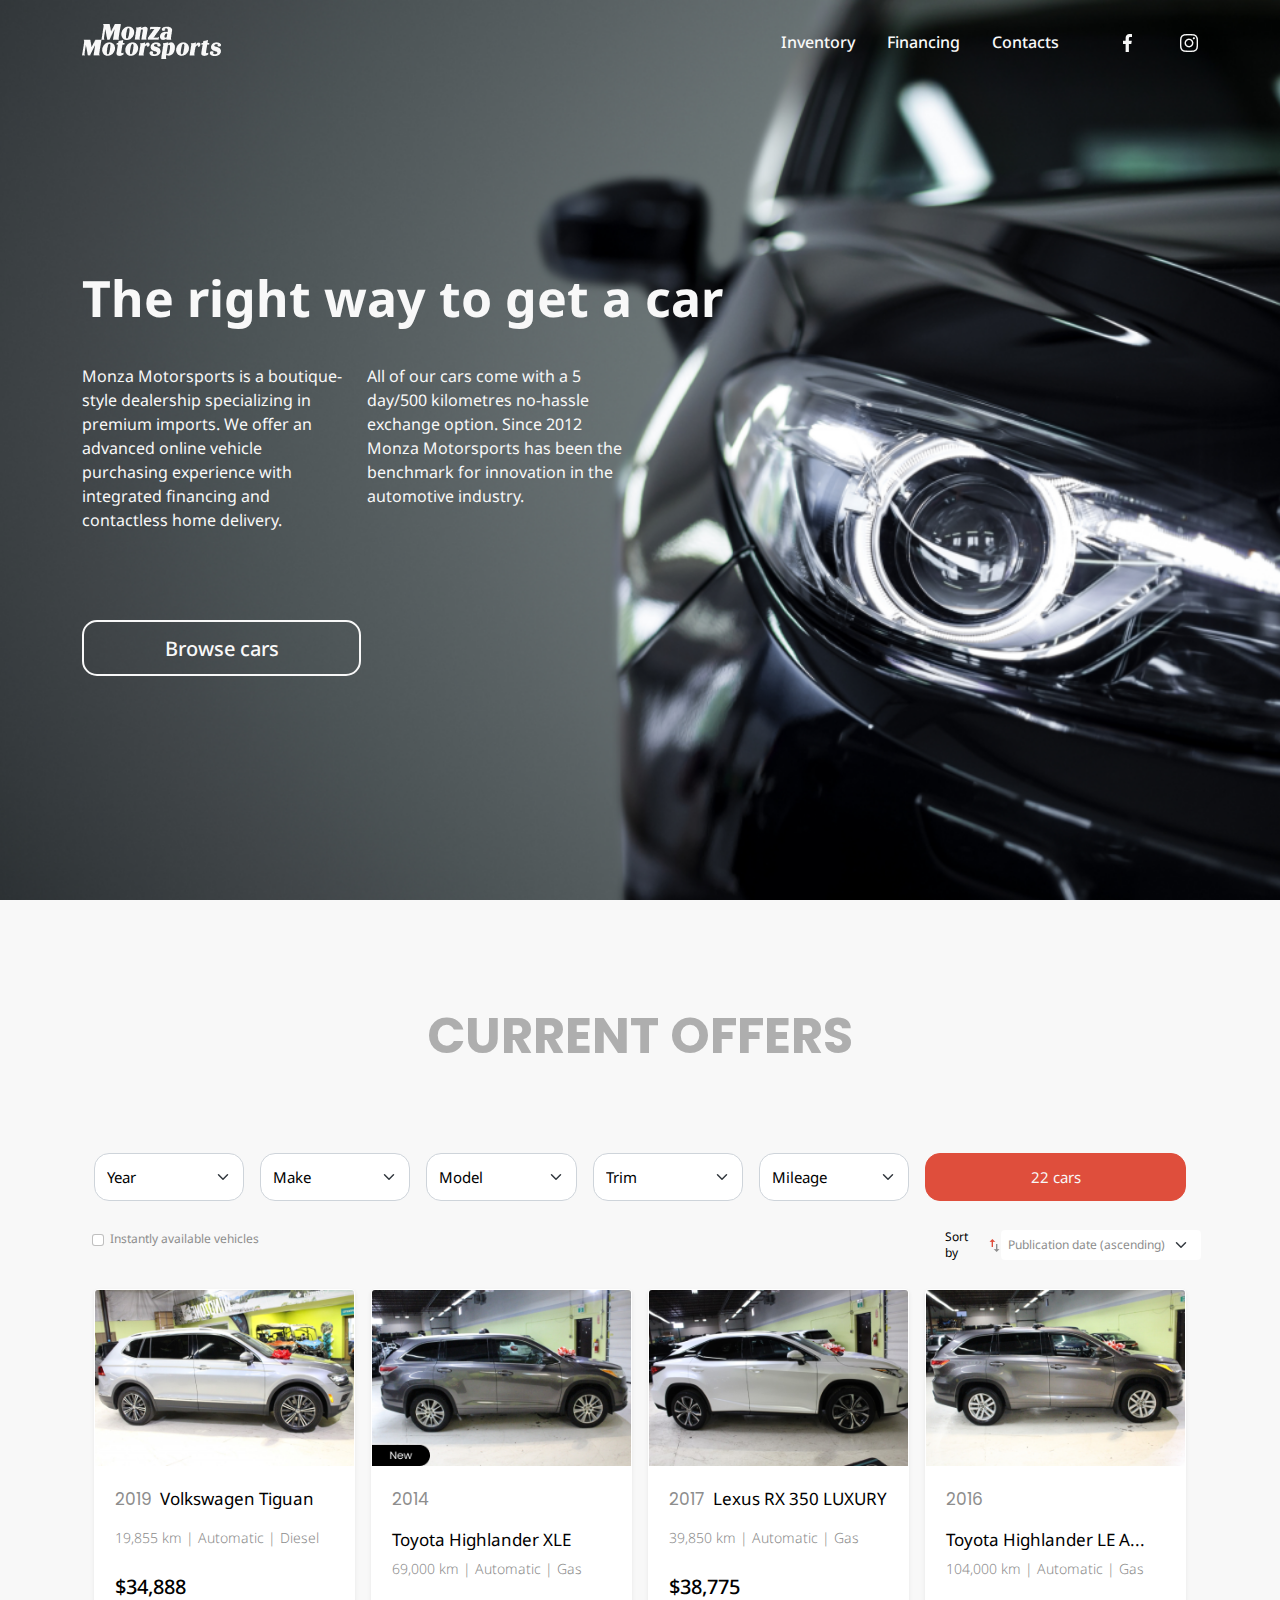
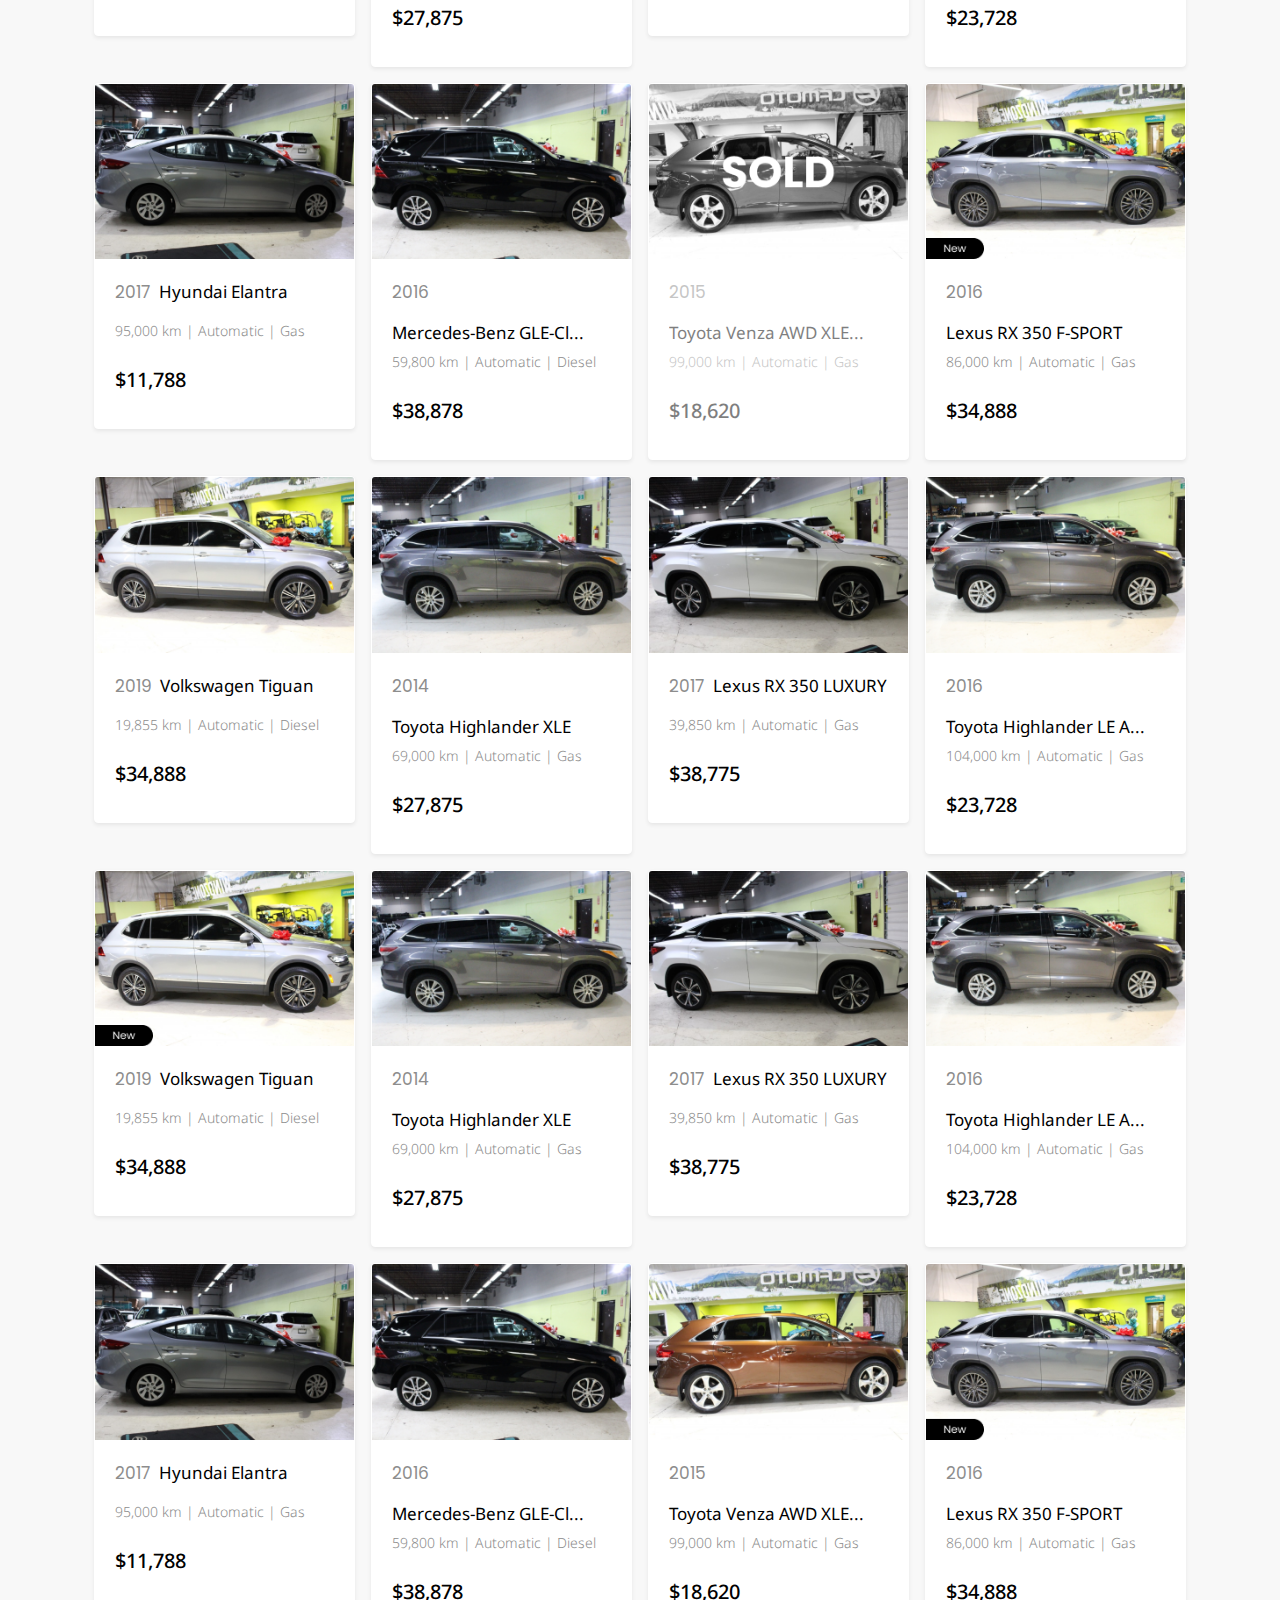
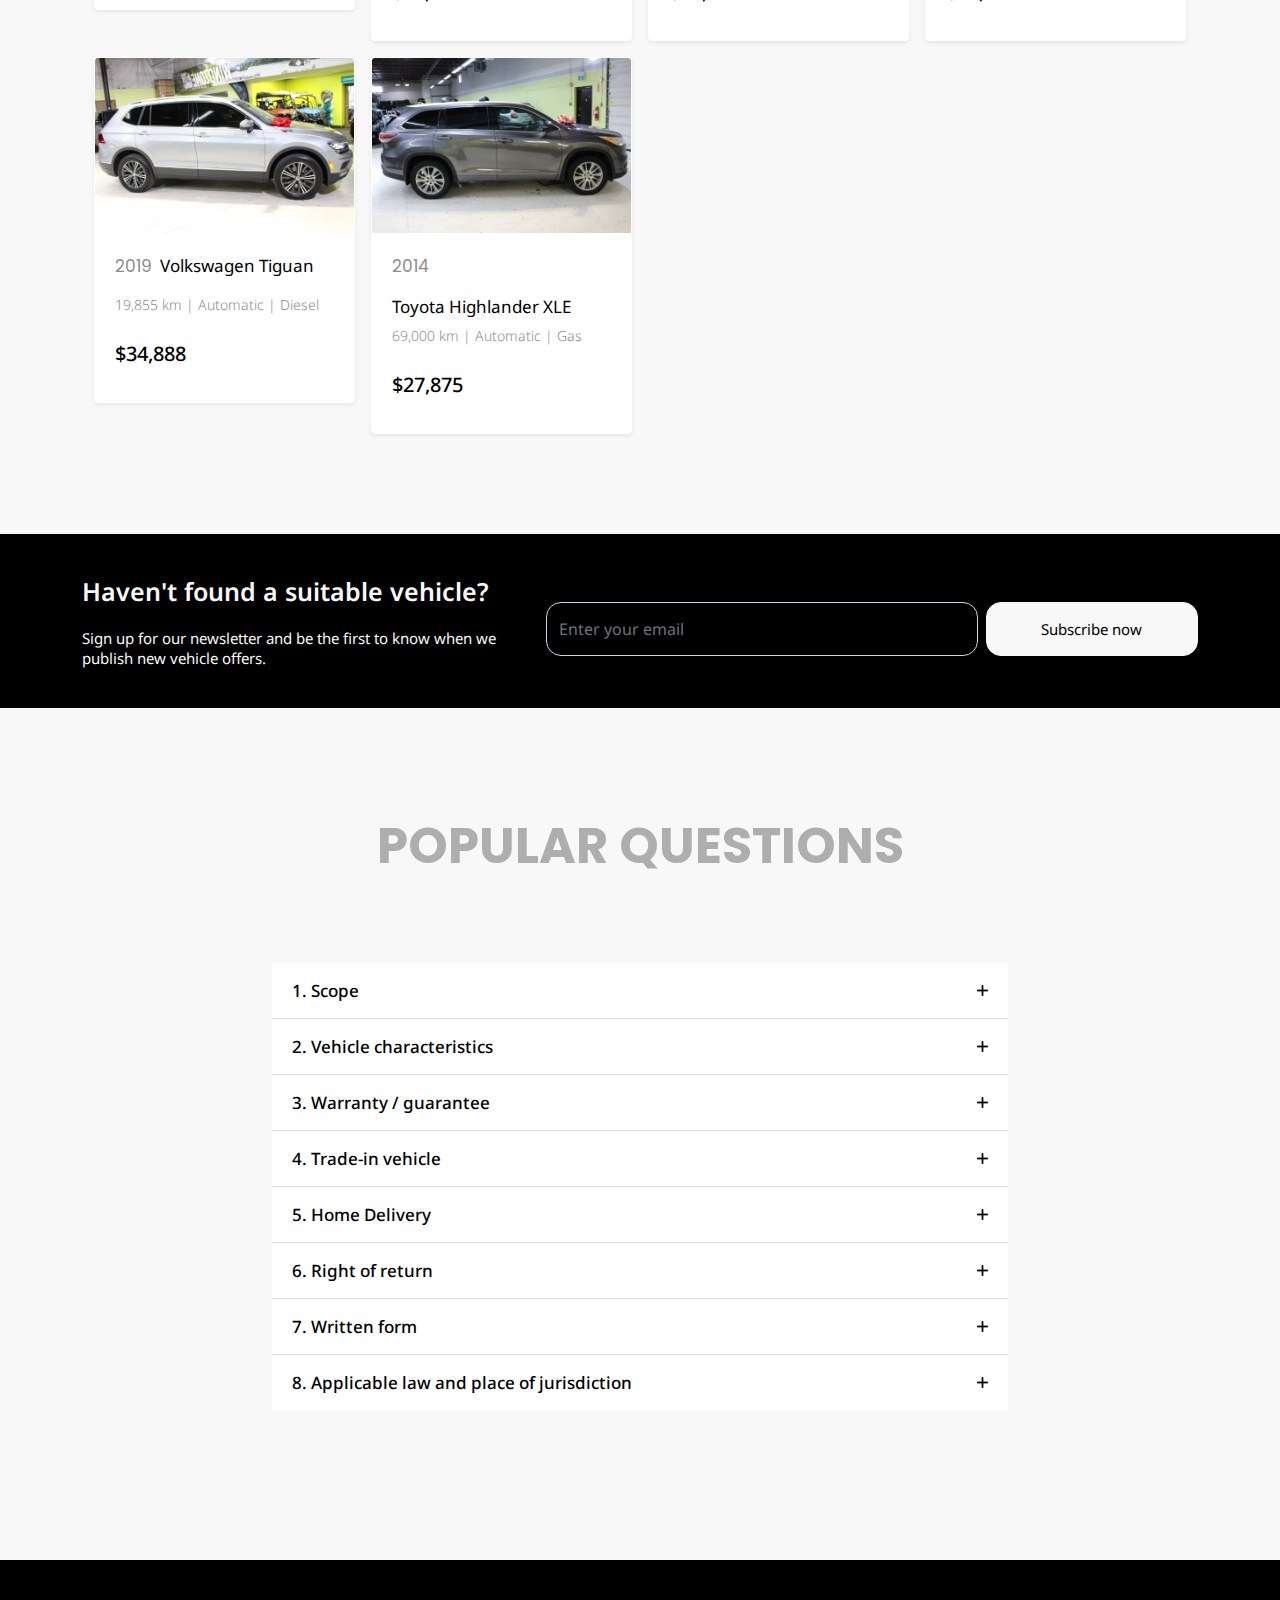
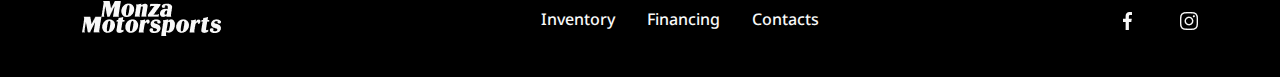
<file: index.html>
<!doctype html><html lang="en"><head><meta charset="utf-8"/><meta name="viewport" content="width=device-width,initial-scale=1"/><link rel="icon" href="./images/main logo black.svg"/><title>Monza Motosports</title><link href="./static/css/main.fe4e1245.chunk.css" rel="stylesheet"></head><body><div id="root"></div><script src="https://cdn.jsdelivr.net/npm/@popperjs/core@2.9.2/dist/umd/popper.min.js" integrity="sha384-IQsoLXl5PILFhosVNubq5LC7Qb9DXgDA9i+tQ8Zj3iwWAwPtgFTxbJ8NT4GN1R8p" crossorigin="anonymous"></script><script src="https://cdn.jsdelivr.net/npm/bootstrap@5.0.2/dist/js/bootstrap.min.js" integrity="sha384-cVKIPhGWiC2Al4u+LWgxfKTRIcfu0JTxR+EQDz/bgldoEyl4H0zUF0QKbrJ0EcQF" crossorigin="anonymous"></script><script>!function(e){function t(t){for(var n,a,p=t[0],c=t[1],i=t[2],f=0,s=[];f<p.length;f++)a=p[f],Object.prototype.hasOwnProperty.call(o,a)&&o[a]&&s.push(o[a][0]),o[a]=0;for(n in c)Object.prototype.hasOwnProperty.call(c,n)&&(e[n]=c[n]);for(l&&l(t);s.length;)s.shift()();return u.push.apply(u,i||[]),r()}function r(){for(var e,t=0;t<u.length;t++){for(var r=u[t],n=!0,p=1;p<r.length;p++){var c=r[p];0!==o[c]&&(n=!1)}n&&(u.splice(t--,1),e=a(a.s=r[0]))}return e}var n={},o={1:0},u=[];function a(t){if(n[t])return n[t].exports;var r=n[t]={i:t,l:!1,exports:{}};return e[t].call(r.exports,r,r.exports,a),r.l=!0,r.exports}a.m=e,a.c=n,a.d=function(e,t,r){a.o(e,t)||Object.defineProperty(e,t,{enumerable:!0,get:r})},a.r=function(e){"undefined"!=typeof Symbol&&Symbol.toStringTag&&Object.defineProperty(e,Symbol.toStringTag,{value:"Module"}),Object.defineProperty(e,"__esModule",{value:!0})},a.t=function(e,t){if(1&t&&(e=a(e)),8&t)return e;if(4&t&&"object"==typeof e&&e&&e.__esModule)return e;var r=Object.create(null);if(a.r(r),Object.defineProperty(r,"default",{enumerable:!0,value:e}),2&t&&"string"!=typeof e)for(var n in e)a.d(r,n,function(t){return e[t]}.bind(null,n));return r},a.n=function(e){var t=e&&e.__esModule?function(){return e.default}:function(){return e};return a.d(t,"a",t),t},a.o=function(e,t){return Object.prototype.hasOwnProperty.call(e,t)},a.p="./";var p=this["webpackJsonpreact-typescript-starter-pack"]=this["webpackJsonpreact-typescript-starter-pack"]||[],c=p.push.bind(p);p.push=t,p=p.slice();for(var i=0;i<p.length;i++)t(p[i]);var l=c;r()}([])</script><script src="./static/js/2.d3f70a01.chunk.js"></script><script src="./static/js/main.1cbaee66.chunk.js"></script></body></html>
</file>
<file: static/css/main.fe4e1245.chunk.css>
@import url(https://fonts.googleapis.com/css2?family=Noto+Sans:wght@300;400;500;600;700&display=swap);@import url(https://fonts.googleapis.com/css2?family=Poppins:wght@400;700&display=swap);
/*!
 * Bootstrap v5.1.3 (https://getbootstrap.com/)
 * Copyright 2011-2021 The Bootstrap Authors
 * Copyright 2011-2021 Twitter, Inc.
 * Licensed under MIT (https://github.com/twbs/bootstrap/blob/main/LICENSE)
 */@-webkit-keyframes progress-bar-stripes{0%{background-position-x:1rem}}@-webkit-keyframes spinner-border{to{-webkit-transform:rotate(1turn);transform:rotate(1turn)}}@-webkit-keyframes spinner-grow{0%{-webkit-transform:scale(0);transform:scale(0)}50%{opacity:1;-webkit-transform:none;transform:none}}@-webkit-keyframes placeholder-glow{50%{opacity:.2}}@-webkit-keyframes placeholder-wave{to{-webkit-mask-position:-200% 0;mask-position:-200% 0}}/*!
 * Bootstrap v5.1.3 (https://getbootstrap.com/)
 * Copyright 2011-2021 The Bootstrap Authors
 * Copyright 2011-2021 Twitter, Inc.
 * Licensed under MIT (https://github.com/twbs/bootstrap/blob/main/LICENSE)
 */:root{--bs-blue:#0d6efd;--bs-indigo:#6610f2;--bs-purple:#6f42c1;--bs-pink:#d63384;--bs-red:#dc3545;--bs-orange:#fd7e14;--bs-yellow:#ffc107;--bs-green:#198754;--bs-teal:#20c997;--bs-cyan:#0dcaf0;--bs-white:#fff;--bs-gray:#6c757d;--bs-gray-dark:#343a40;--bs-gray-100:#f8f9fa;--bs-gray-200:#e9ecef;--bs-gray-300:#dee2e6;--bs-gray-400:#ced4da;--bs-gray-500:#adb5bd;--bs-gray-600:#6c757d;--bs-gray-700:#495057;--bs-gray-800:#343a40;--bs-gray-900:#212529;--bs-primary:#0d6efd;--bs-secondary:#6c757d;--bs-success:#198754;--bs-info:#0dcaf0;--bs-warning:#ffc107;--bs-danger:#dc3545;--bs-light:#f8f9fa;--bs-dark:#212529;--bs-textColor:#000;--bs-backgroundColor:#f8f8f8;--bs-brandColor:#df4e3c;--bs-H2Option:#aeaeae;--bs-textPossibleOption:#8d8d8d;--bs-validationColor:#507a36;--bs-errorColor:#ff2307;--bs-primary-rgb:13,110,253;--bs-secondary-rgb:108,117,125;--bs-success-rgb:25,135,84;--bs-info-rgb:13,202,240;--bs-warning-rgb:255,193,7;--bs-danger-rgb:220,53,69;--bs-light-rgb:248,249,250;--bs-dark-rgb:33,37,41;--bs-white-rgb:255,255,255;--bs-black-rgb:0,0,0;--bs-body-color-rgb:33,37,41;--bs-body-bg-rgb:255,255,255;--bs-font-sans-serif:system-ui,-apple-system,"Segoe UI",Roboto,"Helvetica Neue",Arial,"Noto Sans","Liberation Sans",sans-serif,"Apple Color Emoji","Segoe UI Emoji","Segoe UI Symbol","Noto Color Emoji";--bs-font-monospace:SFMono-Regular,Menlo,Monaco,Consolas,"Liberation Mono","Courier New",monospace;--bs-gradient:linear-gradient(180deg,hsla(0,0%,100%,0.15),hsla(0,0%,100%,0));--bs-body-font-family:var(--bs-font-sans-serif);--bs-body-font-size:1rem;--bs-body-font-weight:400;--bs-body-line-height:1.5;--bs-body-color:#212529;--bs-body-bg:#fff}*,:after,:before{box-sizing:border-box}@media (prefers-reduced-motion:no-preference){:root{scroll-behavior:smooth}}body{margin:0;font-family:system-ui,-apple-system,"Segoe UI",Roboto,"Helvetica Neue",Arial,"Noto Sans","Liberation Sans",sans-serif,"Apple Color Emoji","Segoe UI Emoji","Segoe UI Symbol","Noto Color Emoji";font-family:var(--bs-body-font-family);font-size:1rem;font-size:var(--bs-body-font-size);font-weight:400;font-weight:var(--bs-body-font-weight);line-height:1.5;line-height:var(--bs-body-line-height);color:#212529;color:var(--bs-body-color);text-align:var(--bs-body-text-align);background-color:#fff;background-color:var(--bs-body-bg);-webkit-text-size-adjust:100%;-webkit-tap-highlight-color:rgba(0,0,0,0)}hr{margin:1rem 0;color:inherit;background-color:currentColor;border:0;opacity:.25}hr:not([size]){height:1px}.h1,.h2,.h3,.h4,.h5,.h6,h1,h2,h3,h4,h5,h6{margin-top:0;margin-bottom:.5rem;font-weight:500;line-height:1.2}.h1,h1{font-size:calc(1.375rem + 1.5vw)}@media (min-width:1200px){.h1,h1{font-size:2.5rem}}.h2,h2{font-size:calc(1.325rem + .9vw)}@media (min-width:1200px){.h2,h2{font-size:2rem}}.h3,h3{font-size:calc(1.3rem + .6vw)}@media (min-width:1200px){.h3,h3{font-size:1.75rem}}.h4,h4{font-size:calc(1.275rem + .3vw)}@media (min-width:1200px){.h4,h4{font-size:1.5rem}}.h5,h5{font-size:1.25rem}.h6,h6{font-size:1rem}p{margin-top:0;margin-bottom:1rem}abbr[data-bs-original-title],abbr[title]{-webkit-text-decoration:underline dotted;text-decoration:underline dotted;cursor:help;-webkit-text-decoration-skip-ink:none;text-decoration-skip-ink:none}address{margin-bottom:1rem;font-style:normal;line-height:inherit}ol,ul{padding-left:2rem}dl,ol,ul{margin-top:0;margin-bottom:1rem}ol ol,ol ul,ul ol,ul ul{margin-bottom:0}dt{font-weight:700}dd{margin-bottom:.5rem;margin-left:0}blockquote{margin:0 0 1rem}b,strong{font-weight:bolder}.small,small{font-size:.875em}.mark,mark{padding:.2em;background-color:#fcf8e3}sub,sup{position:relative;font-size:.75em;line-height:0;vertical-align:baseline}sub{bottom:-.25em}sup{top:-.5em}a{color:#0d6efd;text-decoration:underline}a:hover{color:#0a58ca}a:not([href]):not([class]),a:not([href]):not([class]):hover{color:inherit;text-decoration:none}code,kbd,pre,samp{font-family:SFMono-Regular,Menlo,Monaco,Consolas,"Liberation Mono","Courier New",monospace;font-family:var(--bs-font-monospace);font-size:1em;direction:ltr;unicode-bidi:bidi-override}pre{display:block;margin-top:0;margin-bottom:1rem;overflow:auto;font-size:.875em}pre code{font-size:inherit;color:inherit;word-break:normal}code{font-size:.875em;color:#d63384;word-wrap:break-word}a>code{color:inherit}kbd{padding:.2rem .4rem;font-size:.875em;color:#fff;background-color:#212529;border-radius:.2rem}kbd kbd{padding:0;font-size:1em;font-weight:700}figure{margin:0 0 1rem}img,svg{vertical-align:middle}table{caption-side:bottom;border-collapse:collapse}caption{padding-top:.5rem;padding-bottom:.5rem;color:#6c757d;text-align:left}th{text-align:inherit;text-align:-webkit-match-parent}tbody,td,tfoot,th,thead,tr{border:0 solid;border-color:inherit}label{display:inline-block}button{border-radius:0}button:focus:not(:focus-visible){outline:0}button,input,optgroup,select,textarea{margin:0;font-family:inherit;font-size:inherit;line-height:inherit}button,select{text-transform:none}[role=button]{cursor:pointer}select{word-wrap:normal}select:disabled{opacity:1}[list]::-webkit-calendar-picker-indicator{display:none}[type=button],[type=reset],[type=submit],button{-webkit-appearance:button}[type=button]:not(:disabled),[type=reset]:not(:disabled),[type=submit]:not(:disabled),button:not(:disabled){cursor:pointer}::-moz-focus-inner{padding:0;border-style:none}textarea{resize:vertical}fieldset{min-width:0;padding:0;margin:0;border:0}legend{float:left;width:100%;padding:0;margin-bottom:.5rem;font-size:calc(1.275rem + .3vw);line-height:inherit}@media (min-width:1200px){legend{font-size:1.5rem}}legend+*{clear:left}::-webkit-datetime-edit-day-field,::-webkit-datetime-edit-fields-wrapper,::-webkit-datetime-edit-hour-field,::-webkit-datetime-edit-minute,::-webkit-datetime-edit-month-field,::-webkit-datetime-edit-text,::-webkit-datetime-edit-year-field{padding:0}::-webkit-inner-spin-button{height:auto}[type=search]{outline-offset:-2px;-webkit-appearance:textfield}::-webkit-search-decoration{-webkit-appearance:none}::-webkit-color-swatch-wrapper{padding:0}::file-selector-button{font:inherit}::-webkit-file-upload-button{font:inherit;-webkit-appearance:button}output{display:inline-block}iframe{border:0}summary{display:list-item;cursor:pointer}progress{vertical-align:baseline}[hidden]{display:none!important}.lead{font-size:1.25rem;font-weight:300}.display-1{font-size:calc(1.625rem + 4.5vw);font-weight:300;line-height:1.2}@media (min-width:1200px){.display-1{font-size:5rem}}.display-2{font-size:calc(1.575rem + 3.9vw);font-weight:300;line-height:1.2}@media (min-width:1200px){.display-2{font-size:4.5rem}}.display-3{font-size:calc(1.525rem + 3.3vw);font-weight:300;line-height:1.2}@media (min-width:1200px){.display-3{font-size:4rem}}.display-4{font-size:calc(1.475rem + 2.7vw);font-weight:300;line-height:1.2}@media (min-width:1200px){.display-4{font-size:3.5rem}}.display-5{font-size:calc(1.425rem + 2.1vw);font-weight:300;line-height:1.2}@media (min-width:1200px){.display-5{font-size:3rem}}.display-6{font-size:calc(1.375rem + 1.5vw);font-weight:300;line-height:1.2}@media (min-width:1200px){.display-6{font-size:2.5rem}}.list-inline,.list-unstyled{padding-left:0;list-style:none}.list-inline-item{display:inline-block}.list-inline-item:not(:last-child){margin-right:.5rem}.initialism{font-size:.875em;text-transform:uppercase}.blockquote{margin-bottom:1rem;font-size:1.25rem}.blockquote>:last-child{margin-bottom:0}.blockquote-footer{margin-top:-1rem;margin-bottom:1rem;font-size:.875em;color:#6c757d}.blockquote-footer:before{content:"\2014\00A0"}.img-fluid,.img-thumbnail{max-width:100%;height:auto}.img-thumbnail{padding:.25rem;background-color:#fff;border:1px solid #dee2e6;border-radius:.25rem}.figure{display:inline-block}.figure-img{margin-bottom:.5rem;line-height:1}.figure-caption{font-size:.875em;color:#6c757d}.container,.container-fluid,.container-lg,.container-md,.container-sm,.container-xl,.container-xxl{width:100%;padding-right:.75rem;padding-right:var(--bs-gutter-x,.75rem);padding-left:.75rem;padding-left:var(--bs-gutter-x,.75rem);margin-right:auto;margin-left:auto}@media (min-width:576px){.container,.container-sm{max-width:540px}}@media (min-width:768px){.container,.container-md,.container-sm{max-width:720px}}@media (min-width:992px){.container,.container-lg,.container-md,.container-sm{max-width:960px}}@media (min-width:1200px){.container,.container-lg,.container-md,.container-sm,.container-xl{max-width:1140px}}@media (min-width:1400px){.container,.container-lg,.container-md,.container-sm,.container-xl,.container-xxl{max-width:1320px}}.row{--bs-gutter-x:1.5rem;--bs-gutter-y:0;display:-webkit-flex;display:flex;-webkit-flex-wrap:wrap;flex-wrap:wrap;margin-top:calc(var(--bs-gutter-y)*-1);margin-right:calc(var(--bs-gutter-x)*-0.5);margin-left:calc(var(--bs-gutter-x)*-0.5)}.row>*{-webkit-flex-shrink:0;flex-shrink:0;width:100%;max-width:100%;padding-right:calc(var(--bs-gutter-x)*0.5);padding-left:calc(var(--bs-gutter-x)*0.5);margin-top:var(--bs-gutter-y)}.col{-webkit-flex:1 0;flex:1 0}.row-cols-auto>*{width:auto}.row-cols-1>*,.row-cols-auto>*{-webkit-flex:0 0 auto;flex:0 0 auto}.row-cols-1>*{width:100%}.row-cols-2>*{width:50%}.row-cols-2>*,.row-cols-3>*{-webkit-flex:0 0 auto;flex:0 0 auto}.row-cols-3>*{width:33.33333%}.row-cols-4>*{width:25%}.row-cols-4>*,.row-cols-5>*{-webkit-flex:0 0 auto;flex:0 0 auto}.row-cols-5>*{width:20%}.row-cols-6>*{width:16.66667%}.col-auto,.row-cols-6>*{-webkit-flex:0 0 auto;flex:0 0 auto}.col-auto{width:auto}.col-1{width:8.33333%}.col-1,.col-2{-webkit-flex:0 0 auto;flex:0 0 auto}.col-2{width:16.66667%}.col-3{width:25%}.col-3,.col-4{-webkit-flex:0 0 auto;flex:0 0 auto}.col-4{width:33.33333%}.col-5{width:41.66667%}.col-5,.col-6{-webkit-flex:0 0 auto;flex:0 0 auto}.col-6{width:50%}.col-7{width:58.33333%}.col-7,.col-8{-webkit-flex:0 0 auto;flex:0 0 auto}.col-8{width:66.66667%}.col-9{width:75%}.col-9,.col-10{-webkit-flex:0 0 auto;flex:0 0 auto}.col-10{width:83.33333%}.col-11{width:91.66667%}.col-11,.col-12{-webkit-flex:0 0 auto;flex:0 0 auto}.col-12{width:100%}.offset-1{margin-left:8.33333%}.offset-2{margin-left:16.66667%}.offset-3{margin-left:25%}.offset-4{margin-left:33.33333%}.offset-5{margin-left:41.66667%}.offset-6{margin-left:50%}.offset-7{margin-left:58.33333%}.offset-8{margin-left:66.66667%}.offset-9{margin-left:75%}.offset-10{margin-left:83.33333%}.offset-11{margin-left:91.66667%}.g-0,.gx-0{--bs-gutter-x:0}.g-0,.gy-0{--bs-gutter-y:0}.g-1,.gx-1{--bs-gutter-x:.25rem}.g-1,.gy-1{--bs-gutter-y:.25rem}.g-2,.gx-2{--bs-gutter-x:.5rem}.g-2,.gy-2{--bs-gutter-y:.5rem}.g-3,.gx-3{--bs-gutter-x:1rem}.g-3,.gy-3{--bs-gutter-y:1rem}.g-4,.gx-4{--bs-gutter-x:1.5rem}.g-4,.gy-4{--bs-gutter-y:1.5rem}.g-5,.gx-5{--bs-gutter-x:3rem}.g-5,.gy-5{--bs-gutter-y:3rem}@media (min-width:576px){.col-sm{-webkit-flex:1 0;flex:1 0}.row-cols-sm-auto>*{-webkit-flex:0 0 auto;flex:0 0 auto;width:auto}.row-cols-sm-1>*{width:100%}.row-cols-sm-1>*,.row-cols-sm-2>*{-webkit-flex:0 0 auto;flex:0 0 auto}.row-cols-sm-2>*{width:50%}.row-cols-sm-3>*{width:33.33333%}.row-cols-sm-3>*,.row-cols-sm-4>*{-webkit-flex:0 0 auto;flex:0 0 auto}.row-cols-sm-4>*{width:25%}.row-cols-sm-5>*{width:20%}.row-cols-sm-5>*,.row-cols-sm-6>*{-webkit-flex:0 0 auto;flex:0 0 auto}.row-cols-sm-6>*{width:16.66667%}.col-sm-auto{width:auto}.col-sm-1,.col-sm-auto{-webkit-flex:0 0 auto;flex:0 0 auto}.col-sm-1{width:8.33333%}.col-sm-2{width:16.66667%}.col-sm-2,.col-sm-3{-webkit-flex:0 0 auto;flex:0 0 auto}.col-sm-3{width:25%}.col-sm-4{width:33.33333%}.col-sm-4,.col-sm-5{-webkit-flex:0 0 auto;flex:0 0 auto}.col-sm-5{width:41.66667%}.col-sm-6{width:50%}.col-sm-6,.col-sm-7{-webkit-flex:0 0 auto;flex:0 0 auto}.col-sm-7{width:58.33333%}.col-sm-8{width:66.66667%}.col-sm-8,.col-sm-9{-webkit-flex:0 0 auto;flex:0 0 auto}.col-sm-9{width:75%}.col-sm-10{width:83.33333%}.col-sm-10,.col-sm-11{-webkit-flex:0 0 auto;flex:0 0 auto}.col-sm-11{width:91.66667%}.col-sm-12{-webkit-flex:0 0 auto;flex:0 0 auto;width:100%}.offset-sm-0{margin-left:0}.offset-sm-1{margin-left:8.33333%}.offset-sm-2{margin-left:16.66667%}.offset-sm-3{margin-left:25%}.offset-sm-4{margin-left:33.33333%}.offset-sm-5{margin-left:41.66667%}.offset-sm-6{margin-left:50%}.offset-sm-7{margin-left:58.33333%}.offset-sm-8{margin-left:66.66667%}.offset-sm-9{margin-left:75%}.offset-sm-10{margin-left:83.33333%}.offset-sm-11{margin-left:91.66667%}.g-sm-0,.gx-sm-0{--bs-gutter-x:0}.g-sm-0,.gy-sm-0{--bs-gutter-y:0}.g-sm-1,.gx-sm-1{--bs-gutter-x:.25rem}.g-sm-1,.gy-sm-1{--bs-gutter-y:.25rem}.g-sm-2,.gx-sm-2{--bs-gutter-x:.5rem}.g-sm-2,.gy-sm-2{--bs-gutter-y:.5rem}.g-sm-3,.gx-sm-3{--bs-gutter-x:1rem}.g-sm-3,.gy-sm-3{--bs-gutter-y:1rem}.g-sm-4,.gx-sm-4{--bs-gutter-x:1.5rem}.g-sm-4,.gy-sm-4{--bs-gutter-y:1.5rem}.g-sm-5,.gx-sm-5{--bs-gutter-x:3rem}.g-sm-5,.gy-sm-5{--bs-gutter-y:3rem}}@media (min-width:768px){.col-md{-webkit-flex:1 0;flex:1 0}.row-cols-md-auto>*{-webkit-flex:0 0 auto;flex:0 0 auto;width:auto}.row-cols-md-1>*{width:100%}.row-cols-md-1>*,.row-cols-md-2>*{-webkit-flex:0 0 auto;flex:0 0 auto}.row-cols-md-2>*{width:50%}.row-cols-md-3>*{width:33.33333%}.row-cols-md-3>*,.row-cols-md-4>*{-webkit-flex:0 0 auto;flex:0 0 auto}.row-cols-md-4>*{width:25%}.row-cols-md-5>*{width:20%}.row-cols-md-5>*,.row-cols-md-6>*{-webkit-flex:0 0 auto;flex:0 0 auto}.row-cols-md-6>*{width:16.66667%}.col-md-auto{width:auto}.col-md-1,.col-md-auto{-webkit-flex:0 0 auto;flex:0 0 auto}.col-md-1{width:8.33333%}.col-md-2{width:16.66667%}.col-md-2,.col-md-3{-webkit-flex:0 0 auto;flex:0 0 auto}.col-md-3{width:25%}.col-md-4{width:33.33333%}.col-md-4,.col-md-5{-webkit-flex:0 0 auto;flex:0 0 auto}.col-md-5{width:41.66667%}.col-md-6{width:50%}.col-md-6,.col-md-7{-webkit-flex:0 0 auto;flex:0 0 auto}.col-md-7{width:58.33333%}.col-md-8{width:66.66667%}.col-md-8,.col-md-9{-webkit-flex:0 0 auto;flex:0 0 auto}.col-md-9{width:75%}.col-md-10{width:83.33333%}.col-md-10,.col-md-11{-webkit-flex:0 0 auto;flex:0 0 auto}.col-md-11{width:91.66667%}.col-md-12{-webkit-flex:0 0 auto;flex:0 0 auto;width:100%}.offset-md-0{margin-left:0}.offset-md-1{margin-left:8.33333%}.offset-md-2{margin-left:16.66667%}.offset-md-3{margin-left:25%}.offset-md-4{margin-left:33.33333%}.offset-md-5{margin-left:41.66667%}.offset-md-6{margin-left:50%}.offset-md-7{margin-left:58.33333%}.offset-md-8{margin-left:66.66667%}.offset-md-9{margin-left:75%}.offset-md-10{margin-left:83.33333%}.offset-md-11{margin-left:91.66667%}.g-md-0,.gx-md-0{--bs-gutter-x:0}.g-md-0,.gy-md-0{--bs-gutter-y:0}.g-md-1,.gx-md-1{--bs-gutter-x:.25rem}.g-md-1,.gy-md-1{--bs-gutter-y:.25rem}.g-md-2,.gx-md-2{--bs-gutter-x:.5rem}.g-md-2,.gy-md-2{--bs-gutter-y:.5rem}.g-md-3,.gx-md-3{--bs-gutter-x:1rem}.g-md-3,.gy-md-3{--bs-gutter-y:1rem}.g-md-4,.gx-md-4{--bs-gutter-x:1.5rem}.g-md-4,.gy-md-4{--bs-gutter-y:1.5rem}.g-md-5,.gx-md-5{--bs-gutter-x:3rem}.g-md-5,.gy-md-5{--bs-gutter-y:3rem}}@media (min-width:992px){.col-lg{-webkit-flex:1 0;flex:1 0}.row-cols-lg-auto>*{-webkit-flex:0 0 auto;flex:0 0 auto;width:auto}.row-cols-lg-1>*{width:100%}.row-cols-lg-1>*,.row-cols-lg-2>*{-webkit-flex:0 0 auto;flex:0 0 auto}.row-cols-lg-2>*{width:50%}.row-cols-lg-3>*{width:33.33333%}.row-cols-lg-3>*,.row-cols-lg-4>*{-webkit-flex:0 0 auto;flex:0 0 auto}.row-cols-lg-4>*{width:25%}.row-cols-lg-5>*{width:20%}.row-cols-lg-5>*,.row-cols-lg-6>*{-webkit-flex:0 0 auto;flex:0 0 auto}.row-cols-lg-6>*{width:16.66667%}.col-lg-auto{width:auto}.col-lg-1,.col-lg-auto{-webkit-flex:0 0 auto;flex:0 0 auto}.col-lg-1{width:8.33333%}.col-lg-2{width:16.66667%}.col-lg-2,.col-lg-3{-webkit-flex:0 0 auto;flex:0 0 auto}.col-lg-3{width:25%}.col-lg-4{width:33.33333%}.col-lg-4,.col-lg-5{-webkit-flex:0 0 auto;flex:0 0 auto}.col-lg-5{width:41.66667%}.col-lg-6{width:50%}.col-lg-6,.col-lg-7{-webkit-flex:0 0 auto;flex:0 0 auto}.col-lg-7{width:58.33333%}.col-lg-8{width:66.66667%}.col-lg-8,.col-lg-9{-webkit-flex:0 0 auto;flex:0 0 auto}.col-lg-9{width:75%}.col-lg-10{width:83.33333%}.col-lg-10,.col-lg-11{-webkit-flex:0 0 auto;flex:0 0 auto}.col-lg-11{width:91.66667%}.col-lg-12{-webkit-flex:0 0 auto;flex:0 0 auto;width:100%}.offset-lg-0{margin-left:0}.offset-lg-1{margin-left:8.33333%}.offset-lg-2{margin-left:16.66667%}.offset-lg-3{margin-left:25%}.offset-lg-4{margin-left:33.33333%}.offset-lg-5{margin-left:41.66667%}.offset-lg-6{margin-left:50%}.offset-lg-7{margin-left:58.33333%}.offset-lg-8{margin-left:66.66667%}.offset-lg-9{margin-left:75%}.offset-lg-10{margin-left:83.33333%}.offset-lg-11{margin-left:91.66667%}.g-lg-0,.gx-lg-0{--bs-gutter-x:0}.g-lg-0,.gy-lg-0{--bs-gutter-y:0}.g-lg-1,.gx-lg-1{--bs-gutter-x:.25rem}.g-lg-1,.gy-lg-1{--bs-gutter-y:.25rem}.g-lg-2,.gx-lg-2{--bs-gutter-x:.5rem}.g-lg-2,.gy-lg-2{--bs-gutter-y:.5rem}.g-lg-3,.gx-lg-3{--bs-gutter-x:1rem}.g-lg-3,.gy-lg-3{--bs-gutter-y:1rem}.g-lg-4,.gx-lg-4{--bs-gutter-x:1.5rem}.g-lg-4,.gy-lg-4{--bs-gutter-y:1.5rem}.g-lg-5,.gx-lg-5{--bs-gutter-x:3rem}.g-lg-5,.gy-lg-5{--bs-gutter-y:3rem}}@media (min-width:1200px){.col-xl{-webkit-flex:1 0;flex:1 0}.row-cols-xl-auto>*{-webkit-flex:0 0 auto;flex:0 0 auto;width:auto}.row-cols-xl-1>*{width:100%}.row-cols-xl-1>*,.row-cols-xl-2>*{-webkit-flex:0 0 auto;flex:0 0 auto}.row-cols-xl-2>*{width:50%}.row-cols-xl-3>*{width:33.33333%}.row-cols-xl-3>*,.row-cols-xl-4>*{-webkit-flex:0 0 auto;flex:0 0 auto}.row-cols-xl-4>*{width:25%}.row-cols-xl-5>*{width:20%}.row-cols-xl-5>*,.row-cols-xl-6>*{-webkit-flex:0 0 auto;flex:0 0 auto}.row-cols-xl-6>*{width:16.66667%}.col-xl-auto{width:auto}.col-xl-1,.col-xl-auto{-webkit-flex:0 0 auto;flex:0 0 auto}.col-xl-1{width:8.33333%}.col-xl-2{width:16.66667%}.col-xl-2,.col-xl-3{-webkit-flex:0 0 auto;flex:0 0 auto}.col-xl-3{width:25%}.col-xl-4{width:33.33333%}.col-xl-4,.col-xl-5{-webkit-flex:0 0 auto;flex:0 0 auto}.col-xl-5{width:41.66667%}.col-xl-6{width:50%}.col-xl-6,.col-xl-7{-webkit-flex:0 0 auto;flex:0 0 auto}.col-xl-7{width:58.33333%}.col-xl-8{width:66.66667%}.col-xl-8,.col-xl-9{-webkit-flex:0 0 auto;flex:0 0 auto}.col-xl-9{width:75%}.col-xl-10{width:83.33333%}.col-xl-10,.col-xl-11{-webkit-flex:0 0 auto;flex:0 0 auto}.col-xl-11{width:91.66667%}.col-xl-12{-webkit-flex:0 0 auto;flex:0 0 auto;width:100%}.offset-xl-0{margin-left:0}.offset-xl-1{margin-left:8.33333%}.offset-xl-2{margin-left:16.66667%}.offset-xl-3{margin-left:25%}.offset-xl-4{margin-left:33.33333%}.offset-xl-5{margin-left:41.66667%}.offset-xl-6{margin-left:50%}.offset-xl-7{margin-left:58.33333%}.offset-xl-8{margin-left:66.66667%}.offset-xl-9{margin-left:75%}.offset-xl-10{margin-left:83.33333%}.offset-xl-11{margin-left:91.66667%}.g-xl-0,.gx-xl-0{--bs-gutter-x:0}.g-xl-0,.gy-xl-0{--bs-gutter-y:0}.g-xl-1,.gx-xl-1{--bs-gutter-x:.25rem}.g-xl-1,.gy-xl-1{--bs-gutter-y:.25rem}.g-xl-2,.gx-xl-2{--bs-gutter-x:.5rem}.g-xl-2,.gy-xl-2{--bs-gutter-y:.5rem}.g-xl-3,.gx-xl-3{--bs-gutter-x:1rem}.g-xl-3,.gy-xl-3{--bs-gutter-y:1rem}.g-xl-4,.gx-xl-4{--bs-gutter-x:1.5rem}.g-xl-4,.gy-xl-4{--bs-gutter-y:1.5rem}.g-xl-5,.gx-xl-5{--bs-gutter-x:3rem}.g-xl-5,.gy-xl-5{--bs-gutter-y:3rem}}@media (min-width:1400px){.col-xxl{-webkit-flex:1 0;flex:1 0}.row-cols-xxl-auto>*{-webkit-flex:0 0 auto;flex:0 0 auto;width:auto}.row-cols-xxl-1>*{-webkit-flex:0 0 auto;flex:0 0 auto;width:100%}.row-cols-xxl-2>*{-webkit-flex:0 0 auto;flex:0 0 auto;width:50%}.row-cols-xxl-3>*{-webkit-flex:0 0 auto;flex:0 0 auto;width:33.33333%}.row-cols-xxl-4>*{-webkit-flex:0 0 auto;flex:0 0 auto;width:25%}.row-cols-xxl-5>*{-webkit-flex:0 0 auto;flex:0 0 auto;width:20%}.row-cols-xxl-6>*{width:16.66667%}.col-xxl-auto,.row-cols-xxl-6>*{-webkit-flex:0 0 auto;flex:0 0 auto}.col-xxl-auto{width:auto}.col-xxl-1{width:8.33333%}.col-xxl-1,.col-xxl-2{-webkit-flex:0 0 auto;flex:0 0 auto}.col-xxl-2{width:16.66667%}.col-xxl-3{width:25%}.col-xxl-3,.col-xxl-4{-webkit-flex:0 0 auto;flex:0 0 auto}.col-xxl-4{width:33.33333%}.col-xxl-5{width:41.66667%}.col-xxl-5,.col-xxl-6{-webkit-flex:0 0 auto;flex:0 0 auto}.col-xxl-6{width:50%}.col-xxl-7{width:58.33333%}.col-xxl-7,.col-xxl-8{-webkit-flex:0 0 auto;flex:0 0 auto}.col-xxl-8{width:66.66667%}.col-xxl-9{width:75%}.col-xxl-9,.col-xxl-10{-webkit-flex:0 0 auto;flex:0 0 auto}.col-xxl-10{width:83.33333%}.col-xxl-11{width:91.66667%}.col-xxl-11,.col-xxl-12{-webkit-flex:0 0 auto;flex:0 0 auto}.col-xxl-12{width:100%}.offset-xxl-0{margin-left:0}.offset-xxl-1{margin-left:8.33333%}.offset-xxl-2{margin-left:16.66667%}.offset-xxl-3{margin-left:25%}.offset-xxl-4{margin-left:33.33333%}.offset-xxl-5{margin-left:41.66667%}.offset-xxl-6{margin-left:50%}.offset-xxl-7{margin-left:58.33333%}.offset-xxl-8{margin-left:66.66667%}.offset-xxl-9{margin-left:75%}.offset-xxl-10{margin-left:83.33333%}.offset-xxl-11{margin-left:91.66667%}.g-xxl-0,.gx-xxl-0{--bs-gutter-x:0}.g-xxl-0,.gy-xxl-0{--bs-gutter-y:0}.g-xxl-1,.gx-xxl-1{--bs-gutter-x:.25rem}.g-xxl-1,.gy-xxl-1{--bs-gutter-y:.25rem}.g-xxl-2,.gx-xxl-2{--bs-gutter-x:.5rem}.g-xxl-2,.gy-xxl-2{--bs-gutter-y:.5rem}.g-xxl-3,.gx-xxl-3{--bs-gutter-x:1rem}.g-xxl-3,.gy-xxl-3{--bs-gutter-y:1rem}.g-xxl-4,.gx-xxl-4{--bs-gutter-x:1.5rem}.g-xxl-4,.gy-xxl-4{--bs-gutter-y:1.5rem}.g-xxl-5,.gx-xxl-5{--bs-gutter-x:3rem}.g-xxl-5,.gy-xxl-5{--bs-gutter-y:3rem}}.table{--bs-table-bg:transparent;--bs-table-accent-bg:transparent;--bs-table-striped-color:#212529;--bs-table-striped-bg:rgba(0,0,0,0.05);--bs-table-active-color:#212529;--bs-table-active-bg:rgba(0,0,0,0.1);--bs-table-hover-color:#212529;--bs-table-hover-bg:rgba(0,0,0,0.075);width:100%;margin-bottom:1rem;color:#212529;vertical-align:top;border-color:#dee2e6}.table>:not(caption)>*>*{padding:.5rem;background-color:var(--bs-table-bg);border-bottom-width:1px;box-shadow:inset 0 0 0 9999px var(--bs-table-accent-bg)}.table>tbody{vertical-align:inherit}.table>thead{vertical-align:bottom}.table>:not(:first-child){border-top:2px solid}.caption-top{caption-side:top}.table-sm>:not(caption)>*>*{padding:.25rem}.table-bordered>:not(caption)>*{border-width:1px 0}.table-bordered>:not(caption)>*>*{border-width:0 1px}.table-borderless>:not(caption)>*>*{border-bottom-width:0}.table-borderless>:not(:first-child){border-top-width:0}.table-striped>tbody>tr:nth-of-type(odd)>*{--bs-table-accent-bg:var(--bs-table-striped-bg);color:var(--bs-table-striped-color)}.table-active{--bs-table-accent-bg:var(--bs-table-active-bg);color:var(--bs-table-active-color)}.table-hover>tbody>tr:hover>*{--bs-table-accent-bg:var(--bs-table-hover-bg);color:var(--bs-table-hover-color)}.table-primary{--bs-table-bg:#cfe2ff;--bs-table-striped-bg:#c5d7f2;--bs-table-striped-color:#000;--bs-table-active-bg:#bacbe6;--bs-table-active-color:#000;--bs-table-hover-bg:#bfd1ec;--bs-table-hover-color:#000;color:#000;border-color:#bacbe6}.table-secondary{--bs-table-bg:#e2e3e5;--bs-table-striped-bg:#d7d8da;--bs-table-striped-color:#000;--bs-table-active-bg:#cbccce;--bs-table-active-color:#000;--bs-table-hover-bg:#d1d2d4;--bs-table-hover-color:#000;color:#000;border-color:#cbccce}.table-success{--bs-table-bg:#d1e7dd;--bs-table-striped-bg:#c7dbd2;--bs-table-striped-color:#000;--bs-table-active-bg:#bcd0c7;--bs-table-active-color:#000;--bs-table-hover-bg:#c1d6cc;--bs-table-hover-color:#000;color:#000;border-color:#bcd0c7}.table-info{--bs-table-bg:#cff4fc;--bs-table-striped-bg:#c5e8ef;--bs-table-striped-color:#000;--bs-table-active-bg:#badce3;--bs-table-active-color:#000;--bs-table-hover-bg:#bfe2e9;--bs-table-hover-color:#000;color:#000;border-color:#badce3}.table-warning{--bs-table-bg:#fff3cd;--bs-table-striped-bg:#f2e7c3;--bs-table-striped-color:#000;--bs-table-active-bg:#e6dbb9;--bs-table-active-color:#000;--bs-table-hover-bg:#ece1be;--bs-table-hover-color:#000;color:#000;border-color:#e6dbb9}.table-danger{--bs-table-bg:#f8d7da;--bs-table-striped-bg:#eccccf;--bs-table-striped-color:#000;--bs-table-active-bg:#dfc2c4;--bs-table-active-color:#000;--bs-table-hover-bg:#e5c7ca;--bs-table-hover-color:#000;color:#000;border-color:#dfc2c4}.table-light{--bs-table-bg:#f8f9fa;--bs-table-striped-bg:#ecedee;--bs-table-striped-color:#000;--bs-table-active-bg:#dfe0e1;--bs-table-active-color:#000;--bs-table-hover-bg:#e5e6e7;--bs-table-hover-color:#000;color:#000;border-color:#dfe0e1}.table-dark{--bs-table-bg:#212529;--bs-table-striped-bg:#2c3034;--bs-table-striped-color:#fff;--bs-table-active-bg:#373b3e;--bs-table-active-color:#fff;--bs-table-hover-bg:#323539;--bs-table-hover-color:#fff;color:#fff;border-color:#373b3e}.table-responsive{overflow-x:auto;-webkit-overflow-scrolling:touch}@media (max-width:575.98px){.table-responsive-sm{overflow-x:auto;-webkit-overflow-scrolling:touch}}@media (max-width:767.98px){.table-responsive-md{overflow-x:auto;-webkit-overflow-scrolling:touch}}@media (max-width:991.98px){.table-responsive-lg{overflow-x:auto;-webkit-overflow-scrolling:touch}}@media (max-width:1199.98px){.table-responsive-xl{overflow-x:auto;-webkit-overflow-scrolling:touch}}@media (max-width:1399.98px){.table-responsive-xxl{overflow-x:auto;-webkit-overflow-scrolling:touch}}.form-label{margin-bottom:.5rem}.col-form-label{padding-top:calc(.375rem + 1px);padding-bottom:calc(.375rem + 1px);margin-bottom:0;font-size:inherit;line-height:1.5}.col-form-label-lg{padding-top:calc(.5rem + 1px);padding-bottom:calc(.5rem + 1px);font-size:1.25rem}.col-form-label-sm{padding-top:calc(.25rem + 1px);padding-bottom:calc(.25rem + 1px);font-size:.875rem}.form-text{margin-top:.25rem;font-size:.875em;color:#6c757d}.form-control{display:block;width:100%;padding:.375rem .75rem;font-size:1rem;font-weight:400;line-height:1.5;color:#212529;background-color:#fff;background-clip:padding-box;border:1px solid #ced4da;-webkit-appearance:none;appearance:none;border-radius:.25rem;transition:border-color .15s ease-in-out,box-shadow .15s ease-in-out}@media (prefers-reduced-motion:reduce){.form-control{transition:none}}.form-control[type=file]{overflow:hidden}.form-control[type=file]:not(:disabled):not([readonly]){cursor:pointer}.form-control:focus{color:#212529;background-color:#fff;border-color:#86b7fe;outline:0;box-shadow:0 0 0 .25rem rgba(13,110,253,.25)}.form-control::-webkit-date-and-time-value{height:1.5em}.form-control::-webkit-input-placeholder{color:#6c757d;opacity:1}.form-control:-ms-input-placeholder{color:#6c757d;opacity:1}.form-control::placeholder{color:#6c757d;opacity:1}.form-control:disabled,.form-control[readonly]{background-color:#e9ecef;opacity:1}.form-control::file-selector-button{padding:.375rem .75rem;margin:-.375rem -.75rem;-webkit-margin-end:.75rem;margin-inline-end:.75rem;color:#212529;background-color:#e9ecef;pointer-events:none;border:0 solid;border-color:inherit;border-inline-end-width:1px;border-radius:0;transition:color .15s ease-in-out,background-color .15s ease-in-out,border-color .15s ease-in-out,box-shadow .15s ease-in-out}@media (prefers-reduced-motion:reduce){.form-control::file-selector-button{transition:none}}.form-control:hover:not(:disabled):not([readonly])::file-selector-button{background-color:#dde0e3}.form-control::-webkit-file-upload-button{padding:.375rem .75rem;margin:-.375rem -.75rem;-webkit-margin-end:.75rem;margin-inline-end:.75rem;color:#212529;background-color:#e9ecef;pointer-events:none;border:0 solid;border-color:inherit;border-inline-end-width:1px;border-radius:0;-webkit-transition:color .15s ease-in-out,background-color .15s ease-in-out,border-color .15s ease-in-out,box-shadow .15s ease-in-out;transition:color .15s ease-in-out,background-color .15s ease-in-out,border-color .15s ease-in-out,box-shadow .15s ease-in-out}@media (prefers-reduced-motion:reduce){.form-control::-webkit-file-upload-button{-webkit-transition:none;transition:none}}.form-control:hover:not(:disabled):not([readonly])::-webkit-file-upload-button{background-color:#dde0e3}.form-control-plaintext{display:block;width:100%;padding:.375rem 0;margin-bottom:0;line-height:1.5;color:#212529;background-color:transparent;border:solid transparent;border-width:1px 0}.form-control-plaintext.form-control-lg,.form-control-plaintext.form-control-sm{padding-right:0;padding-left:0}.form-control-sm{min-height:calc(1.5em + .5rem + 2px);padding:.25rem .5rem;font-size:.875rem;border-radius:.2rem}.form-control-sm::file-selector-button{padding:.25rem .5rem;margin:-.25rem -.5rem;-webkit-margin-end:.5rem;margin-inline-end:.5rem}.form-control-sm::-webkit-file-upload-button{padding:.25rem .5rem;margin:-.25rem -.5rem;-webkit-margin-end:.5rem;margin-inline-end:.5rem}.form-control-lg{min-height:calc(1.5em + 1rem + 2px);padding:.5rem 1rem;font-size:1.25rem;border-radius:.3rem}.form-control-lg::file-selector-button{padding:.5rem 1rem;margin:-.5rem -1rem;-webkit-margin-end:1rem;margin-inline-end:1rem}.form-control-lg::-webkit-file-upload-button{padding:.5rem 1rem;margin:-.5rem -1rem;-webkit-margin-end:1rem;margin-inline-end:1rem}textarea.form-control{min-height:calc(1.5em + .75rem + 2px)}textarea.form-control-sm{min-height:calc(1.5em + .5rem + 2px)}textarea.form-control-lg{min-height:calc(1.5em + 1rem + 2px)}.form-control-color{width:3rem;height:auto;padding:.375rem}.form-control-color:not(:disabled):not([readonly]){cursor:pointer}.form-control-color::-moz-color-swatch{height:1.5em;border-radius:.25rem}.form-control-color::-webkit-color-swatch{height:1.5em;border-radius:.25rem}.form-select{display:block;width:100%;padding:.375rem 2.25rem .375rem .75rem;-moz-padding-start:calc(.75rem - 3px);font-size:1rem;font-weight:400;line-height:1.5;color:#212529;background-color:#fff;background-image:url("data:image/svg+xml;charset=utf-8,%3Csvg xmlns='http://www.w3.org/2000/svg' viewBox='0 0 16 16'%3E%3Cpath fill='none' stroke='%23343a40' stroke-linecap='round' stroke-linejoin='round' stroke-width='2' d='M2 5l6 6 6-6'/%3E%3C/svg%3E");background-repeat:no-repeat;background-position:right .75rem center;background-size:16px 12px;border:1px solid #ced4da;border-radius:.25rem;transition:border-color .15s ease-in-out,box-shadow .15s ease-in-out;-webkit-appearance:none;appearance:none}@media (prefers-reduced-motion:reduce){.form-select{transition:none}}.form-select:focus{border-color:#86b7fe;outline:0;box-shadow:0 0 0 .25rem rgba(13,110,253,.25)}.form-select[multiple],.form-select[size]:not([size="1"]){padding-right:.75rem;background-image:none}.form-select:disabled{background-color:#e9ecef}.form-select:-moz-focusring{color:transparent;text-shadow:0 0 0 #212529}.form-select-sm{padding-top:.25rem;padding-bottom:.25rem;padding-left:.5rem;font-size:.875rem;border-radius:.2rem}.form-select-lg{padding-top:.5rem;padding-bottom:.5rem;padding-left:1rem;font-size:1.25rem;border-radius:.3rem}.form-check{display:block;min-height:1.5rem;padding-left:1.5em;margin-bottom:.125rem}.form-check .form-check-input{float:left;margin-left:-1.5em}.form-check-input{width:1em;height:1em;margin-top:.25em;vertical-align:top;background-color:#fff;background-repeat:no-repeat;background-position:50%;background-size:contain;border:1px solid rgba(0,0,0,.25);-webkit-appearance:none;appearance:none;-webkit-print-color-adjust:exact;color-adjust:exact}.form-check-input[type=checkbox]{border-radius:.25em}.form-check-input[type=radio]{border-radius:50%}.form-check-input:active{-webkit-filter:brightness(90%);filter:brightness(90%)}.form-check-input:focus{border-color:#86b7fe;outline:0;box-shadow:0 0 0 .25rem rgba(13,110,253,.25)}.form-check-input:checked{background-color:#0d6efd;border-color:#0d6efd}.form-check-input:checked[type=checkbox]{background-image:url("data:image/svg+xml;charset=utf-8,%3Csvg xmlns='http://www.w3.org/2000/svg' viewBox='0 0 20 20'%3E%3Cpath fill='none' stroke='%23fff' stroke-linecap='round' stroke-linejoin='round' stroke-width='3' d='M6 10l3 3 6-6'/%3E%3C/svg%3E")}.form-check-input:checked[type=radio]{background-image:url("data:image/svg+xml;charset=utf-8,%3Csvg xmlns='http://www.w3.org/2000/svg' viewBox='-4 -4 8 8'%3E%3Ccircle r='2' fill='%23fff'/%3E%3C/svg%3E")}.form-check-input[type=checkbox]:indeterminate{background-color:#0d6efd;border-color:#0d6efd;background-image:url("data:image/svg+xml;charset=utf-8,%3Csvg xmlns='http://www.w3.org/2000/svg' viewBox='0 0 20 20'%3E%3Cpath fill='none' stroke='%23fff' stroke-linecap='round' stroke-linejoin='round' stroke-width='3' d='M6 10h8'/%3E%3C/svg%3E")}.form-check-input:disabled{pointer-events:none;-webkit-filter:none;filter:none;opacity:.5}.form-check-input:disabled~.form-check-label,.form-check-input[disabled]~.form-check-label{opacity:.5}.form-switch{padding-left:2.5em}.form-switch .form-check-input{width:2em;margin-left:-2.5em;background-image:url("data:image/svg+xml;charset=utf-8,%3Csvg xmlns='http://www.w3.org/2000/svg' viewBox='-4 -4 8 8'%3E%3Ccircle r='3' fill='rgba(0,0,0,0.25)'/%3E%3C/svg%3E");background-position:0;border-radius:2em;transition:background-position .15s ease-in-out}@media (prefers-reduced-motion:reduce){.form-switch .form-check-input{transition:none}}.form-switch .form-check-input:focus{background-image:url("data:image/svg+xml;charset=utf-8,%3Csvg xmlns='http://www.w3.org/2000/svg' viewBox='-4 -4 8 8'%3E%3Ccircle r='3' fill='%2386b7fe'/%3E%3C/svg%3E")}.form-switch .form-check-input:checked{background-position:100%;background-image:url("data:image/svg+xml;charset=utf-8,%3Csvg xmlns='http://www.w3.org/2000/svg' viewBox='-4 -4 8 8'%3E%3Ccircle r='3' fill='%23fff'/%3E%3C/svg%3E")}.form-check-inline{display:inline-block;margin-right:1rem}.btn-check{position:absolute;clip:rect(0,0,0,0);pointer-events:none}.btn-check:disabled+.btn,.btn-check[disabled]+.btn{pointer-events:none;-webkit-filter:none;filter:none;opacity:.65}.form-range{width:100%;height:1.5rem;padding:0;background-color:transparent;-webkit-appearance:none;appearance:none}.form-range:focus{outline:0}.form-range:focus::-webkit-slider-thumb{box-shadow:0 0 0 1px #fff,0 0 0 .25rem rgba(13,110,253,.25)}.form-range:focus::-moz-range-thumb{box-shadow:0 0 0 1px #fff,0 0 0 .25rem rgba(13,110,253,.25)}.form-range::-moz-focus-outer{border:0}.form-range::-webkit-slider-thumb{width:1rem;height:1rem;margin-top:-.25rem;background-color:#0d6efd;border:0;border-radius:1rem;-webkit-transition:background-color .15s ease-in-out,border-color .15s ease-in-out,box-shadow .15s ease-in-out;transition:background-color .15s ease-in-out,border-color .15s ease-in-out,box-shadow .15s ease-in-out;-webkit-appearance:none;appearance:none}@media (prefers-reduced-motion:reduce){.form-range::-webkit-slider-thumb{-webkit-transition:none;transition:none}}.form-range::-webkit-slider-thumb:active{background-color:#b6d4fe}.form-range::-webkit-slider-runnable-track{width:100%;height:.5rem;color:transparent;cursor:pointer;background-color:#dee2e6;border-color:transparent;border-radius:1rem}.form-range::-moz-range-thumb{width:1rem;height:1rem;background-color:#0d6efd;border:0;border-radius:1rem;-moz-transition:background-color .15s ease-in-out,border-color .15s ease-in-out,box-shadow .15s ease-in-out;transition:background-color .15s ease-in-out,border-color .15s ease-in-out,box-shadow .15s ease-in-out;appearance:none}@media (prefers-reduced-motion:reduce){.form-range::-moz-range-thumb{-moz-transition:none;transition:none}}.form-range::-moz-range-thumb:active{background-color:#b6d4fe}.form-range::-moz-range-track{width:100%;height:.5rem;color:transparent;cursor:pointer;background-color:#dee2e6;border-color:transparent;border-radius:1rem}.form-range:disabled{pointer-events:none}.form-range:disabled::-webkit-slider-thumb{background-color:#adb5bd}.form-range:disabled::-moz-range-thumb{background-color:#adb5bd}.form-floating{position:relative}.form-floating>.form-control,.form-floating>.form-select{height:calc(3.5rem + 2px);line-height:1.25}.form-floating>label{position:absolute;top:0;left:0;height:100%;padding:1rem .75rem;pointer-events:none;border:1px solid transparent;-webkit-transform-origin:0 0;transform-origin:0 0;transition:opacity .1s ease-in-out,-webkit-transform .1s ease-in-out;transition:opacity .1s ease-in-out,transform .1s ease-in-out;transition:opacity .1s ease-in-out,transform .1s ease-in-out,-webkit-transform .1s ease-in-out}@media (prefers-reduced-motion:reduce){.form-floating>label{transition:none}}.form-floating>.form-control{padding:1rem .75rem}.form-floating>.form-control::-webkit-input-placeholder{color:transparent}.form-floating>.form-control:-ms-input-placeholder{color:transparent}.form-floating>.form-control::placeholder{color:transparent}.form-floating>.form-control:not(:-ms-input-placeholder){padding-top:1.625rem;padding-bottom:.625rem}.form-floating>.form-control:focus,.form-floating>.form-control:not(:placeholder-shown){padding-top:1.625rem;padding-bottom:.625rem}.form-floating>.form-control:-webkit-autofill{padding-top:1.625rem;padding-bottom:.625rem}.form-floating>.form-select{padding-top:1.625rem;padding-bottom:.625rem}.form-floating>.form-control:not(:-ms-input-placeholder)~label{opacity:.65;transform:scale(.85) translateY(-.5rem) translateX(.15rem)}.form-floating>.form-control:focus~label,.form-floating>.form-control:not(:placeholder-shown)~label,.form-floating>.form-select~label{opacity:.65;-webkit-transform:scale(.85) translateY(-.5rem) translateX(.15rem);transform:scale(.85) translateY(-.5rem) translateX(.15rem)}.form-floating>.form-control:-webkit-autofill~label{opacity:.65;-webkit-transform:scale(.85) translateY(-.5rem) translateX(.15rem);transform:scale(.85) translateY(-.5rem) translateX(.15rem)}.input-group{position:relative;display:-webkit-flex;display:flex;-webkit-flex-wrap:wrap;flex-wrap:wrap;-webkit-align-items:stretch;align-items:stretch;width:100%}.input-group>.form-control,.input-group>.form-select{position:relative;-webkit-flex:1 1 auto;flex:1 1 auto;width:1%;min-width:0}.input-group>.form-control:focus,.input-group>.form-select:focus{z-index:3}.input-group .btn{position:relative;z-index:2}.input-group .btn:focus{z-index:3}.input-group-text{display:-webkit-flex;display:flex;-webkit-align-items:center;align-items:center;padding:.375rem .75rem;font-size:1rem;font-weight:400;line-height:1.5;color:#212529;text-align:center;white-space:nowrap;background-color:#e9ecef;border:1px solid #ced4da;border-radius:.25rem}.input-group-lg>.btn,.input-group-lg>.form-control,.input-group-lg>.form-select,.input-group-lg>.input-group-text{padding:.5rem 1rem;font-size:1.25rem;border-radius:.3rem}.input-group-sm>.btn,.input-group-sm>.form-control,.input-group-sm>.form-select,.input-group-sm>.input-group-text{padding:.25rem .5rem;font-size:.875rem;border-radius:.2rem}.input-group-lg>.form-select,.input-group-sm>.form-select{padding-right:3rem}.input-group.has-validation>.dropdown-toggle:nth-last-child(n+4),.input-group.has-validation>:nth-last-child(n+3):not(.dropdown-toggle):not(.dropdown-menu),.input-group:not(.has-validation)>.dropdown-toggle:nth-last-child(n+3),.input-group:not(.has-validation)>:not(:last-child):not(.dropdown-toggle):not(.dropdown-menu){border-top-right-radius:0;border-bottom-right-radius:0}.input-group>:not(:first-child):not(.dropdown-menu):not(.valid-tooltip):not(.valid-feedback):not(.invalid-tooltip):not(.invalid-feedback){margin-left:-1px;border-top-left-radius:0;border-bottom-left-radius:0}.valid-feedback{display:none;width:100%;margin-top:.25rem;font-size:.875em;color:#198754}.valid-tooltip{position:absolute;top:100%;z-index:5;display:none;max-width:100%;padding:.25rem .5rem;margin-top:.1rem;font-size:.875rem;color:#fff;background-color:rgba(25,135,84,.9);border-radius:.25rem}.is-valid~.valid-feedback,.is-valid~.valid-tooltip,.was-validated :valid~.valid-feedback,.was-validated :valid~.valid-tooltip{display:block}.form-control.is-valid,.was-validated .form-control:valid{border-color:#198754;padding-right:calc(1.5em + .75rem);background-image:url("data:image/svg+xml;charset=utf-8,%3Csvg xmlns='http://www.w3.org/2000/svg' viewBox='0 0 8 8'%3E%3Cpath fill='%23198754' d='M2.3 6.73L.6 4.53c-.4-1.04.46-1.4 1.1-.8l1.1 1.4 3.4-3.8c.6-.63 1.6-.27 1.2.7l-4 4.6c-.43.5-.8.4-1.1.1z'/%3E%3C/svg%3E");background-repeat:no-repeat;background-position:right calc(.375em + .1875rem) center;background-size:calc(.75em + .375rem) calc(.75em + .375rem)}.form-control.is-valid:focus,.was-validated .form-control:valid:focus{border-color:#198754;box-shadow:0 0 0 .25rem rgba(25,135,84,.25)}.was-validated textarea.form-control:valid,textarea.form-control.is-valid{padding-right:calc(1.5em + .75rem);background-position:top calc(.375em + .1875rem) right calc(.375em + .1875rem)}.form-select.is-valid,.was-validated .form-select:valid{border-color:#198754}.form-select.is-valid:not([multiple]):not([size]),.form-select.is-valid:not([multiple])[size="1"],.was-validated .form-select:valid:not([multiple]):not([size]),.was-validated .form-select:valid:not([multiple])[size="1"]{padding-right:4.125rem;background-image:url("data:image/svg+xml;charset=utf-8,%3Csvg xmlns='http://www.w3.org/2000/svg' viewBox='0 0 16 16'%3E%3Cpath fill='none' stroke='%23343a40' stroke-linecap='round' stroke-linejoin='round' stroke-width='2' d='M2 5l6 6 6-6'/%3E%3C/svg%3E"),url("data:image/svg+xml;charset=utf-8,%3Csvg xmlns='http://www.w3.org/2000/svg' viewBox='0 0 8 8'%3E%3Cpath fill='%23198754' d='M2.3 6.73L.6 4.53c-.4-1.04.46-1.4 1.1-.8l1.1 1.4 3.4-3.8c.6-.63 1.6-.27 1.2.7l-4 4.6c-.43.5-.8.4-1.1.1z'/%3E%3C/svg%3E");background-position:right .75rem center,center right 2.25rem;background-size:16px 12px,calc(.75em + .375rem) calc(.75em + .375rem)}.form-select.is-valid:focus,.was-validated .form-select:valid:focus{border-color:#198754;box-shadow:0 0 0 .25rem rgba(25,135,84,.25)}.form-check-input.is-valid,.was-validated .form-check-input:valid{border-color:#198754}.form-check-input.is-valid:checked,.was-validated .form-check-input:valid:checked{background-color:#198754}.form-check-input.is-valid:focus,.was-validated .form-check-input:valid:focus{box-shadow:0 0 0 .25rem rgba(25,135,84,.25)}.form-check-input.is-valid~.form-check-label,.was-validated .form-check-input:valid~.form-check-label{color:#198754}.form-check-inline .form-check-input~.valid-feedback{margin-left:.5em}.input-group .form-control.is-valid,.input-group .form-select.is-valid,.was-validated .input-group .form-control:valid,.was-validated .input-group .form-select:valid{z-index:1}.input-group .form-control.is-valid:focus,.input-group .form-select.is-valid:focus,.was-validated .input-group .form-control:valid:focus,.was-validated .input-group .form-select:valid:focus{z-index:3}.invalid-feedback{display:none;width:100%;margin-top:.25rem;font-size:.875em;color:#dc3545}.invalid-tooltip{position:absolute;top:100%;z-index:5;display:none;max-width:100%;padding:.25rem .5rem;margin-top:.1rem;font-size:.875rem;color:#fff;background-color:rgba(220,53,69,.9);border-radius:.25rem}.is-invalid~.invalid-feedback,.is-invalid~.invalid-tooltip,.was-validated :invalid~.invalid-feedback,.was-validated :invalid~.invalid-tooltip{display:block}.form-control.is-invalid,.was-validated .form-control:invalid{border-color:#dc3545;padding-right:calc(1.5em + .75rem);background-image:url("data:image/svg+xml;charset=utf-8,%3Csvg xmlns='http://www.w3.org/2000/svg' width='12' height='12' fill='none' stroke='%23dc3545'%3E%3Ccircle cx='6' cy='6' r='4.5'/%3E%3Cpath stroke-linejoin='round' d='M5.8 3.6h.4L6 6.5z'/%3E%3Ccircle cx='6' cy='8.2' r='.6' fill='%23dc3545' stroke='none'/%3E%3C/svg%3E");background-repeat:no-repeat;background-position:right calc(.375em + .1875rem) center;background-size:calc(.75em + .375rem) calc(.75em + .375rem)}.form-control.is-invalid:focus,.was-validated .form-control:invalid:focus{border-color:#dc3545;box-shadow:0 0 0 .25rem rgba(220,53,69,.25)}.was-validated textarea.form-control:invalid,textarea.form-control.is-invalid{padding-right:calc(1.5em + .75rem);background-position:top calc(.375em + .1875rem) right calc(.375em + .1875rem)}.form-select.is-invalid,.was-validated .form-select:invalid{border-color:#dc3545}.form-select.is-invalid:not([multiple]):not([size]),.form-select.is-invalid:not([multiple])[size="1"],.was-validated .form-select:invalid:not([multiple]):not([size]),.was-validated .form-select:invalid:not([multiple])[size="1"]{padding-right:4.125rem;background-image:url("data:image/svg+xml;charset=utf-8,%3Csvg xmlns='http://www.w3.org/2000/svg' viewBox='0 0 16 16'%3E%3Cpath fill='none' stroke='%23343a40' stroke-linecap='round' stroke-linejoin='round' stroke-width='2' d='M2 5l6 6 6-6'/%3E%3C/svg%3E"),url("data:image/svg+xml;charset=utf-8,%3Csvg xmlns='http://www.w3.org/2000/svg' width='12' height='12' fill='none' stroke='%23dc3545'%3E%3Ccircle cx='6' cy='6' r='4.5'/%3E%3Cpath stroke-linejoin='round' d='M5.8 3.6h.4L6 6.5z'/%3E%3Ccircle cx='6' cy='8.2' r='.6' fill='%23dc3545' stroke='none'/%3E%3C/svg%3E");background-position:right .75rem center,center right 2.25rem;background-size:16px 12px,calc(.75em + .375rem) calc(.75em + .375rem)}.form-select.is-invalid:focus,.was-validated .form-select:invalid:focus{border-color:#dc3545;box-shadow:0 0 0 .25rem rgba(220,53,69,.25)}.form-check-input.is-invalid,.was-validated .form-check-input:invalid{border-color:#dc3545}.form-check-input.is-invalid:checked,.was-validated .form-check-input:invalid:checked{background-color:#dc3545}.form-check-input.is-invalid:focus,.was-validated .form-check-input:invalid:focus{box-shadow:0 0 0 .25rem rgba(220,53,69,.25)}.form-check-input.is-invalid~.form-check-label,.was-validated .form-check-input:invalid~.form-check-label{color:#dc3545}.form-check-inline .form-check-input~.invalid-feedback{margin-left:.5em}.input-group .form-control.is-invalid,.input-group .form-select.is-invalid,.was-validated .input-group .form-control:invalid,.was-validated .input-group .form-select:invalid{z-index:2}.input-group .form-control.is-invalid:focus,.input-group .form-select.is-invalid:focus,.was-validated .input-group .form-control:invalid:focus,.was-validated .input-group .form-select:invalid:focus{z-index:3}.btn{display:inline-block;font-weight:400;line-height:1.5;color:#212529;text-align:center;text-decoration:none;vertical-align:middle;cursor:pointer;-webkit-user-select:none;-ms-user-select:none;user-select:none;background-color:transparent;border:1px solid transparent;padding:.375rem .75rem;font-size:1rem;border-radius:.25rem;transition:color .15s ease-in-out,background-color .15s ease-in-out,border-color .15s ease-in-out,box-shadow .15s ease-in-out}@media (prefers-reduced-motion:reduce){.btn{transition:none}}.btn:hover{color:#212529}.btn-check:focus+.btn,.btn:focus{outline:0;box-shadow:0 0 0 .25rem rgba(13,110,253,.25)}.btn.disabled,.btn:disabled,fieldset:disabled .btn{pointer-events:none;opacity:.65}.btn-primary{color:#fff;background-color:#0d6efd;border-color:#0d6efd}.btn-check:focus+.btn-primary,.btn-primary:focus,.btn-primary:hover{color:#fff;background-color:#0b5ed7;border-color:#0a58ca}.btn-check:focus+.btn-primary,.btn-primary:focus{box-shadow:0 0 0 .25rem rgba(49,132,253,.5)}.btn-check:active+.btn-primary,.btn-check:checked+.btn-primary,.btn-primary.active,.btn-primary:active,.show>.btn-primary.dropdown-toggle{color:#fff;background-color:#0a58ca;border-color:#0a53be}.btn-check:active+.btn-primary:focus,.btn-check:checked+.btn-primary:focus,.btn-primary.active:focus,.btn-primary:active:focus,.show>.btn-primary.dropdown-toggle:focus{box-shadow:0 0 0 .25rem rgba(49,132,253,.5)}.btn-primary.disabled,.btn-primary:disabled{color:#fff;background-color:#0d6efd;border-color:#0d6efd}.btn-secondary{color:#fff;background-color:#6c757d;border-color:#6c757d}.btn-check:focus+.btn-secondary,.btn-secondary:focus,.btn-secondary:hover{color:#fff;background-color:#5c636a;border-color:#565e64}.btn-check:focus+.btn-secondary,.btn-secondary:focus{box-shadow:0 0 0 .25rem rgba(130,138,145,.5)}.btn-check:active+.btn-secondary,.btn-check:checked+.btn-secondary,.btn-secondary.active,.btn-secondary:active,.show>.btn-secondary.dropdown-toggle{color:#fff;background-color:#565e64;border-color:#51585e}.btn-check:active+.btn-secondary:focus,.btn-check:checked+.btn-secondary:focus,.btn-secondary.active:focus,.btn-secondary:active:focus,.show>.btn-secondary.dropdown-toggle:focus{box-shadow:0 0 0 .25rem rgba(130,138,145,.5)}.btn-secondary.disabled,.btn-secondary:disabled{color:#fff;background-color:#6c757d;border-color:#6c757d}.btn-success{color:#fff;background-color:#198754;border-color:#198754}.btn-check:focus+.btn-success,.btn-success:focus,.btn-success:hover{color:#fff;background-color:#157347;border-color:#146c43}.btn-check:focus+.btn-success,.btn-success:focus{box-shadow:0 0 0 .25rem rgba(60,153,110,.5)}.btn-check:active+.btn-success,.btn-check:checked+.btn-success,.btn-success.active,.btn-success:active,.show>.btn-success.dropdown-toggle{color:#fff;background-color:#146c43;border-color:#13653f}.btn-check:active+.btn-success:focus,.btn-check:checked+.btn-success:focus,.btn-success.active:focus,.btn-success:active:focus,.show>.btn-success.dropdown-toggle:focus{box-shadow:0 0 0 .25rem rgba(60,153,110,.5)}.btn-success.disabled,.btn-success:disabled{color:#fff;background-color:#198754;border-color:#198754}.btn-info{color:#000;background-color:#0dcaf0;border-color:#0dcaf0}.btn-check:focus+.btn-info,.btn-info:focus,.btn-info:hover{color:#000;background-color:#31d2f2;border-color:#25cff2}.btn-check:focus+.btn-info,.btn-info:focus{box-shadow:0 0 0 .25rem rgba(11,172,204,.5)}.btn-check:active+.btn-info,.btn-check:checked+.btn-info,.btn-info.active,.btn-info:active,.show>.btn-info.dropdown-toggle{color:#000;background-color:#3dd5f3;border-color:#25cff2}.btn-check:active+.btn-info:focus,.btn-check:checked+.btn-info:focus,.btn-info.active:focus,.btn-info:active:focus,.show>.btn-info.dropdown-toggle:focus{box-shadow:0 0 0 .25rem rgba(11,172,204,.5)}.btn-info.disabled,.btn-info:disabled{color:#000;background-color:#0dcaf0;border-color:#0dcaf0}.btn-warning{color:#000;background-color:#ffc107;border-color:#ffc107}.btn-check:focus+.btn-warning,.btn-warning:focus,.btn-warning:hover{color:#000;background-color:#ffca2c;border-color:#ffc720}.btn-check:focus+.btn-warning,.btn-warning:focus{box-shadow:0 0 0 .25rem rgba(217,164,6,.5)}.btn-check:active+.btn-warning,.btn-check:checked+.btn-warning,.btn-warning.active,.btn-warning:active,.show>.btn-warning.dropdown-toggle{color:#000;background-color:#ffcd39;border-color:#ffc720}.btn-check:active+.btn-warning:focus,.btn-check:checked+.btn-warning:focus,.btn-warning.active:focus,.btn-warning:active:focus,.show>.btn-warning.dropdown-toggle:focus{box-shadow:0 0 0 .25rem rgba(217,164,6,.5)}.btn-warning.disabled,.btn-warning:disabled{color:#000;background-color:#ffc107;border-color:#ffc107}.btn-danger{color:#fff;background-color:#dc3545;border-color:#dc3545}.btn-check:focus+.btn-danger,.btn-danger:focus,.btn-danger:hover{color:#fff;background-color:#bb2d3b;border-color:#b02a37}.btn-check:focus+.btn-danger,.btn-danger:focus{box-shadow:0 0 0 .25rem rgba(225,83,97,.5)}.btn-check:active+.btn-danger,.btn-check:checked+.btn-danger,.btn-danger.active,.btn-danger:active,.show>.btn-danger.dropdown-toggle{color:#fff;background-color:#b02a37;border-color:#a52834}.btn-check:active+.btn-danger:focus,.btn-check:checked+.btn-danger:focus,.btn-danger.active:focus,.btn-danger:active:focus,.show>.btn-danger.dropdown-toggle:focus{box-shadow:0 0 0 .25rem rgba(225,83,97,.5)}.btn-danger.disabled,.btn-danger:disabled{color:#fff;background-color:#dc3545;border-color:#dc3545}.btn-light{color:#000;background-color:#f8f9fa;border-color:#f8f9fa}.btn-check:focus+.btn-light,.btn-light:focus,.btn-light:hover{color:#000;background-color:#f9fafb;border-color:#f9fafb}.btn-check:focus+.btn-light,.btn-light:focus{box-shadow:0 0 0 .25rem rgba(211,212,213,.5)}.btn-check:active+.btn-light,.btn-check:checked+.btn-light,.btn-light.active,.btn-light:active,.show>.btn-light.dropdown-toggle{color:#000;background-color:#f9fafb;border-color:#f9fafb}.btn-check:active+.btn-light:focus,.btn-check:checked+.btn-light:focus,.btn-light.active:focus,.btn-light:active:focus,.show>.btn-light.dropdown-toggle:focus{box-shadow:0 0 0 .25rem rgba(211,212,213,.5)}.btn-light.disabled,.btn-light:disabled{color:#000;background-color:#f8f9fa;border-color:#f8f9fa}.btn-dark{color:#fff;background-color:#212529;border-color:#212529}.btn-check:focus+.btn-dark,.btn-dark:focus,.btn-dark:hover{color:#fff;background-color:#1c1f23;border-color:#1a1e21}.btn-check:focus+.btn-dark,.btn-dark:focus{box-shadow:0 0 0 .25rem rgba(66,70,73,.5)}.btn-check:active+.btn-dark,.btn-check:checked+.btn-dark,.btn-dark.active,.btn-dark:active,.show>.btn-dark.dropdown-toggle{color:#fff;background-color:#1a1e21;border-color:#191c1f}.btn-check:active+.btn-dark:focus,.btn-check:checked+.btn-dark:focus,.btn-dark.active:focus,.btn-dark:active:focus,.show>.btn-dark.dropdown-toggle:focus{box-shadow:0 0 0 .25rem rgba(66,70,73,.5)}.btn-dark.disabled,.btn-dark:disabled{color:#fff;background-color:#212529;border-color:#212529}.btn-textColor,.btn-textColor:hover{color:#fff;background-color:#000;border-color:#000}.btn-check:focus+.btn-textColor,.btn-textColor:focus{color:#fff;background-color:#000;border-color:#000;box-shadow:0 0 0 .25rem rgba(38,38,38,.5)}.btn-check:active+.btn-textColor,.btn-check:checked+.btn-textColor,.btn-textColor.active,.btn-textColor:active,.show>.btn-textColor.dropdown-toggle{color:#fff;background-color:#000;border-color:#000}.btn-check:active+.btn-textColor:focus,.btn-check:checked+.btn-textColor:focus,.btn-textColor.active:focus,.btn-textColor:active:focus,.show>.btn-textColor.dropdown-toggle:focus{box-shadow:0 0 0 .25rem rgba(38,38,38,.5)}.btn-textColor.disabled,.btn-textColor:disabled{color:#fff;background-color:#000;border-color:#000}.btn-backgroundColor{color:#000;background-color:#f8f8f8;border-color:#f8f8f8}.btn-backgroundColor:hover{color:#000;background-color:#f9f9f9;border-color:#f9f9f9}.btn-backgroundColor:focus,.btn-check:focus+.btn-backgroundColor{color:#000;background-color:#f9f9f9;border-color:#f9f9f9;box-shadow:0 0 0 .25rem hsla(0,0%,82.7%,.5)}.btn-backgroundColor.active,.btn-backgroundColor:active,.btn-check:active+.btn-backgroundColor,.btn-check:checked+.btn-backgroundColor,.show>.btn-backgroundColor.dropdown-toggle{color:#000;background-color:#f9f9f9;border-color:#f9f9f9}.btn-backgroundColor.active:focus,.btn-backgroundColor:active:focus,.btn-check:active+.btn-backgroundColor:focus,.btn-check:checked+.btn-backgroundColor:focus,.show>.btn-backgroundColor.dropdown-toggle:focus{box-shadow:0 0 0 .25rem hsla(0,0%,82.7%,.5)}.btn-backgroundColor.disabled,.btn-backgroundColor:disabled{color:#000;background-color:#f8f8f8;border-color:#f8f8f8}.btn-brandColor{color:#000;background-color:#df4e3c;border-color:#df4e3c}.btn-brandColor:focus,.btn-brandColor:hover,.btn-check:focus+.btn-brandColor{color:#000;background-color:#e46959;border-color:#e26050}.btn-brandColor:focus,.btn-check:focus+.btn-brandColor{box-shadow:0 0 0 .25rem rgba(190,66,51,.5)}.btn-brandColor.active,.btn-brandColor:active,.btn-check:active+.btn-brandColor,.btn-check:checked+.btn-brandColor,.show>.btn-brandColor.dropdown-toggle{color:#000;background-color:#e57163;border-color:#e26050}.btn-brandColor.active:focus,.btn-brandColor:active:focus,.btn-check:active+.btn-brandColor:focus,.btn-check:checked+.btn-brandColor:focus,.show>.btn-brandColor.dropdown-toggle:focus{box-shadow:0 0 0 .25rem rgba(190,66,51,.5)}.btn-brandColor.disabled,.btn-brandColor:disabled{color:#000;background-color:#df4e3c;border-color:#df4e3c}.btn-H2Option{color:#000;background-color:#aeaeae;border-color:#aeaeae}.btn-check:focus+.btn-H2Option,.btn-H2Option:focus,.btn-H2Option:hover{color:#000;background-color:#bababa;border-color:#b6b6b6}.btn-check:focus+.btn-H2Option,.btn-H2Option:focus{box-shadow:0 0 0 .25rem hsla(0,0%,58%,.5)}.btn-check:active+.btn-H2Option,.btn-check:checked+.btn-H2Option,.btn-H2Option.active,.btn-H2Option:active,.show>.btn-H2Option.dropdown-toggle{color:#000;background-color:#bebebe;border-color:#b6b6b6}.btn-check:active+.btn-H2Option:focus,.btn-check:checked+.btn-H2Option:focus,.btn-H2Option.active:focus,.btn-H2Option:active:focus,.show>.btn-H2Option.dropdown-toggle:focus{box-shadow:0 0 0 .25rem hsla(0,0%,58%,.5)}.btn-H2Option.disabled,.btn-H2Option:disabled{color:#000;background-color:#aeaeae;border-color:#aeaeae}.btn-textPossibleOption{color:#000;background-color:#8d8d8d;border-color:#8d8d8d}.btn-textPossibleOption:hover{color:#000;background-color:#9e9e9e;border-color:#989898}.btn-check:focus+.btn-textPossibleOption,.btn-textPossibleOption:focus{color:#000;background-color:#9e9e9e;border-color:#989898;box-shadow:0 0 0 .25rem hsla(0,0%,47.1%,.5)}.btn-check:active+.btn-textPossibleOption,.btn-check:checked+.btn-textPossibleOption,.btn-textPossibleOption.active,.btn-textPossibleOption:active,.show>.btn-textPossibleOption.dropdown-toggle{color:#000;background-color:#a4a4a4;border-color:#989898}.btn-check:active+.btn-textPossibleOption:focus,.btn-check:checked+.btn-textPossibleOption:focus,.btn-textPossibleOption.active:focus,.btn-textPossibleOption:active:focus,.show>.btn-textPossibleOption.dropdown-toggle:focus{box-shadow:0 0 0 .25rem hsla(0,0%,47.1%,.5)}.btn-textPossibleOption.disabled,.btn-textPossibleOption:disabled{color:#000;background-color:#8d8d8d;border-color:#8d8d8d}.btn-validationColor{color:#fff;background-color:#507a36;border-color:#507a36}.btn-validationColor:hover{color:#fff;background-color:#44682e;border-color:#40622b}.btn-check:focus+.btn-validationColor,.btn-validationColor:focus{color:#fff;background-color:#44682e;border-color:#40622b;box-shadow:0 0 0 .25rem rgba(106,142,84,.5)}.btn-check:active+.btn-validationColor,.btn-check:checked+.btn-validationColor,.btn-validationColor.active,.btn-validationColor:active,.show>.btn-validationColor.dropdown-toggle{color:#fff;background-color:#40622b;border-color:#3c5c29}.btn-check:active+.btn-validationColor:focus,.btn-check:checked+.btn-validationColor:focus,.btn-validationColor.active:focus,.btn-validationColor:active:focus,.show>.btn-validationColor.dropdown-toggle:focus{box-shadow:0 0 0 .25rem rgba(106,142,84,.5)}.btn-validationColor.disabled,.btn-validationColor:disabled{color:#fff;background-color:#507a36;border-color:#507a36}.btn-errorColor{color:#000;background-color:#ff2307;border-color:#ff2307}.btn-check:focus+.btn-errorColor,.btn-errorColor:focus,.btn-errorColor:hover{color:#000;background-color:#ff442c;border-color:#ff3920}.btn-check:focus+.btn-errorColor,.btn-errorColor:focus{box-shadow:0 0 0 .25rem rgba(217,30,6,.5)}.btn-check:active+.btn-errorColor,.btn-check:checked+.btn-errorColor,.btn-errorColor.active,.btn-errorColor:active,.show>.btn-errorColor.dropdown-toggle{color:#000;background-color:#ff4f39;border-color:#ff3920}.btn-check:active+.btn-errorColor:focus,.btn-check:checked+.btn-errorColor:focus,.btn-errorColor.active:focus,.btn-errorColor:active:focus,.show>.btn-errorColor.dropdown-toggle:focus{box-shadow:0 0 0 .25rem rgba(217,30,6,.5)}.btn-errorColor.disabled,.btn-errorColor:disabled{color:#000;background-color:#ff2307;border-color:#ff2307}.btn-outline-primary{color:#0d6efd;border-color:#0d6efd}.btn-outline-primary:hover{color:#fff;background-color:#0d6efd;border-color:#0d6efd}.btn-check:focus+.btn-outline-primary,.btn-outline-primary:focus{box-shadow:0 0 0 .25rem rgba(13,110,253,.5)}.btn-check:active+.btn-outline-primary,.btn-check:checked+.btn-outline-primary,.btn-outline-primary.active,.btn-outline-primary.dropdown-toggle.show,.btn-outline-primary:active{color:#fff;background-color:#0d6efd;border-color:#0d6efd}.btn-check:active+.btn-outline-primary:focus,.btn-check:checked+.btn-outline-primary:focus,.btn-outline-primary.active:focus,.btn-outline-primary.dropdown-toggle.show:focus,.btn-outline-primary:active:focus{box-shadow:0 0 0 .25rem rgba(13,110,253,.5)}.btn-outline-primary.disabled,.btn-outline-primary:disabled{color:#0d6efd;background-color:transparent}.btn-outline-secondary{color:#6c757d;border-color:#6c757d}.btn-outline-secondary:hover{color:#fff;background-color:#6c757d;border-color:#6c757d}.btn-check:focus+.btn-outline-secondary,.btn-outline-secondary:focus{box-shadow:0 0 0 .25rem rgba(108,117,125,.5)}.btn-check:active+.btn-outline-secondary,.btn-check:checked+.btn-outline-secondary,.btn-outline-secondary.active,.btn-outline-secondary.dropdown-toggle.show,.btn-outline-secondary:active{color:#fff;background-color:#6c757d;border-color:#6c757d}.btn-check:active+.btn-outline-secondary:focus,.btn-check:checked+.btn-outline-secondary:focus,.btn-outline-secondary.active:focus,.btn-outline-secondary.dropdown-toggle.show:focus,.btn-outline-secondary:active:focus{box-shadow:0 0 0 .25rem rgba(108,117,125,.5)}.btn-outline-secondary.disabled,.btn-outline-secondary:disabled{color:#6c757d;background-color:transparent}.btn-outline-success{color:#198754;border-color:#198754}.btn-outline-success:hover{color:#fff;background-color:#198754;border-color:#198754}.btn-check:focus+.btn-outline-success,.btn-outline-success:focus{box-shadow:0 0 0 .25rem rgba(25,135,84,.5)}.btn-check:active+.btn-outline-success,.btn-check:checked+.btn-outline-success,.btn-outline-success.active,.btn-outline-success.dropdown-toggle.show,.btn-outline-success:active{color:#fff;background-color:#198754;border-color:#198754}.btn-check:active+.btn-outline-success:focus,.btn-check:checked+.btn-outline-success:focus,.btn-outline-success.active:focus,.btn-outline-success.dropdown-toggle.show:focus,.btn-outline-success:active:focus{box-shadow:0 0 0 .25rem rgba(25,135,84,.5)}.btn-outline-success.disabled,.btn-outline-success:disabled{color:#198754;background-color:transparent}.btn-outline-info{color:#0dcaf0;border-color:#0dcaf0}.btn-outline-info:hover{color:#000;background-color:#0dcaf0;border-color:#0dcaf0}.btn-check:focus+.btn-outline-info,.btn-outline-info:focus{box-shadow:0 0 0 .25rem rgba(13,202,240,.5)}.btn-check:active+.btn-outline-info,.btn-check:checked+.btn-outline-info,.btn-outline-info.active,.btn-outline-info.dropdown-toggle.show,.btn-outline-info:active{color:#000;background-color:#0dcaf0;border-color:#0dcaf0}.btn-check:active+.btn-outline-info:focus,.btn-check:checked+.btn-outline-info:focus,.btn-outline-info.active:focus,.btn-outline-info.dropdown-toggle.show:focus,.btn-outline-info:active:focus{box-shadow:0 0 0 .25rem rgba(13,202,240,.5)}.btn-outline-info.disabled,.btn-outline-info:disabled{color:#0dcaf0;background-color:transparent}.btn-outline-warning{color:#ffc107;border-color:#ffc107}.btn-outline-warning:hover{color:#000;background-color:#ffc107;border-color:#ffc107}.btn-check:focus+.btn-outline-warning,.btn-outline-warning:focus{box-shadow:0 0 0 .25rem rgba(255,193,7,.5)}.btn-check:active+.btn-outline-warning,.btn-check:checked+.btn-outline-warning,.btn-outline-warning.active,.btn-outline-warning.dropdown-toggle.show,.btn-outline-warning:active{color:#000;background-color:#ffc107;border-color:#ffc107}.btn-check:active+.btn-outline-warning:focus,.btn-check:checked+.btn-outline-warning:focus,.btn-outline-warning.active:focus,.btn-outline-warning.dropdown-toggle.show:focus,.btn-outline-warning:active:focus{box-shadow:0 0 0 .25rem rgba(255,193,7,.5)}.btn-outline-warning.disabled,.btn-outline-warning:disabled{color:#ffc107;background-color:transparent}.btn-outline-danger{color:#dc3545;border-color:#dc3545}.btn-outline-danger:hover{color:#fff;background-color:#dc3545;border-color:#dc3545}.btn-check:focus+.btn-outline-danger,.btn-outline-danger:focus{box-shadow:0 0 0 .25rem rgba(220,53,69,.5)}.btn-check:active+.btn-outline-danger,.btn-check:checked+.btn-outline-danger,.btn-outline-danger.active,.btn-outline-danger.dropdown-toggle.show,.btn-outline-danger:active{color:#fff;background-color:#dc3545;border-color:#dc3545}.btn-check:active+.btn-outline-danger:focus,.btn-check:checked+.btn-outline-danger:focus,.btn-outline-danger.active:focus,.btn-outline-danger.dropdown-toggle.show:focus,.btn-outline-danger:active:focus{box-shadow:0 0 0 .25rem rgba(220,53,69,.5)}.btn-outline-danger.disabled,.btn-outline-danger:disabled{color:#dc3545;background-color:transparent}.btn-outline-light{color:#f8f9fa;border-color:#f8f9fa}.btn-outline-light:hover{color:#000;background-color:#f8f9fa;border-color:#f8f9fa}.btn-check:focus+.btn-outline-light,.btn-outline-light:focus{box-shadow:0 0 0 .25rem rgba(248,249,250,.5)}.btn-check:active+.btn-outline-light,.btn-check:checked+.btn-outline-light,.btn-outline-light.active,.btn-outline-light.dropdown-toggle.show,.btn-outline-light:active{color:#000;background-color:#f8f9fa;border-color:#f8f9fa}.btn-check:active+.btn-outline-light:focus,.btn-check:checked+.btn-outline-light:focus,.btn-outline-light.active:focus,.btn-outline-light.dropdown-toggle.show:focus,.btn-outline-light:active:focus{box-shadow:0 0 0 .25rem rgba(248,249,250,.5)}.btn-outline-light.disabled,.btn-outline-light:disabled{color:#f8f9fa;background-color:transparent}.btn-outline-dark{color:#212529;border-color:#212529}.btn-outline-dark:hover{color:#fff;background-color:#212529;border-color:#212529}.btn-check:focus+.btn-outline-dark,.btn-outline-dark:focus{box-shadow:0 0 0 .25rem rgba(33,37,41,.5)}.btn-check:active+.btn-outline-dark,.btn-check:checked+.btn-outline-dark,.btn-outline-dark.active,.btn-outline-dark.dropdown-toggle.show,.btn-outline-dark:active{color:#fff;background-color:#212529;border-color:#212529}.btn-check:active+.btn-outline-dark:focus,.btn-check:checked+.btn-outline-dark:focus,.btn-outline-dark.active:focus,.btn-outline-dark.dropdown-toggle.show:focus,.btn-outline-dark:active:focus{box-shadow:0 0 0 .25rem rgba(33,37,41,.5)}.btn-outline-dark.disabled,.btn-outline-dark:disabled{color:#212529;background-color:transparent}.btn-outline-textColor{color:#000;border-color:#000}.btn-outline-textColor:hover{color:#fff;background-color:#000;border-color:#000}.btn-check:focus+.btn-outline-textColor,.btn-outline-textColor:focus{box-shadow:0 0 0 .25rem rgba(0,0,0,.5)}.btn-check:active+.btn-outline-textColor,.btn-check:checked+.btn-outline-textColor,.btn-outline-textColor.active,.btn-outline-textColor.dropdown-toggle.show,.btn-outline-textColor:active{color:#fff;background-color:#000;border-color:#000}.btn-check:active+.btn-outline-textColor:focus,.btn-check:checked+.btn-outline-textColor:focus,.btn-outline-textColor.active:focus,.btn-outline-textColor.dropdown-toggle.show:focus,.btn-outline-textColor:active:focus{box-shadow:0 0 0 .25rem rgba(0,0,0,.5)}.btn-outline-textColor.disabled,.btn-outline-textColor:disabled{color:#000;background-color:transparent}.btn-outline-backgroundColor{color:#f8f8f8;border-color:#f8f8f8}.btn-outline-backgroundColor:hover{color:#000;background-color:#f8f8f8;border-color:#f8f8f8}.btn-check:focus+.btn-outline-backgroundColor,.btn-outline-backgroundColor:focus{box-shadow:0 0 0 .25rem hsla(0,0%,97.3%,.5)}.btn-check:active+.btn-outline-backgroundColor,.btn-check:checked+.btn-outline-backgroundColor,.btn-outline-backgroundColor.active,.btn-outline-backgroundColor.dropdown-toggle.show,.btn-outline-backgroundColor:active{color:#000;background-color:#f8f8f8;border-color:#f8f8f8}.btn-check:active+.btn-outline-backgroundColor:focus,.btn-check:checked+.btn-outline-backgroundColor:focus,.btn-outline-backgroundColor.active:focus,.btn-outline-backgroundColor.dropdown-toggle.show:focus,.btn-outline-backgroundColor:active:focus{box-shadow:0 0 0 .25rem hsla(0,0%,97.3%,.5)}.btn-outline-backgroundColor.disabled,.btn-outline-backgroundColor:disabled{color:#f8f8f8;background-color:transparent}.btn-outline-brandColor{color:#df4e3c;border-color:#df4e3c}.btn-outline-brandColor:hover{color:#000;background-color:#df4e3c;border-color:#df4e3c}.btn-check:focus+.btn-outline-brandColor,.btn-outline-brandColor:focus{box-shadow:0 0 0 .25rem rgba(223,78,60,.5)}.btn-check:active+.btn-outline-brandColor,.btn-check:checked+.btn-outline-brandColor,.btn-outline-brandColor.active,.btn-outline-brandColor.dropdown-toggle.show,.btn-outline-brandColor:active{color:#000;background-color:#df4e3c;border-color:#df4e3c}.btn-check:active+.btn-outline-brandColor:focus,.btn-check:checked+.btn-outline-brandColor:focus,.btn-outline-brandColor.active:focus,.btn-outline-brandColor.dropdown-toggle.show:focus,.btn-outline-brandColor:active:focus{box-shadow:0 0 0 .25rem rgba(223,78,60,.5)}.btn-outline-brandColor.disabled,.btn-outline-brandColor:disabled{color:#df4e3c;background-color:transparent}.btn-outline-H2Option{color:#aeaeae;border-color:#aeaeae}.btn-outline-H2Option:hover{color:#000;background-color:#aeaeae;border-color:#aeaeae}.btn-check:focus+.btn-outline-H2Option,.btn-outline-H2Option:focus{box-shadow:0 0 0 .25rem hsla(0,0%,68.2%,.5)}.btn-check:active+.btn-outline-H2Option,.btn-check:checked+.btn-outline-H2Option,.btn-outline-H2Option.active,.btn-outline-H2Option.dropdown-toggle.show,.btn-outline-H2Option:active{color:#000;background-color:#aeaeae;border-color:#aeaeae}.btn-check:active+.btn-outline-H2Option:focus,.btn-check:checked+.btn-outline-H2Option:focus,.btn-outline-H2Option.active:focus,.btn-outline-H2Option.dropdown-toggle.show:focus,.btn-outline-H2Option:active:focus{box-shadow:0 0 0 .25rem hsla(0,0%,68.2%,.5)}.btn-outline-H2Option.disabled,.btn-outline-H2Option:disabled{color:#aeaeae;background-color:transparent}.btn-outline-textPossibleOption{color:#8d8d8d;border-color:#8d8d8d}.btn-outline-textPossibleOption:hover{color:#000;background-color:#8d8d8d;border-color:#8d8d8d}.btn-check:focus+.btn-outline-textPossibleOption,.btn-outline-textPossibleOption:focus{box-shadow:0 0 0 .25rem hsla(0,0%,55.3%,.5)}.btn-check:active+.btn-outline-textPossibleOption,.btn-check:checked+.btn-outline-textPossibleOption,.btn-outline-textPossibleOption.active,.btn-outline-textPossibleOption.dropdown-toggle.show,.btn-outline-textPossibleOption:active{color:#000;background-color:#8d8d8d;border-color:#8d8d8d}.btn-check:active+.btn-outline-textPossibleOption:focus,.btn-check:checked+.btn-outline-textPossibleOption:focus,.btn-outline-textPossibleOption.active:focus,.btn-outline-textPossibleOption.dropdown-toggle.show:focus,.btn-outline-textPossibleOption:active:focus{box-shadow:0 0 0 .25rem hsla(0,0%,55.3%,.5)}.btn-outline-textPossibleOption.disabled,.btn-outline-textPossibleOption:disabled{color:#8d8d8d;background-color:transparent}.btn-outline-validationColor{color:#507a36;border-color:#507a36}.btn-outline-validationColor:hover{color:#fff;background-color:#507a36;border-color:#507a36}.btn-check:focus+.btn-outline-validationColor,.btn-outline-validationColor:focus{box-shadow:0 0 0 .25rem rgba(80,122,54,.5)}.btn-check:active+.btn-outline-validationColor,.btn-check:checked+.btn-outline-validationColor,.btn-outline-validationColor.active,.btn-outline-validationColor.dropdown-toggle.show,.btn-outline-validationColor:active{color:#fff;background-color:#507a36;border-color:#507a36}.btn-check:active+.btn-outline-validationColor:focus,.btn-check:checked+.btn-outline-validationColor:focus,.btn-outline-validationColor.active:focus,.btn-outline-validationColor.dropdown-toggle.show:focus,.btn-outline-validationColor:active:focus{box-shadow:0 0 0 .25rem rgba(80,122,54,.5)}.btn-outline-validationColor.disabled,.btn-outline-validationColor:disabled{color:#507a36;background-color:transparent}.btn-outline-errorColor{color:#ff2307;border-color:#ff2307}.btn-outline-errorColor:hover{color:#000;background-color:#ff2307;border-color:#ff2307}.btn-check:focus+.btn-outline-errorColor,.btn-outline-errorColor:focus{box-shadow:0 0 0 .25rem rgba(255,35,7,.5)}.btn-check:active+.btn-outline-errorColor,.btn-check:checked+.btn-outline-errorColor,.btn-outline-errorColor.active,.btn-outline-errorColor.dropdown-toggle.show,.btn-outline-errorColor:active{color:#000;background-color:#ff2307;border-color:#ff2307}.btn-check:active+.btn-outline-errorColor:focus,.btn-check:checked+.btn-outline-errorColor:focus,.btn-outline-errorColor.active:focus,.btn-outline-errorColor.dropdown-toggle.show:focus,.btn-outline-errorColor:active:focus{box-shadow:0 0 0 .25rem rgba(255,35,7,.5)}.btn-outline-errorColor.disabled,.btn-outline-errorColor:disabled{color:#ff2307;background-color:transparent}.btn-link{font-weight:400;color:#0d6efd;text-decoration:underline}.btn-link:hover{color:#0a58ca}.btn-link.disabled,.btn-link:disabled{color:#6c757d}.btn-group-lg>.btn,.btn-lg{padding:.5rem 1rem;font-size:1.25rem;border-radius:.3rem}.btn-group-sm>.btn,.btn-sm{padding:.25rem .5rem;font-size:.875rem;border-radius:.2rem}.fade{transition:opacity .15s linear}@media (prefers-reduced-motion:reduce){.fade{transition:none}}.fade:not(.show){opacity:0}.collapse:not(.show){display:none}.collapsing{height:0;overflow:hidden;transition:height .35s ease}@media (prefers-reduced-motion:reduce){.collapsing{transition:none}}.collapsing.collapse-horizontal{width:0;height:auto;transition:width .35s ease}@media (prefers-reduced-motion:reduce){.collapsing.collapse-horizontal{transition:none}}.dropdown,.dropend,.dropstart,.dropup{position:relative}.dropdown-toggle{white-space:nowrap}.dropdown-toggle:after{display:inline-block;margin-left:.255em;vertical-align:.255em;content:"";border-top:.3em solid;border-right:.3em solid transparent;border-bottom:0;border-left:.3em solid transparent}.dropdown-toggle:empty:after{margin-left:0}.dropdown-menu{position:absolute;z-index:1000;display:none;min-width:10rem;padding:.5rem 0;margin:0;font-size:1rem;color:#212529;text-align:left;list-style:none;background-color:#fff;background-clip:padding-box;border:1px solid rgba(0,0,0,.15);border-radius:.25rem}.dropdown-menu[data-bs-popper]{top:100%;left:0;margin-top:.125rem}.dropdown-menu-start{--bs-position:start}.dropdown-menu-start[data-bs-popper]{right:auto;left:0}.dropdown-menu-end{--bs-position:end}.dropdown-menu-end[data-bs-popper]{right:0;left:auto}@media (min-width:576px){.dropdown-menu-sm-start{--bs-position:start}.dropdown-menu-sm-start[data-bs-popper]{right:auto;left:0}.dropdown-menu-sm-end{--bs-position:end}.dropdown-menu-sm-end[data-bs-popper]{right:0;left:auto}}@media (min-width:768px){.dropdown-menu-md-start{--bs-position:start}.dropdown-menu-md-start[data-bs-popper]{right:auto;left:0}.dropdown-menu-md-end{--bs-position:end}.dropdown-menu-md-end[data-bs-popper]{right:0;left:auto}}@media (min-width:992px){.dropdown-menu-lg-start{--bs-position:start}.dropdown-menu-lg-start[data-bs-popper]{right:auto;left:0}.dropdown-menu-lg-end{--bs-position:end}.dropdown-menu-lg-end[data-bs-popper]{right:0;left:auto}}@media (min-width:1200px){.dropdown-menu-xl-start{--bs-position:start}.dropdown-menu-xl-start[data-bs-popper]{right:auto;left:0}.dropdown-menu-xl-end{--bs-position:end}.dropdown-menu-xl-end[data-bs-popper]{right:0;left:auto}}@media (min-width:1400px){.dropdown-menu-xxl-start{--bs-position:start}.dropdown-menu-xxl-start[data-bs-popper]{right:auto;left:0}.dropdown-menu-xxl-end{--bs-position:end}.dropdown-menu-xxl-end[data-bs-popper]{right:0;left:auto}}.dropup .dropdown-menu[data-bs-popper]{top:auto;bottom:100%;margin-top:0;margin-bottom:.125rem}.dropup .dropdown-toggle:after{display:inline-block;margin-left:.255em;vertical-align:.255em;content:"";border-top:0;border-right:.3em solid transparent;border-bottom:.3em solid;border-left:.3em solid transparent}.dropup .dropdown-toggle:empty:after{margin-left:0}.dropend .dropdown-menu[data-bs-popper]{top:0;right:auto;left:100%;margin-top:0;margin-left:.125rem}.dropend .dropdown-toggle:after{display:inline-block;margin-left:.255em;vertical-align:.255em;content:"";border-top:.3em solid transparent;border-right:0;border-bottom:.3em solid transparent;border-left:.3em solid}.dropend .dropdown-toggle:empty:after{margin-left:0}.dropend .dropdown-toggle:after{vertical-align:0}.dropstart .dropdown-menu[data-bs-popper]{top:0;right:100%;left:auto;margin-top:0;margin-right:.125rem}.dropstart .dropdown-toggle:after{display:inline-block;margin-left:.255em;vertical-align:.255em;content:"";display:none}.dropstart .dropdown-toggle:before{display:inline-block;margin-right:.255em;vertical-align:.255em;content:"";border-top:.3em solid transparent;border-right:.3em solid;border-bottom:.3em solid transparent}.dropstart .dropdown-toggle:empty:after{margin-left:0}.dropstart .dropdown-toggle:before{vertical-align:0}.dropdown-divider{height:0;margin:.5rem 0;overflow:hidden;border-top:1px solid rgba(0,0,0,.15)}.dropdown-item{display:block;width:100%;padding:.25rem 1rem;clear:both;font-weight:400;color:#212529;text-align:inherit;text-decoration:none;white-space:nowrap;background-color:transparent;border:0}.dropdown-item:focus,.dropdown-item:hover{color:#1e2125;background-color:#e9ecef}.dropdown-item.active,.dropdown-item:active{color:#fff;text-decoration:none;background-color:#0d6efd}.dropdown-item.disabled,.dropdown-item:disabled{color:#adb5bd;pointer-events:none;background-color:transparent}.dropdown-menu.show{display:block}.dropdown-header{display:block;padding:.5rem 1rem;margin-bottom:0;font-size:.875rem;color:#6c757d;white-space:nowrap}.dropdown-item-text{display:block;padding:.25rem 1rem;color:#212529}.dropdown-menu-dark{color:#dee2e6;background-color:#343a40;border-color:rgba(0,0,0,.15)}.dropdown-menu-dark .dropdown-item{color:#dee2e6}.dropdown-menu-dark .dropdown-item:focus,.dropdown-menu-dark .dropdown-item:hover{color:#fff;background-color:hsla(0,0%,100%,.15)}.dropdown-menu-dark .dropdown-item.active,.dropdown-menu-dark .dropdown-item:active{color:#fff;background-color:#0d6efd}.dropdown-menu-dark .dropdown-item.disabled,.dropdown-menu-dark .dropdown-item:disabled{color:#adb5bd}.dropdown-menu-dark .dropdown-divider{border-color:rgba(0,0,0,.15)}.dropdown-menu-dark .dropdown-item-text{color:#dee2e6}.dropdown-menu-dark .dropdown-header{color:#adb5bd}.btn-group,.btn-group-vertical{position:relative;display:-webkit-inline-flex;display:inline-flex;vertical-align:middle}.btn-group-vertical>.btn,.btn-group>.btn{position:relative;-webkit-flex:1 1 auto;flex:1 1 auto}.btn-group-vertical>.btn-check:checked+.btn,.btn-group-vertical>.btn-check:focus+.btn,.btn-group-vertical>.btn.active,.btn-group-vertical>.btn:active,.btn-group-vertical>.btn:focus,.btn-group-vertical>.btn:hover,.btn-group>.btn-check:checked+.btn,.btn-group>.btn-check:focus+.btn,.btn-group>.btn.active,.btn-group>.btn:active,.btn-group>.btn:focus,.btn-group>.btn:hover{z-index:1}.btn-toolbar{display:-webkit-flex;display:flex;-webkit-flex-wrap:wrap;flex-wrap:wrap;-webkit-justify-content:flex-start;justify-content:flex-start}.btn-toolbar .input-group{width:auto}.btn-group>.btn-group:not(:first-child),.btn-group>.btn:not(:first-child){margin-left:-1px}.btn-group>.btn-group:not(:last-child)>.btn,.btn-group>.btn:not(:last-child):not(.dropdown-toggle){border-top-right-radius:0;border-bottom-right-radius:0}.btn-group>.btn-group:not(:first-child)>.btn,.btn-group>.btn:nth-child(n+3),.btn-group>:not(.btn-check)+.btn{border-top-left-radius:0;border-bottom-left-radius:0}.dropdown-toggle-split{padding-right:.5625rem;padding-left:.5625rem}.dropdown-toggle-split:after,.dropend .dropdown-toggle-split:after,.dropup .dropdown-toggle-split:after{margin-left:0}.dropstart .dropdown-toggle-split:before{margin-right:0}.btn-group-sm>.btn+.dropdown-toggle-split,.btn-sm+.dropdown-toggle-split{padding-right:.375rem;padding-left:.375rem}.btn-group-lg>.btn+.dropdown-toggle-split,.btn-lg+.dropdown-toggle-split{padding-right:.75rem;padding-left:.75rem}.btn-group-vertical{-webkit-flex-direction:column;flex-direction:column;-webkit-align-items:flex-start;align-items:flex-start;-webkit-justify-content:center;justify-content:center}.btn-group-vertical>.btn,.btn-group-vertical>.btn-group{width:100%}.btn-group-vertical>.btn-group:not(:first-child),.btn-group-vertical>.btn:not(:first-child){margin-top:-1px}.btn-group-vertical>.btn-group:not(:last-child)>.btn,.btn-group-vertical>.btn:not(:last-child):not(.dropdown-toggle){border-bottom-right-radius:0;border-bottom-left-radius:0}.btn-group-vertical>.btn-group:not(:first-child)>.btn,.btn-group-vertical>.btn~.btn{border-top-left-radius:0;border-top-right-radius:0}.nav{display:-webkit-flex;display:flex;-webkit-flex-wrap:wrap;flex-wrap:wrap;padding-left:0;margin-bottom:0;list-style:none}.nav-link{display:block;padding:.5rem 1rem;color:#0d6efd;text-decoration:none;transition:color .15s ease-in-out,background-color .15s ease-in-out,border-color .15s ease-in-out}@media (prefers-reduced-motion:reduce){.nav-link{transition:none}}.nav-link:focus,.nav-link:hover{color:#0a58ca}.nav-link.disabled{color:#6c757d;pointer-events:none;cursor:default}.nav-tabs{border-bottom:1px solid #dee2e6}.nav-tabs .nav-link{margin-bottom:-1px;background:none;border:1px solid transparent;border-top-left-radius:.25rem;border-top-right-radius:.25rem}.nav-tabs .nav-link:focus,.nav-tabs .nav-link:hover{border-color:#e9ecef #e9ecef #dee2e6;isolation:isolate}.nav-tabs .nav-link.disabled{color:#6c757d;background-color:transparent;border-color:transparent}.nav-tabs .nav-item.show .nav-link,.nav-tabs .nav-link.active{color:#495057;background-color:#fff;border-color:#dee2e6 #dee2e6 #fff}.nav-tabs .dropdown-menu{margin-top:-1px;border-top-left-radius:0;border-top-right-radius:0}.nav-pills .nav-link{background:none;border:0;border-radius:.25rem}.nav-pills .nav-link.active,.nav-pills .show>.nav-link{color:#fff;background-color:#0d6efd}.nav-fill .nav-item,.nav-fill>.nav-link{-webkit-flex:1 1 auto;flex:1 1 auto;text-align:center}.nav-justified .nav-item,.nav-justified>.nav-link{-webkit-flex-basis:0;flex-basis:0;-webkit-flex-grow:1;flex-grow:1;text-align:center}.nav-fill .nav-item .nav-link,.nav-justified .nav-item .nav-link{width:100%}.tab-content>.tab-pane{display:none}.tab-content>.active{display:block}.navbar{position:relative;display:-webkit-flex;display:flex;-webkit-flex-wrap:wrap;flex-wrap:wrap;-webkit-align-items:center;align-items:center;-webkit-justify-content:space-between;justify-content:space-between;padding-top:.5rem;padding-bottom:.5rem}.navbar>.container,.navbar>.container-fluid,.navbar>.container-lg,.navbar>.container-md,.navbar>.container-sm,.navbar>.container-xl,.navbar>.container-xxl{display:-webkit-flex;display:flex;-webkit-flex-wrap:inherit;flex-wrap:inherit;-webkit-align-items:center;align-items:center;-webkit-justify-content:space-between;justify-content:space-between}.navbar-brand{padding-top:.3125rem;padding-bottom:.3125rem;margin-right:1rem;font-size:1.25rem;text-decoration:none;white-space:nowrap}.navbar-nav{display:-webkit-flex;display:flex;-webkit-flex-direction:column;flex-direction:column;padding-left:0;margin-bottom:0;list-style:none}.navbar-nav .nav-link{padding-right:0;padding-left:0}.navbar-nav .dropdown-menu{position:static}.navbar-text{padding-top:.5rem;padding-bottom:.5rem}.navbar-collapse{-webkit-flex-basis:100%;flex-basis:100%;-webkit-flex-grow:1;flex-grow:1;-webkit-align-items:center;align-items:center}.navbar-toggler{padding:.25rem .75rem;font-size:1.25rem;line-height:1;background-color:transparent;border:1px solid transparent;border-radius:.25rem;transition:box-shadow .15s ease-in-out}@media (prefers-reduced-motion:reduce){.navbar-toggler{transition:none}}.navbar-toggler:hover{text-decoration:none}.navbar-toggler:focus{text-decoration:none;outline:0;box-shadow:0 0 0 .25rem}.navbar-toggler-icon{display:inline-block;width:1.5em;height:1.5em;vertical-align:middle;background-repeat:no-repeat;background-position:50%;background-size:100%}.navbar-nav-scroll{max-height:75vh;max-height:var(--bs-scroll-height,75vh);overflow-y:auto}@media (min-width:576px){.navbar-expand-sm{-webkit-flex-wrap:nowrap;flex-wrap:nowrap;-webkit-justify-content:flex-start;justify-content:flex-start}.navbar-expand-sm .navbar-nav{-webkit-flex-direction:row;flex-direction:row}.navbar-expand-sm .navbar-nav .dropdown-menu{position:absolute}.navbar-expand-sm .navbar-nav .nav-link{padding-right:.5rem;padding-left:.5rem}.navbar-expand-sm .navbar-nav-scroll{overflow:visible}.navbar-expand-sm .navbar-collapse{display:-webkit-flex!important;display:flex!important;-webkit-flex-basis:auto;flex-basis:auto}.navbar-expand-sm .navbar-toggler,.navbar-expand-sm .offcanvas-header{display:none}.navbar-expand-sm .offcanvas{position:inherit;bottom:0;z-index:1000;-webkit-flex-grow:1;flex-grow:1;visibility:visible!important;background-color:transparent;border-right:0;border-left:0;transition:none;-webkit-transform:none;transform:none}.navbar-expand-sm .offcanvas-bottom,.navbar-expand-sm .offcanvas-top{height:auto;border-top:0;border-bottom:0}.navbar-expand-sm .offcanvas-body{display:-webkit-flex;display:flex;-webkit-flex-grow:0;flex-grow:0;padding:0;overflow-y:visible}}@media (min-width:768px){.navbar-expand-md{-webkit-flex-wrap:nowrap;flex-wrap:nowrap;-webkit-justify-content:flex-start;justify-content:flex-start}.navbar-expand-md .navbar-nav{-webkit-flex-direction:row;flex-direction:row}.navbar-expand-md .navbar-nav .dropdown-menu{position:absolute}.navbar-expand-md .navbar-nav .nav-link{padding-right:.5rem;padding-left:.5rem}.navbar-expand-md .navbar-nav-scroll{overflow:visible}.navbar-expand-md .navbar-collapse{display:-webkit-flex!important;display:flex!important;-webkit-flex-basis:auto;flex-basis:auto}.navbar-expand-md .navbar-toggler,.navbar-expand-md .offcanvas-header{display:none}.navbar-expand-md .offcanvas{position:inherit;bottom:0;z-index:1000;-webkit-flex-grow:1;flex-grow:1;visibility:visible!important;background-color:transparent;border-right:0;border-left:0;transition:none;-webkit-transform:none;transform:none}.navbar-expand-md .offcanvas-bottom,.navbar-expand-md .offcanvas-top{height:auto;border-top:0;border-bottom:0}.navbar-expand-md .offcanvas-body{display:-webkit-flex;display:flex;-webkit-flex-grow:0;flex-grow:0;padding:0;overflow-y:visible}}@media (min-width:992px){.navbar-expand-lg{-webkit-flex-wrap:nowrap;flex-wrap:nowrap;-webkit-justify-content:flex-start;justify-content:flex-start}.navbar-expand-lg .navbar-nav{-webkit-flex-direction:row;flex-direction:row}.navbar-expand-lg .navbar-nav .dropdown-menu{position:absolute}.navbar-expand-lg .navbar-nav .nav-link{padding-right:.5rem;padding-left:.5rem}.navbar-expand-lg .navbar-nav-scroll{overflow:visible}.navbar-expand-lg .navbar-collapse{display:-webkit-flex!important;display:flex!important;-webkit-flex-basis:auto;flex-basis:auto}.navbar-expand-lg .navbar-toggler,.navbar-expand-lg .offcanvas-header{display:none}.navbar-expand-lg .offcanvas{position:inherit;bottom:0;z-index:1000;-webkit-flex-grow:1;flex-grow:1;visibility:visible!important;background-color:transparent;border-right:0;border-left:0;transition:none;-webkit-transform:none;transform:none}.navbar-expand-lg .offcanvas-bottom,.navbar-expand-lg .offcanvas-top{height:auto;border-top:0;border-bottom:0}.navbar-expand-lg .offcanvas-body{display:-webkit-flex;display:flex;-webkit-flex-grow:0;flex-grow:0;padding:0;overflow-y:visible}}@media (min-width:1200px){.navbar-expand-xl{-webkit-flex-wrap:nowrap;flex-wrap:nowrap;-webkit-justify-content:flex-start;justify-content:flex-start}.navbar-expand-xl .navbar-nav{-webkit-flex-direction:row;flex-direction:row}.navbar-expand-xl .navbar-nav .dropdown-menu{position:absolute}.navbar-expand-xl .navbar-nav .nav-link{padding-right:.5rem;padding-left:.5rem}.navbar-expand-xl .navbar-nav-scroll{overflow:visible}.navbar-expand-xl .navbar-collapse{display:-webkit-flex!important;display:flex!important;-webkit-flex-basis:auto;flex-basis:auto}.navbar-expand-xl .navbar-toggler,.navbar-expand-xl .offcanvas-header{display:none}.navbar-expand-xl .offcanvas{position:inherit;bottom:0;z-index:1000;-webkit-flex-grow:1;flex-grow:1;visibility:visible!important;background-color:transparent;border-right:0;border-left:0;transition:none;-webkit-transform:none;transform:none}.navbar-expand-xl .offcanvas-bottom,.navbar-expand-xl .offcanvas-top{height:auto;border-top:0;border-bottom:0}.navbar-expand-xl .offcanvas-body{display:-webkit-flex;display:flex;-webkit-flex-grow:0;flex-grow:0;padding:0;overflow-y:visible}}@media (min-width:1400px){.navbar-expand-xxl{-webkit-flex-wrap:nowrap;flex-wrap:nowrap;-webkit-justify-content:flex-start;justify-content:flex-start}.navbar-expand-xxl .navbar-nav{-webkit-flex-direction:row;flex-direction:row}.navbar-expand-xxl .navbar-nav .dropdown-menu{position:absolute}.navbar-expand-xxl .navbar-nav .nav-link{padding-right:.5rem;padding-left:.5rem}.navbar-expand-xxl .navbar-nav-scroll{overflow:visible}.navbar-expand-xxl .navbar-collapse{display:-webkit-flex!important;display:flex!important;-webkit-flex-basis:auto;flex-basis:auto}.navbar-expand-xxl .navbar-toggler,.navbar-expand-xxl .offcanvas-header{display:none}.navbar-expand-xxl .offcanvas{position:inherit;bottom:0;z-index:1000;-webkit-flex-grow:1;flex-grow:1;visibility:visible!important;background-color:transparent;border-right:0;border-left:0;transition:none;-webkit-transform:none;transform:none}.navbar-expand-xxl .offcanvas-bottom,.navbar-expand-xxl .offcanvas-top{height:auto;border-top:0;border-bottom:0}.navbar-expand-xxl .offcanvas-body{display:-webkit-flex;display:flex;-webkit-flex-grow:0;flex-grow:0;padding:0;overflow-y:visible}}.navbar-expand{-webkit-flex-wrap:nowrap;flex-wrap:nowrap;-webkit-justify-content:flex-start;justify-content:flex-start}.navbar-expand .navbar-nav{-webkit-flex-direction:row;flex-direction:row}.navbar-expand .navbar-nav .dropdown-menu{position:absolute}.navbar-expand .navbar-nav .nav-link{padding-right:.5rem;padding-left:.5rem}.navbar-expand .navbar-nav-scroll{overflow:visible}.navbar-expand .navbar-collapse{display:-webkit-flex!important;display:flex!important;-webkit-flex-basis:auto;flex-basis:auto}.navbar-expand .navbar-toggler,.navbar-expand .offcanvas-header{display:none}.navbar-expand .offcanvas{position:inherit;bottom:0;z-index:1000;-webkit-flex-grow:1;flex-grow:1;visibility:visible!important;background-color:transparent;border-right:0;border-left:0;transition:none;-webkit-transform:none;transform:none}.navbar-expand .offcanvas-bottom,.navbar-expand .offcanvas-top{height:auto;border-top:0;border-bottom:0}.navbar-expand .offcanvas-body{display:-webkit-flex;display:flex;-webkit-flex-grow:0;flex-grow:0;padding:0;overflow-y:visible}.navbar-light .navbar-brand,.navbar-light .navbar-brand:focus,.navbar-light .navbar-brand:hover{color:rgba(0,0,0,.9)}.navbar-light .navbar-nav .nav-link{color:rgba(0,0,0,.55)}.navbar-light .navbar-nav .nav-link:focus,.navbar-light .navbar-nav .nav-link:hover{color:rgba(0,0,0,.7)}.navbar-light .navbar-nav .nav-link.disabled{color:rgba(0,0,0,.3)}.navbar-light .navbar-nav .nav-link.active,.navbar-light .navbar-nav .show>.nav-link{color:rgba(0,0,0,.9)}.navbar-light .navbar-toggler{color:rgba(0,0,0,.55);border-color:rgba(0,0,0,.1)}.navbar-light .navbar-toggler-icon{background-image:url("data:image/svg+xml;charset=utf-8,%3Csvg xmlns='http://www.w3.org/2000/svg' viewBox='0 0 30 30'%3E%3Cpath stroke='rgba(0,0,0,0.55)' stroke-linecap='round' stroke-miterlimit='10' stroke-width='2' d='M4 7h22M4 15h22M4 23h22'/%3E%3C/svg%3E")}.navbar-light .navbar-text{color:rgba(0,0,0,.55)}.navbar-light .navbar-text a,.navbar-light .navbar-text a:focus,.navbar-light .navbar-text a:hover{color:rgba(0,0,0,.9)}.navbar-dark .navbar-brand,.navbar-dark .navbar-brand:focus,.navbar-dark .navbar-brand:hover{color:#fff}.navbar-dark .navbar-nav .nav-link{color:hsla(0,0%,100%,.55)}.navbar-dark .navbar-nav .nav-link:focus,.navbar-dark .navbar-nav .nav-link:hover{color:hsla(0,0%,100%,.75)}.navbar-dark .navbar-nav .nav-link.disabled{color:hsla(0,0%,100%,.25)}.navbar-dark .navbar-nav .nav-link.active,.navbar-dark .navbar-nav .show>.nav-link{color:#fff}.navbar-dark .navbar-toggler{color:hsla(0,0%,100%,.55);border-color:hsla(0,0%,100%,.1)}.navbar-dark .navbar-toggler-icon{background-image:url("data:image/svg+xml;charset=utf-8,%3Csvg xmlns='http://www.w3.org/2000/svg' viewBox='0 0 30 30'%3E%3Cpath stroke='rgba(255,255,255,0.55)' stroke-linecap='round' stroke-miterlimit='10' stroke-width='2' d='M4 7h22M4 15h22M4 23h22'/%3E%3C/svg%3E")}.navbar-dark .navbar-text{color:hsla(0,0%,100%,.55)}.navbar-dark .navbar-text a,.navbar-dark .navbar-text a:focus,.navbar-dark .navbar-text a:hover{color:#fff}.card{position:relative;display:-webkit-flex;display:flex;-webkit-flex-direction:column;flex-direction:column;min-width:0;word-wrap:break-word;background-color:#fff;background-clip:border-box;border:1px solid rgba(0,0,0,.125);border-radius:.25rem}.card>hr{margin-right:0;margin-left:0}.card>.list-group{border-top:inherit;border-bottom:inherit}.card>.list-group:first-child{border-top-width:0;border-top-left-radius:calc(.25rem - 1px);border-top-right-radius:calc(.25rem - 1px)}.card>.list-group:last-child{border-bottom-width:0;border-bottom-right-radius:calc(.25rem - 1px);border-bottom-left-radius:calc(.25rem - 1px)}.card>.card-header+.list-group,.card>.list-group+.card-footer{border-top:0}.card-body{-webkit-flex:1 1 auto;flex:1 1 auto;padding:1rem}.card-title{margin-bottom:.5rem}.card-subtitle{margin-top:-.25rem}.card-subtitle,.card-text:last-child{margin-bottom:0}.card-link+.card-link{margin-left:1rem}.card-header{padding:.5rem 1rem;margin-bottom:0;background-color:rgba(0,0,0,.03);border-bottom:1px solid rgba(0,0,0,.125)}.card-header:first-child{border-radius:calc(.25rem - 1px) calc(.25rem - 1px) 0 0}.card-footer{padding:.5rem 1rem;background-color:rgba(0,0,0,.03);border-top:1px solid rgba(0,0,0,.125)}.card-footer:last-child{border-radius:0 0 calc(.25rem - 1px) calc(.25rem - 1px)}.card-header-tabs{margin-bottom:-.5rem;border-bottom:0}.card-header-pills,.card-header-tabs{margin-right:-.5rem;margin-left:-.5rem}.card-img-overlay{position:absolute;top:0;right:0;bottom:0;left:0;padding:1rem;border-radius:calc(.25rem - 1px)}.card-img,.card-img-bottom,.card-img-top{width:100%}.card-img,.card-img-top{border-top-left-radius:calc(.25rem - 1px);border-top-right-radius:calc(.25rem - 1px)}.card-img,.card-img-bottom{border-bottom-right-radius:calc(.25rem - 1px);border-bottom-left-radius:calc(.25rem - 1px)}.card-group>.card{margin-bottom:.75rem}@media (min-width:576px){.card-group{display:-webkit-flex;display:flex;-webkit-flex-flow:row wrap;flex-flow:row wrap}.card-group>.card{-webkit-flex:1 0;flex:1 0;margin-bottom:0}.card-group>.card+.card{margin-left:0;border-left:0}.card-group>.card:not(:last-child){border-top-right-radius:0;border-bottom-right-radius:0}.card-group>.card:not(:last-child) .card-header,.card-group>.card:not(:last-child) .card-img-top{border-top-right-radius:0}.card-group>.card:not(:last-child) .card-footer,.card-group>.card:not(:last-child) .card-img-bottom{border-bottom-right-radius:0}.card-group>.card:not(:first-child){border-top-left-radius:0;border-bottom-left-radius:0}.card-group>.card:not(:first-child) .card-header,.card-group>.card:not(:first-child) .card-img-top{border-top-left-radius:0}.card-group>.card:not(:first-child) .card-footer,.card-group>.card:not(:first-child) .card-img-bottom{border-bottom-left-radius:0}}.accordion-button{position:relative;display:-webkit-flex;display:flex;-webkit-align-items:center;align-items:center;width:100%;padding:1rem 1.25rem;font-size:1rem;color:#212529;text-align:left;background-color:#fff;border:0;border-radius:0;overflow-anchor:none;transition:color .15s ease-in-out,background-color .15s ease-in-out,border-color .15s ease-in-out,box-shadow .15s ease-in-out,border-radius .15s ease}@media (prefers-reduced-motion:reduce){.accordion-button{transition:none}}.accordion-button:not(.collapsed){color:#0c63e4;background-color:#e7f1ff;box-shadow:inset 0 -1px 0 rgba(0,0,0,.125)}.accordion-button:not(.collapsed):after{background-image:url("data:image/svg+xml;charset=utf-8,%3Csvg xmlns='http://www.w3.org/2000/svg' viewBox='0 0 16 16' fill='%230c63e4'%3E%3Cpath fill-rule='evenodd' d='M1.646 4.646a.5.5 0 01.708 0L8 10.293l5.646-5.647a.5.5 0 01.708.708l-6 6a.5.5 0 01-.708 0l-6-6a.5.5 0 010-.708z'/%3E%3C/svg%3E");-webkit-transform:rotate(-180deg);transform:rotate(-180deg)}.accordion-button:after{-webkit-flex-shrink:0;flex-shrink:0;width:1.25rem;height:1.25rem;margin-left:auto;content:"";background-image:url("data:image/svg+xml;charset=utf-8,%3Csvg xmlns='http://www.w3.org/2000/svg' viewBox='0 0 16 16' fill='%23212529'%3E%3Cpath fill-rule='evenodd' d='M1.646 4.646a.5.5 0 01.708 0L8 10.293l5.646-5.647a.5.5 0 01.708.708l-6 6a.5.5 0 01-.708 0l-6-6a.5.5 0 010-.708z'/%3E%3C/svg%3E");background-repeat:no-repeat;background-size:1.25rem;transition:-webkit-transform .2s ease-in-out;transition:transform .2s ease-in-out;transition:transform .2s ease-in-out,-webkit-transform .2s ease-in-out}@media (prefers-reduced-motion:reduce){.accordion-button:after{transition:none}}.accordion-button:hover{z-index:2}.accordion-button:focus{z-index:3;border-color:#86b7fe;outline:0;box-shadow:0 0 0 .25rem rgba(13,110,253,.25)}.accordion-header{margin-bottom:0}.accordion-item{background-color:#fff;border:1px solid rgba(0,0,0,.125)}.accordion-item:first-of-type{border-top-left-radius:.25rem;border-top-right-radius:.25rem}.accordion-item:first-of-type .accordion-button{border-top-left-radius:calc(.25rem - 1px);border-top-right-radius:calc(.25rem - 1px)}.accordion-item:not(:first-of-type){border-top:0}.accordion-item:last-of-type{border-bottom-right-radius:.25rem;border-bottom-left-radius:.25rem}.accordion-item:last-of-type .accordion-button.collapsed{border-bottom-right-radius:calc(.25rem - 1px);border-bottom-left-radius:calc(.25rem - 1px)}.accordion-item:last-of-type .accordion-collapse{border-bottom-right-radius:.25rem;border-bottom-left-radius:.25rem}.accordion-body{padding:1rem 1.25rem}.accordion-flush .accordion-collapse{border-width:0}.accordion-flush .accordion-item{border-right:0;border-left:0;border-radius:0}.accordion-flush .accordion-item:first-child{border-top:0}.accordion-flush .accordion-item:last-child{border-bottom:0}.accordion-flush .accordion-item .accordion-button{border-radius:0}.breadcrumb{display:-webkit-flex;display:flex;-webkit-flex-wrap:wrap;flex-wrap:wrap;padding:0;margin-bottom:1rem;list-style:none}.breadcrumb-item+.breadcrumb-item{padding-left:.5rem}.breadcrumb-item+.breadcrumb-item:before{float:left;padding-right:.5rem;color:#6c757d;content:"/";content:var(--bs-breadcrumb-divider,"/")}.breadcrumb-item.active{color:#6c757d}.pagination{display:-webkit-flex;display:flex;padding-left:0;list-style:none}.page-link{position:relative;display:block;color:#0d6efd;text-decoration:none;background-color:#fff;border:1px solid #dee2e6;transition:color .15s ease-in-out,background-color .15s ease-in-out,border-color .15s ease-in-out,box-shadow .15s ease-in-out}@media (prefers-reduced-motion:reduce){.page-link{transition:none}}.page-link:hover{z-index:2;border-color:#dee2e6}.page-link:focus,.page-link:hover{color:#0a58ca;background-color:#e9ecef}.page-link:focus{z-index:3;outline:0;box-shadow:0 0 0 .25rem rgba(13,110,253,.25)}.page-item:not(:first-child) .page-link{margin-left:-1px}.page-item.active .page-link{z-index:3;color:#fff;background-color:#0d6efd;border-color:#0d6efd}.page-item.disabled .page-link{color:#6c757d;pointer-events:none;background-color:#fff;border-color:#dee2e6}.page-link{padding:.375rem .75rem}.page-item:first-child .page-link{border-top-left-radius:.25rem;border-bottom-left-radius:.25rem}.page-item:last-child .page-link{border-top-right-radius:.25rem;border-bottom-right-radius:.25rem}.pagination-lg .page-link{padding:.75rem 1.5rem;font-size:1.25rem}.pagination-lg .page-item:first-child .page-link{border-top-left-radius:.3rem;border-bottom-left-radius:.3rem}.pagination-lg .page-item:last-child .page-link{border-top-right-radius:.3rem;border-bottom-right-radius:.3rem}.pagination-sm .page-link{padding:.25rem .5rem;font-size:.875rem}.pagination-sm .page-item:first-child .page-link{border-top-left-radius:.2rem;border-bottom-left-radius:.2rem}.pagination-sm .page-item:last-child .page-link{border-top-right-radius:.2rem;border-bottom-right-radius:.2rem}.badge{display:inline-block;padding:.35em .65em;font-size:.75em;font-weight:700;line-height:1;color:#fff;text-align:center;white-space:nowrap;vertical-align:baseline;border-radius:.25rem}.badge:empty{display:none}.btn .badge{position:relative;top:-1px}.alert{position:relative;padding:1rem;margin-bottom:1rem;border:1px solid transparent;border-radius:.25rem}.alert-heading{color:inherit}.alert-link{font-weight:700}.alert-dismissible{padding-right:3rem}.alert-dismissible .btn-close{position:absolute;top:0;right:0;z-index:2;padding:1.25rem 1rem}.alert-primary{color:#084298;background-color:#cfe2ff;border-color:#b6d4fe}.alert-primary .alert-link{color:#06357a}.alert-secondary{color:#41464b;background-color:#e2e3e5;border-color:#d3d6d8}.alert-secondary .alert-link{color:#34383c}.alert-success{color:#0f5132;background-color:#d1e7dd;border-color:#badbcc}.alert-success .alert-link{color:#0c4128}.alert-info{color:#055160;background-color:#cff4fc;border-color:#b6effb}.alert-info .alert-link{color:#04414d}.alert-warning{color:#664d03;background-color:#fff3cd;border-color:#ffecb5}.alert-warning .alert-link{color:#523e02}.alert-danger{color:#842029;background-color:#f8d7da;border-color:#f5c2c7}.alert-danger .alert-link{color:#6a1a21}.alert-light{color:#636464;background-color:#fefefe;border-color:#fdfdfe}.alert-light .alert-link{color:#4f5050}.alert-dark{color:#141619;background-color:#d3d3d4;border-color:#bcbebf}.alert-dark .alert-link{color:#101214}.alert-textColor{color:#000;background-color:#ccc;border-color:#b3b3b3}.alert-textColor .alert-link{color:#000}.alert-backgroundColor{color:#636363;background-color:#fefefe;border-color:#fdfdfd}.alert-backgroundColor .alert-link{color:#4f4f4f}.alert-brandColor{color:#862f24;background-color:#f9dcd8;border-color:#f5cac5}.alert-brandColor .alert-link{color:#6b261d}.alert-H2Option{color:#686868;background-color:#efefef;border-color:#e7e7e7}.alert-H2Option .alert-link{color:#535353}.alert-textPossibleOption{color:#555;background-color:#e8e8e8;border-color:#ddd}.alert-textPossibleOption .alert-link{color:#444}.alert-validationColor{color:#304920;background-color:#dce4d7;border-color:#cbd7c3}.alert-validationColor .alert-link{color:#263a1a}.alert-errorColor{color:#991504;background-color:#ffd3cd;border-color:#ffbdb5}.alert-errorColor .alert-link{color:#7a1103}@keyframes progress-bar-stripes{0%{background-position-x:1rem}}.progress{height:1rem;font-size:.75rem;background-color:#e9ecef;border-radius:.25rem}.progress,.progress-bar{display:-webkit-flex;display:flex;overflow:hidden}.progress-bar{-webkit-flex-direction:column;flex-direction:column;-webkit-justify-content:center;justify-content:center;color:#fff;text-align:center;white-space:nowrap;background-color:#0d6efd;transition:width .6s ease}@media (prefers-reduced-motion:reduce){.progress-bar{transition:none}}.progress-bar-striped{background-image:linear-gradient(45deg,hsla(0,0%,100%,.15) 25%,transparent 0,transparent 50%,hsla(0,0%,100%,.15) 0,hsla(0,0%,100%,.15) 75%,transparent 0,transparent);background-size:1rem 1rem}.progress-bar-animated{-webkit-animation:progress-bar-stripes 1s linear infinite;animation:progress-bar-stripes 1s linear infinite}@media (prefers-reduced-motion:reduce){.progress-bar-animated{-webkit-animation:none;animation:none}}.list-group{display:-webkit-flex;display:flex;-webkit-flex-direction:column;flex-direction:column;padding-left:0;margin-bottom:0;border-radius:.25rem}.list-group-numbered{list-style-type:none;counter-reset:section}.list-group-numbered>li:before{content:counters(section,".") ". ";counter-increment:section}.list-group-item-action{width:100%;color:#495057;text-align:inherit}.list-group-item-action:focus,.list-group-item-action:hover{z-index:1;color:#495057;text-decoration:none;background-color:#f8f9fa}.list-group-item-action:active{color:#212529;background-color:#e9ecef}.list-group-item{position:relative;display:block;padding:.5rem 1rem;color:#212529;text-decoration:none;background-color:#fff;border:1px solid rgba(0,0,0,.125)}.list-group-item:first-child{border-top-left-radius:inherit;border-top-right-radius:inherit}.list-group-item:last-child{border-bottom-right-radius:inherit;border-bottom-left-radius:inherit}.list-group-item.disabled,.list-group-item:disabled{color:#6c757d;pointer-events:none;background-color:#fff}.list-group-item.active{z-index:2;color:#fff;background-color:#0d6efd;border-color:#0d6efd}.list-group-item+.list-group-item{border-top-width:0}.list-group-item+.list-group-item.active{margin-top:-1px;border-top-width:1px}.list-group-horizontal{-webkit-flex-direction:row;flex-direction:row}.list-group-horizontal>.list-group-item:first-child{border-bottom-left-radius:.25rem;border-top-right-radius:0}.list-group-horizontal>.list-group-item:last-child{border-top-right-radius:.25rem;border-bottom-left-radius:0}.list-group-horizontal>.list-group-item.active{margin-top:0}.list-group-horizontal>.list-group-item+.list-group-item{border-top-width:1px;border-left-width:0}.list-group-horizontal>.list-group-item+.list-group-item.active{margin-left:-1px;border-left-width:1px}@media (min-width:576px){.list-group-horizontal-sm{-webkit-flex-direction:row;flex-direction:row}.list-group-horizontal-sm>.list-group-item:first-child{border-bottom-left-radius:.25rem;border-top-right-radius:0}.list-group-horizontal-sm>.list-group-item:last-child{border-top-right-radius:.25rem;border-bottom-left-radius:0}.list-group-horizontal-sm>.list-group-item.active{margin-top:0}.list-group-horizontal-sm>.list-group-item+.list-group-item{border-top-width:1px;border-left-width:0}.list-group-horizontal-sm>.list-group-item+.list-group-item.active{margin-left:-1px;border-left-width:1px}}@media (min-width:768px){.list-group-horizontal-md{-webkit-flex-direction:row;flex-direction:row}.list-group-horizontal-md>.list-group-item:first-child{border-bottom-left-radius:.25rem;border-top-right-radius:0}.list-group-horizontal-md>.list-group-item:last-child{border-top-right-radius:.25rem;border-bottom-left-radius:0}.list-group-horizontal-md>.list-group-item.active{margin-top:0}.list-group-horizontal-md>.list-group-item+.list-group-item{border-top-width:1px;border-left-width:0}.list-group-horizontal-md>.list-group-item+.list-group-item.active{margin-left:-1px;border-left-width:1px}}@media (min-width:992px){.list-group-horizontal-lg{-webkit-flex-direction:row;flex-direction:row}.list-group-horizontal-lg>.list-group-item:first-child{border-bottom-left-radius:.25rem;border-top-right-radius:0}.list-group-horizontal-lg>.list-group-item:last-child{border-top-right-radius:.25rem;border-bottom-left-radius:0}.list-group-horizontal-lg>.list-group-item.active{margin-top:0}.list-group-horizontal-lg>.list-group-item+.list-group-item{border-top-width:1px;border-left-width:0}.list-group-horizontal-lg>.list-group-item+.list-group-item.active{margin-left:-1px;border-left-width:1px}}@media (min-width:1200px){.list-group-horizontal-xl{-webkit-flex-direction:row;flex-direction:row}.list-group-horizontal-xl>.list-group-item:first-child{border-bottom-left-radius:.25rem;border-top-right-radius:0}.list-group-horizontal-xl>.list-group-item:last-child{border-top-right-radius:.25rem;border-bottom-left-radius:0}.list-group-horizontal-xl>.list-group-item.active{margin-top:0}.list-group-horizontal-xl>.list-group-item+.list-group-item{border-top-width:1px;border-left-width:0}.list-group-horizontal-xl>.list-group-item+.list-group-item.active{margin-left:-1px;border-left-width:1px}}@media (min-width:1400px){.list-group-horizontal-xxl{-webkit-flex-direction:row;flex-direction:row}.list-group-horizontal-xxl>.list-group-item:first-child{border-bottom-left-radius:.25rem;border-top-right-radius:0}.list-group-horizontal-xxl>.list-group-item:last-child{border-top-right-radius:.25rem;border-bottom-left-radius:0}.list-group-horizontal-xxl>.list-group-item.active{margin-top:0}.list-group-horizontal-xxl>.list-group-item+.list-group-item{border-top-width:1px;border-left-width:0}.list-group-horizontal-xxl>.list-group-item+.list-group-item.active{margin-left:-1px;border-left-width:1px}}.list-group-flush{border-radius:0}.list-group-flush>.list-group-item{border-width:0 0 1px}.list-group-flush>.list-group-item:last-child{border-bottom-width:0}.list-group-item-primary{color:#084298;background-color:#cfe2ff}.list-group-item-primary.list-group-item-action:focus,.list-group-item-primary.list-group-item-action:hover{color:#084298;background-color:#bacbe6}.list-group-item-primary.list-group-item-action.active{color:#fff;background-color:#084298;border-color:#084298}.list-group-item-secondary{color:#41464b;background-color:#e2e3e5}.list-group-item-secondary.list-group-item-action:focus,.list-group-item-secondary.list-group-item-action:hover{color:#41464b;background-color:#cbccce}.list-group-item-secondary.list-group-item-action.active{color:#fff;background-color:#41464b;border-color:#41464b}.list-group-item-success{color:#0f5132;background-color:#d1e7dd}.list-group-item-success.list-group-item-action:focus,.list-group-item-success.list-group-item-action:hover{color:#0f5132;background-color:#bcd0c7}.list-group-item-success.list-group-item-action.active{color:#fff;background-color:#0f5132;border-color:#0f5132}.list-group-item-info{color:#055160;background-color:#cff4fc}.list-group-item-info.list-group-item-action:focus,.list-group-item-info.list-group-item-action:hover{color:#055160;background-color:#badce3}.list-group-item-info.list-group-item-action.active{color:#fff;background-color:#055160;border-color:#055160}.list-group-item-warning{color:#664d03;background-color:#fff3cd}.list-group-item-warning.list-group-item-action:focus,.list-group-item-warning.list-group-item-action:hover{color:#664d03;background-color:#e6dbb9}.list-group-item-warning.list-group-item-action.active{color:#fff;background-color:#664d03;border-color:#664d03}.list-group-item-danger{color:#842029;background-color:#f8d7da}.list-group-item-danger.list-group-item-action:focus,.list-group-item-danger.list-group-item-action:hover{color:#842029;background-color:#dfc2c4}.list-group-item-danger.list-group-item-action.active{color:#fff;background-color:#842029;border-color:#842029}.list-group-item-light{color:#636464;background-color:#fefefe}.list-group-item-light.list-group-item-action:focus,.list-group-item-light.list-group-item-action:hover{color:#636464;background-color:#e5e5e5}.list-group-item-light.list-group-item-action.active{color:#fff;background-color:#636464;border-color:#636464}.list-group-item-dark{color:#141619;background-color:#d3d3d4}.list-group-item-dark.list-group-item-action:focus,.list-group-item-dark.list-group-item-action:hover{color:#141619;background-color:#bebebf}.list-group-item-dark.list-group-item-action.active{color:#fff;background-color:#141619;border-color:#141619}.list-group-item-textColor{color:#000;background-color:#ccc}.list-group-item-textColor.list-group-item-action:focus,.list-group-item-textColor.list-group-item-action:hover{color:#000;background-color:#b8b8b8}.list-group-item-textColor.list-group-item-action.active{color:#fff;background-color:#000;border-color:#000}.list-group-item-backgroundColor{color:#636363;background-color:#fefefe}.list-group-item-backgroundColor.list-group-item-action:focus,.list-group-item-backgroundColor.list-group-item-action:hover{color:#636363;background-color:#e5e5e5}.list-group-item-backgroundColor.list-group-item-action.active{color:#fff;background-color:#636363;border-color:#636363}.list-group-item-brandColor{color:#862f24;background-color:#f9dcd8}.list-group-item-brandColor.list-group-item-action:focus,.list-group-item-brandColor.list-group-item-action:hover{color:#862f24;background-color:#e0c6c2}.list-group-item-brandColor.list-group-item-action.active{color:#fff;background-color:#862f24;border-color:#862f24}.list-group-item-H2Option{color:#686868;background-color:#efefef}.list-group-item-H2Option.list-group-item-action:focus,.list-group-item-H2Option.list-group-item-action:hover{color:#686868;background-color:#d7d7d7}.list-group-item-H2Option.list-group-item-action.active{color:#fff;background-color:#686868;border-color:#686868}.list-group-item-textPossibleOption{color:#555;background-color:#e8e8e8}.list-group-item-textPossibleOption.list-group-item-action:focus,.list-group-item-textPossibleOption.list-group-item-action:hover{color:#555;background-color:#d1d1d1}.list-group-item-textPossibleOption.list-group-item-action.active{color:#fff;background-color:#555;border-color:#555}.list-group-item-validationColor{color:#304920;background-color:#dce4d7}.list-group-item-validationColor.list-group-item-action:focus,.list-group-item-validationColor.list-group-item-action:hover{color:#304920;background-color:#c6cdc2}.list-group-item-validationColor.list-group-item-action.active{color:#fff;background-color:#304920;border-color:#304920}.list-group-item-errorColor{color:#991504;background-color:#ffd3cd}.list-group-item-errorColor.list-group-item-action:focus,.list-group-item-errorColor.list-group-item-action:hover{color:#991504;background-color:#e6beb9}.list-group-item-errorColor.list-group-item-action.active{color:#fff;background-color:#991504;border-color:#991504}.btn-close{box-sizing:content-box;width:1em;height:1em;padding:.25em;color:#000;background:transparent url("data:image/svg+xml;charset=utf-8,%3Csvg xmlns='http://www.w3.org/2000/svg' viewBox='0 0 16 16'%3E%3Cpath d='M.293.293a1 1 0 011.414 0L8 6.586 14.293.293a1 1 0 111.414 1.414L9.414 8l6.293 6.293a1 1 0 01-1.414 1.414L8 9.414l-6.293 6.293a1 1 0 01-1.414-1.414L6.586 8 .293 1.707a1 1 0 010-1.414z'/%3E%3C/svg%3E") 50%/1em auto no-repeat;border:0;border-radius:.25rem;opacity:.5}.btn-close:hover{color:#000;text-decoration:none;opacity:.75}.btn-close:focus{outline:0;box-shadow:0 0 0 .25rem rgba(13,110,253,.25);opacity:1}.btn-close.disabled,.btn-close:disabled{pointer-events:none;-webkit-user-select:none;-ms-user-select:none;user-select:none;opacity:.25}.btn-close-white{-webkit-filter:invert(1) grayscale(100%) brightness(200%);filter:invert(1) grayscale(100%) brightness(200%)}.toast{width:350px;max-width:100%;font-size:.875rem;pointer-events:auto;background-color:hsla(0,0%,100%,.85);background-clip:padding-box;border:1px solid rgba(0,0,0,.1);box-shadow:0 .5rem 1rem rgba(0,0,0,.15);border-radius:.25rem}.toast.showing{opacity:0}.toast:not(.show){display:none}.toast-container{width:-webkit-max-content;width:max-content;max-width:100%;pointer-events:none}.toast-container>:not(:last-child){margin-bottom:.75rem}.toast-header{display:-webkit-flex;display:flex;-webkit-align-items:center;align-items:center;padding:.5rem .75rem;color:#6c757d;background-color:hsla(0,0%,100%,.85);background-clip:padding-box;border-bottom:1px solid rgba(0,0,0,.05);border-top-left-radius:calc(.25rem - 1px);border-top-right-radius:calc(.25rem - 1px)}.toast-header .btn-close{margin-right:-.375rem;margin-left:.75rem}.toast-body{padding:.75rem;word-wrap:break-word}.modal{position:fixed;top:0;left:0;z-index:1055;display:none;width:100%;height:100%;overflow-x:hidden;overflow-y:auto;outline:0}.modal-dialog{position:relative;width:auto;margin:.5rem;pointer-events:none}.modal.fade .modal-dialog{transition:-webkit-transform .3s ease-out;transition:transform .3s ease-out;transition:transform .3s ease-out,-webkit-transform .3s ease-out;-webkit-transform:translateY(-50px);transform:translateY(-50px)}@media (prefers-reduced-motion:reduce){.modal.fade .modal-dialog{transition:none}}.modal.show .modal-dialog{-webkit-transform:none;transform:none}.modal.modal-static .modal-dialog{-webkit-transform:scale(1.02);transform:scale(1.02)}.modal-dialog-scrollable{height:calc(100% - 1rem)}.modal-dialog-scrollable .modal-content{max-height:100%;overflow:hidden}.modal-dialog-scrollable .modal-body{overflow-y:auto}.modal-dialog-centered{display:-webkit-flex;display:flex;-webkit-align-items:center;align-items:center;min-height:calc(100% - 1rem)}.modal-content{position:relative;display:-webkit-flex;display:flex;-webkit-flex-direction:column;flex-direction:column;width:100%;pointer-events:auto;background-color:#fff;background-clip:padding-box;border:1px solid rgba(0,0,0,.2);border-radius:.3rem;outline:0}.modal-backdrop{position:fixed;top:0;left:0;z-index:1050;width:100vw;height:100vh;background-color:#000}.modal-backdrop.fade{opacity:0}.modal-backdrop.show{opacity:.5}.modal-header{display:-webkit-flex;display:flex;-webkit-flex-shrink:0;flex-shrink:0;-webkit-align-items:center;align-items:center;-webkit-justify-content:space-between;justify-content:space-between;padding:1rem;border-bottom:1px solid #dee2e6;border-top-left-radius:calc(.3rem - 1px);border-top-right-radius:calc(.3rem - 1px)}.modal-header .btn-close{padding:.5rem;margin:-.5rem -.5rem -.5rem auto}.modal-title{margin-bottom:0;line-height:1.5}.modal-body{position:relative;-webkit-flex:1 1 auto;flex:1 1 auto;padding:1rem}.modal-footer{display:-webkit-flex;display:flex;-webkit-flex-wrap:wrap;flex-wrap:wrap;-webkit-flex-shrink:0;flex-shrink:0;-webkit-align-items:center;align-items:center;-webkit-justify-content:flex-end;justify-content:flex-end;padding:.75rem;border-top:1px solid #dee2e6;border-bottom-right-radius:calc(.3rem - 1px);border-bottom-left-radius:calc(.3rem - 1px)}.modal-footer>*{margin:.25rem}@media (min-width:576px){.modal-dialog{max-width:500px;margin:1.75rem auto}.modal-dialog-scrollable{height:calc(100% - 3.5rem)}.modal-dialog-centered{min-height:calc(100% - 3.5rem)}.modal-sm{max-width:300px}}@media (min-width:992px){.modal-lg,.modal-xl{max-width:800px}}@media (min-width:1200px){.modal-xl{max-width:1140px}}.modal-fullscreen{width:100vw;max-width:none;height:100%;margin:0}.modal-fullscreen .modal-content{height:100%;border:0;border-radius:0}.modal-fullscreen .modal-header{border-radius:0}.modal-fullscreen .modal-body{overflow-y:auto}.modal-fullscreen .modal-footer{border-radius:0}@media (max-width:575.98px){.modal-fullscreen-sm-down{width:100vw;max-width:none;height:100%;margin:0}.modal-fullscreen-sm-down .modal-content{height:100%;border:0;border-radius:0}.modal-fullscreen-sm-down .modal-header{border-radius:0}.modal-fullscreen-sm-down .modal-body{overflow-y:auto}.modal-fullscreen-sm-down .modal-footer{border-radius:0}}@media (max-width:767.98px){.modal-fullscreen-md-down{width:100vw;max-width:none;height:100%;margin:0}.modal-fullscreen-md-down .modal-content{height:100%;border:0;border-radius:0}.modal-fullscreen-md-down .modal-header{border-radius:0}.modal-fullscreen-md-down .modal-body{overflow-y:auto}.modal-fullscreen-md-down .modal-footer{border-radius:0}}@media (max-width:991.98px){.modal-fullscreen-lg-down{width:100vw;max-width:none;height:100%;margin:0}.modal-fullscreen-lg-down .modal-content{height:100%;border:0;border-radius:0}.modal-fullscreen-lg-down .modal-header{border-radius:0}.modal-fullscreen-lg-down .modal-body{overflow-y:auto}.modal-fullscreen-lg-down .modal-footer{border-radius:0}}@media (max-width:1199.98px){.modal-fullscreen-xl-down{width:100vw;max-width:none;height:100%;margin:0}.modal-fullscreen-xl-down .modal-content{height:100%;border:0;border-radius:0}.modal-fullscreen-xl-down .modal-header{border-radius:0}.modal-fullscreen-xl-down .modal-body{overflow-y:auto}.modal-fullscreen-xl-down .modal-footer{border-radius:0}}@media (max-width:1399.98px){.modal-fullscreen-xxl-down{width:100vw;max-width:none;height:100%;margin:0}.modal-fullscreen-xxl-down .modal-content{height:100%;border:0;border-radius:0}.modal-fullscreen-xxl-down .modal-header{border-radius:0}.modal-fullscreen-xxl-down .modal-body{overflow-y:auto}.modal-fullscreen-xxl-down .modal-footer{border-radius:0}}.tooltip{position:absolute;z-index:1080;display:block;margin:0;font-family:system-ui,-apple-system,"Segoe UI",Roboto,"Helvetica Neue",Arial,"Noto Sans","Liberation Sans",sans-serif,"Apple Color Emoji","Segoe UI Emoji","Segoe UI Symbol","Noto Color Emoji";font-family:var(--bs-font-sans-serif);font-style:normal;font-weight:400;line-height:1.5;text-align:left;text-align:start;text-decoration:none;text-shadow:none;text-transform:none;letter-spacing:normal;word-break:normal;word-spacing:normal;white-space:normal;line-break:auto;font-size:.875rem;word-wrap:break-word;opacity:0}.tooltip.show{opacity:.9}.tooltip .tooltip-arrow{position:absolute;display:block;width:.8rem;height:.4rem}.tooltip .tooltip-arrow:before{position:absolute;content:"";border-color:transparent;border-style:solid}.bs-tooltip-auto[data-popper-placement^=top],.bs-tooltip-top{padding:.4rem 0}.bs-tooltip-auto[data-popper-placement^=top] .tooltip-arrow,.bs-tooltip-top .tooltip-arrow{bottom:0}.bs-tooltip-auto[data-popper-placement^=top] .tooltip-arrow:before,.bs-tooltip-top .tooltip-arrow:before{top:-1px;border-width:.4rem .4rem 0;border-top-color:#000}.bs-tooltip-auto[data-popper-placement^=right],.bs-tooltip-end{padding:0 .4rem}.bs-tooltip-auto[data-popper-placement^=right] .tooltip-arrow,.bs-tooltip-end .tooltip-arrow{left:0;width:.4rem;height:.8rem}.bs-tooltip-auto[data-popper-placement^=right] .tooltip-arrow:before,.bs-tooltip-end .tooltip-arrow:before{right:-1px;border-width:.4rem .4rem .4rem 0;border-right-color:#000}.bs-tooltip-auto[data-popper-placement^=bottom],.bs-tooltip-bottom{padding:.4rem 0}.bs-tooltip-auto[data-popper-placement^=bottom] .tooltip-arrow,.bs-tooltip-bottom .tooltip-arrow{top:0}.bs-tooltip-auto[data-popper-placement^=bottom] .tooltip-arrow:before,.bs-tooltip-bottom .tooltip-arrow:before{bottom:-1px;border-width:0 .4rem .4rem;border-bottom-color:#000}.bs-tooltip-auto[data-popper-placement^=left],.bs-tooltip-start{padding:0 .4rem}.bs-tooltip-auto[data-popper-placement^=left] .tooltip-arrow,.bs-tooltip-start .tooltip-arrow{right:0;width:.4rem;height:.8rem}.bs-tooltip-auto[data-popper-placement^=left] .tooltip-arrow:before,.bs-tooltip-start .tooltip-arrow:before{left:-1px;border-width:.4rem 0 .4rem .4rem;border-left-color:#000}.tooltip-inner{max-width:200px;padding:.25rem .5rem;color:#fff;text-align:center;background-color:#000;border-radius:.25rem}.popover{position:absolute;top:0;left:0;z-index:1070;display:block;max-width:276px;font-family:system-ui,-apple-system,"Segoe UI",Roboto,"Helvetica Neue",Arial,"Noto Sans","Liberation Sans",sans-serif,"Apple Color Emoji","Segoe UI Emoji","Segoe UI Symbol","Noto Color Emoji";font-family:var(--bs-font-sans-serif);font-style:normal;font-weight:400;line-height:1.5;text-align:left;text-align:start;text-decoration:none;text-shadow:none;text-transform:none;letter-spacing:normal;word-break:normal;word-spacing:normal;white-space:normal;line-break:auto;font-size:.875rem;word-wrap:break-word;background-color:#fff;background-clip:padding-box;border:1px solid rgba(0,0,0,.2);border-radius:.3rem}.popover .popover-arrow{position:absolute;display:block;width:1rem;height:.5rem}.popover .popover-arrow:after,.popover .popover-arrow:before{position:absolute;display:block;content:"";border-color:transparent;border-style:solid}.bs-popover-auto[data-popper-placement^=top]>.popover-arrow,.bs-popover-top>.popover-arrow{bottom:calc(-.5rem - 1px)}.bs-popover-auto[data-popper-placement^=top]>.popover-arrow:before,.bs-popover-top>.popover-arrow:before{bottom:0;border-width:.5rem .5rem 0;border-top-color:rgba(0,0,0,.25)}.bs-popover-auto[data-popper-placement^=top]>.popover-arrow:after,.bs-popover-top>.popover-arrow:after{bottom:1px;border-width:.5rem .5rem 0;border-top-color:#fff}.bs-popover-auto[data-popper-placement^=right]>.popover-arrow,.bs-popover-end>.popover-arrow{left:calc(-.5rem - 1px);width:.5rem;height:1rem}.bs-popover-auto[data-popper-placement^=right]>.popover-arrow:before,.bs-popover-end>.popover-arrow:before{left:0;border-width:.5rem .5rem .5rem 0;border-right-color:rgba(0,0,0,.25)}.bs-popover-auto[data-popper-placement^=right]>.popover-arrow:after,.bs-popover-end>.popover-arrow:after{left:1px;border-width:.5rem .5rem .5rem 0;border-right-color:#fff}.bs-popover-auto[data-popper-placement^=bottom]>.popover-arrow,.bs-popover-bottom>.popover-arrow{top:calc(-.5rem - 1px)}.bs-popover-auto[data-popper-placement^=bottom]>.popover-arrow:before,.bs-popover-bottom>.popover-arrow:before{top:0;border-width:0 .5rem .5rem;border-bottom-color:rgba(0,0,0,.25)}.bs-popover-auto[data-popper-placement^=bottom]>.popover-arrow:after,.bs-popover-bottom>.popover-arrow:after{top:1px;border-width:0 .5rem .5rem;border-bottom-color:#fff}.bs-popover-auto[data-popper-placement^=bottom] .popover-header:before,.bs-popover-bottom .popover-header:before{position:absolute;top:0;left:50%;display:block;width:1rem;margin-left:-.5rem;content:"";border-bottom:1px solid #f0f0f0}.bs-popover-auto[data-popper-placement^=left]>.popover-arrow,.bs-popover-start>.popover-arrow{right:calc(-.5rem - 1px);width:.5rem;height:1rem}.bs-popover-auto[data-popper-placement^=left]>.popover-arrow:before,.bs-popover-start>.popover-arrow:before{right:0;border-width:.5rem 0 .5rem .5rem;border-left-color:rgba(0,0,0,.25)}.bs-popover-auto[data-popper-placement^=left]>.popover-arrow:after,.bs-popover-start>.popover-arrow:after{right:1px;border-width:.5rem 0 .5rem .5rem;border-left-color:#fff}.popover-header{padding:.5rem 1rem;margin-bottom:0;font-size:1rem;background-color:#f0f0f0;border-bottom:1px solid rgba(0,0,0,.2);border-top-left-radius:calc(.3rem - 1px);border-top-right-radius:calc(.3rem - 1px)}.popover-header:empty{display:none}.popover-body{padding:1rem;color:#212529}.carousel{position:relative}.carousel.pointer-event{touch-action:pan-y}.carousel-inner{position:relative;width:100%;overflow:hidden}.carousel-inner:after{display:block;clear:both;content:""}.carousel-item{position:relative;display:none;float:left;width:100%;margin-right:-100%;-webkit-backface-visibility:hidden;backface-visibility:hidden;transition:-webkit-transform .6s ease-in-out;transition:transform .6s ease-in-out;transition:transform .6s ease-in-out,-webkit-transform .6s ease-in-out}@media (prefers-reduced-motion:reduce){.carousel-item{transition:none}}.carousel-item-next,.carousel-item-prev,.carousel-item.active{display:block}.active.carousel-item-end,.carousel-item-next:not(.carousel-item-start){-webkit-transform:translateX(100%);transform:translateX(100%)}.active.carousel-item-start,.carousel-item-prev:not(.carousel-item-end){-webkit-transform:translateX(-100%);transform:translateX(-100%)}.carousel-fade .carousel-item{opacity:0;transition-property:opacity;-webkit-transform:none;transform:none}.carousel-fade .carousel-item-next.carousel-item-start,.carousel-fade .carousel-item-prev.carousel-item-end,.carousel-fade .carousel-item.active{z-index:1;opacity:1}.carousel-fade .active.carousel-item-end,.carousel-fade .active.carousel-item-start{z-index:0;opacity:0;transition:opacity 0s .6s}@media (prefers-reduced-motion:reduce){.carousel-fade .active.carousel-item-end,.carousel-fade .active.carousel-item-start{transition:none}}.carousel-control-next,.carousel-control-prev{position:absolute;top:0;bottom:0;z-index:1;display:-webkit-flex;display:flex;-webkit-align-items:center;align-items:center;-webkit-justify-content:center;justify-content:center;width:15%;padding:0;color:#fff;text-align:center;background:none;border:0;opacity:.5;transition:opacity .15s ease}@media (prefers-reduced-motion:reduce){.carousel-control-next,.carousel-control-prev{transition:none}}.carousel-control-next:focus,.carousel-control-next:hover,.carousel-control-prev:focus,.carousel-control-prev:hover{color:#fff;text-decoration:none;outline:0;opacity:.9}.carousel-control-prev{left:0}.carousel-control-next{right:0}.carousel-control-next-icon,.carousel-control-prev-icon{display:inline-block;width:2rem;height:2rem;background-repeat:no-repeat;background-position:50%;background-size:100% 100%}.carousel-control-prev-icon{background-image:url("data:image/svg+xml;charset=utf-8,%3Csvg xmlns='http://www.w3.org/2000/svg' viewBox='0 0 16 16' fill='%23fff'%3E%3Cpath d='M11.354 1.646a.5.5 0 010 .708L5.707 8l5.647 5.646a.5.5 0 01-.708.708l-6-6a.5.5 0 010-.708l6-6a.5.5 0 01.708 0z'/%3E%3C/svg%3E")}.carousel-control-next-icon{background-image:url("data:image/svg+xml;charset=utf-8,%3Csvg xmlns='http://www.w3.org/2000/svg' viewBox='0 0 16 16' fill='%23fff'%3E%3Cpath d='M4.646 1.646a.5.5 0 01.708 0l6 6a.5.5 0 010 .708l-6 6a.5.5 0 01-.708-.708L10.293 8 4.646 2.354a.5.5 0 010-.708z'/%3E%3C/svg%3E")}.carousel-indicators{position:absolute;right:0;bottom:0;left:0;z-index:2;display:-webkit-flex;display:flex;-webkit-justify-content:center;justify-content:center;padding:0;margin-right:15%;margin-bottom:1rem;margin-left:15%;list-style:none}.carousel-indicators [data-bs-target]{box-sizing:content-box;-webkit-flex:0 1 auto;flex:0 1 auto;width:30px;height:3px;padding:0;margin-right:3px;margin-left:3px;text-indent:-999px;cursor:pointer;background-color:#fff;background-clip:padding-box;border:0;border-top:10px solid transparent;border-bottom:10px solid transparent;opacity:.5;transition:opacity .6s ease}@media (prefers-reduced-motion:reduce){.carousel-indicators [data-bs-target]{transition:none}}.carousel-indicators .active{opacity:1}.carousel-caption{position:absolute;right:15%;bottom:1.25rem;left:15%;padding-top:1.25rem;padding-bottom:1.25rem;color:#fff;text-align:center}.carousel-dark .carousel-control-next-icon,.carousel-dark .carousel-control-prev-icon{-webkit-filter:invert(1) grayscale(100);filter:invert(1) grayscale(100)}.carousel-dark .carousel-indicators [data-bs-target]{background-color:#000}.carousel-dark .carousel-caption{color:#000}@keyframes spinner-border{to{-webkit-transform:rotate(1turn);transform:rotate(1turn)}}.spinner-border{display:inline-block;width:2rem;height:2rem;vertical-align:-.125em;border:.25em solid;border-right:.25em solid transparent;border-radius:50%;-webkit-animation:spinner-border .75s linear infinite;animation:spinner-border .75s linear infinite}.spinner-border-sm{width:1rem;height:1rem;border-width:.2em}@keyframes spinner-grow{0%{-webkit-transform:scale(0);transform:scale(0)}50%{opacity:1;-webkit-transform:none;transform:none}}.spinner-grow{display:inline-block;width:2rem;height:2rem;vertical-align:-.125em;background-color:currentColor;border-radius:50%;opacity:0;-webkit-animation:spinner-grow .75s linear infinite;animation:spinner-grow .75s linear infinite}.spinner-grow-sm{width:1rem;height:1rem}@media (prefers-reduced-motion:reduce){.spinner-border,.spinner-grow{-webkit-animation-duration:1.5s;animation-duration:1.5s}}.offcanvas{position:fixed;bottom:0;z-index:1045;display:-webkit-flex;display:flex;-webkit-flex-direction:column;flex-direction:column;max-width:100%;visibility:hidden;background-color:#fff;background-clip:padding-box;outline:0;transition:-webkit-transform .3s ease-in-out;transition:transform .3s ease-in-out;transition:transform .3s ease-in-out,-webkit-transform .3s ease-in-out}@media (prefers-reduced-motion:reduce){.offcanvas{transition:none}}.offcanvas-backdrop{position:fixed;top:0;left:0;z-index:1040;width:100vw;height:100vh;background-color:#000}.offcanvas-backdrop.fade{opacity:0}.offcanvas-backdrop.show{opacity:.5}.offcanvas-header{display:-webkit-flex;display:flex;-webkit-align-items:center;align-items:center;-webkit-justify-content:space-between;justify-content:space-between;padding:1rem}.offcanvas-header .btn-close{padding:.5rem;margin-top:-.5rem;margin-right:-.5rem;margin-bottom:-.5rem}.offcanvas-title{margin-bottom:0;line-height:1.5}.offcanvas-body{-webkit-flex-grow:1;flex-grow:1;padding:1rem;overflow-y:auto}.offcanvas-start{top:0;left:0;width:400px;border-right:1px solid rgba(0,0,0,.2);-webkit-transform:translateX(-100%);transform:translateX(-100%)}.offcanvas-end{top:0;right:0;width:400px;border-left:1px solid rgba(0,0,0,.2);-webkit-transform:translateX(100%);transform:translateX(100%)}.offcanvas-top{top:0;border-bottom:1px solid rgba(0,0,0,.2);-webkit-transform:translateY(-100%);transform:translateY(-100%)}.offcanvas-bottom,.offcanvas-top{right:0;left:0;height:30vh;max-height:100%}.offcanvas-bottom{border-top:1px solid rgba(0,0,0,.2);-webkit-transform:translateY(100%);transform:translateY(100%)}.offcanvas.show{-webkit-transform:none;transform:none}.placeholder{display:inline-block;min-height:1em;vertical-align:middle;cursor:wait;background-color:currentColor;opacity:.5}.placeholder.btn:before{display:inline-block;content:""}.placeholder-xs{min-height:.6em}.placeholder-sm{min-height:.8em}.placeholder-lg{min-height:1.2em}.placeholder-glow .placeholder{-webkit-animation:placeholder-glow 2s ease-in-out infinite;animation:placeholder-glow 2s ease-in-out infinite}@keyframes placeholder-glow{50%{opacity:.2}}.placeholder-wave{-webkit-mask-image:linear-gradient(130deg,#000 55%,rgba(0,0,0,.8) 75%,#000 95%);mask-image:linear-gradient(130deg,#000 55%,rgba(0,0,0,.8) 75%,#000 95%);-webkit-mask-size:200% 100%;mask-size:200% 100%;-webkit-animation:placeholder-wave 2s linear infinite;animation:placeholder-wave 2s linear infinite}@keyframes placeholder-wave{to{-webkit-mask-position:-200% 0;mask-position:-200% 0}}.clearfix:after{display:block;clear:both;content:""}.link-primary{color:#0d6efd}.link-primary:focus,.link-primary:hover{color:#0a58ca}.link-secondary{color:#6c757d}.link-secondary:focus,.link-secondary:hover{color:#565e64}.link-success{color:#198754}.link-success:focus,.link-success:hover{color:#146c43}.link-info{color:#0dcaf0}.link-info:focus,.link-info:hover{color:#3dd5f3}.link-warning{color:#ffc107}.link-warning:focus,.link-warning:hover{color:#ffcd39}.link-danger{color:#dc3545}.link-danger:focus,.link-danger:hover{color:#b02a37}.link-light{color:#f8f9fa}.link-light:focus,.link-light:hover{color:#f9fafb}.link-dark{color:#212529}.link-dark:focus,.link-dark:hover{color:#1a1e21}.link-textColor,.link-textColor:focus,.link-textColor:hover{color:#000}.link-backgroundColor{color:#f8f8f8}.link-backgroundColor:focus,.link-backgroundColor:hover{color:#f9f9f9}.link-brandColor{color:#df4e3c}.link-brandColor:focus,.link-brandColor:hover{color:#e57163}.link-H2Option{color:#aeaeae}.link-H2Option:focus,.link-H2Option:hover{color:#bebebe}.link-textPossibleOption{color:#8d8d8d}.link-textPossibleOption:focus,.link-textPossibleOption:hover{color:#a4a4a4}.link-validationColor{color:#507a36}.link-validationColor:focus,.link-validationColor:hover{color:#40622b}.link-errorColor{color:#ff2307}.link-errorColor:focus,.link-errorColor:hover{color:#ff4f39}.ratio{position:relative;width:100%}.ratio:before{display:block;padding-top:var(--bs-aspect-ratio);content:""}.ratio>*{position:absolute;top:0;left:0;width:100%;height:100%}.ratio-1x1{--bs-aspect-ratio:100%}.ratio-4x3{--bs-aspect-ratio:75%}.ratio-16x9{--bs-aspect-ratio:56.25%}.ratio-21x9{--bs-aspect-ratio:42.85714%}.fixed-top{top:0}.fixed-bottom,.fixed-top{position:fixed;right:0;left:0;z-index:1030}.fixed-bottom{bottom:0}.sticky-top{position:-webkit-sticky;position:sticky;top:0;z-index:1020}@media (min-width:576px){.sticky-sm-top{position:-webkit-sticky;position:sticky;top:0;z-index:1020}}@media (min-width:768px){.sticky-md-top{position:-webkit-sticky;position:sticky;top:0;z-index:1020}}@media (min-width:992px){.sticky-lg-top{position:-webkit-sticky;position:sticky;top:0;z-index:1020}}@media (min-width:1200px){.sticky-xl-top{position:-webkit-sticky;position:sticky;top:0;z-index:1020}}@media (min-width:1400px){.sticky-xxl-top{position:-webkit-sticky;position:sticky;top:0;z-index:1020}}.hstack{-webkit-flex-direction:row;flex-direction:row;-webkit-align-items:center;align-items:center}.hstack,.vstack{display:-webkit-flex;display:flex;-webkit-align-self:stretch;align-self:stretch}.vstack{-webkit-flex:1 1 auto;flex:1 1 auto;-webkit-flex-direction:column;flex-direction:column}.visually-hidden,.visually-hidden-focusable:not(:focus):not(:focus-within){position:absolute!important;width:1px!important;height:1px!important;padding:0!important;margin:-1px!important;overflow:hidden!important;clip:rect(0,0,0,0)!important;white-space:nowrap!important;border:0!important}.stretched-link:after{position:absolute;top:0;right:0;bottom:0;left:0;z-index:1;content:""}.text-truncate{overflow:hidden;text-overflow:ellipsis;white-space:nowrap}.vr{display:inline-block;-webkit-align-self:stretch;align-self:stretch;width:1px;min-height:1em;background-color:currentColor;opacity:.25}.align-baseline{vertical-align:baseline!important}.align-top{vertical-align:top!important}.align-middle{vertical-align:middle!important}.align-bottom{vertical-align:bottom!important}.align-text-bottom{vertical-align:text-bottom!important}.align-text-top{vertical-align:text-top!important}.float-start{float:left!important}.float-end{float:right!important}.float-none{float:none!important}.opacity-0{opacity:0!important}.opacity-25{opacity:.25!important}.opacity-50{opacity:.5!important}.opacity-75{opacity:.75!important}.opacity-100{opacity:1!important}.overflow-auto{overflow:auto!important}.overflow-hidden{overflow:hidden!important}.overflow-visible{overflow:visible!important}.overflow-scroll{overflow:scroll!important}.d-inline{display:inline!important}.d-inline-block{display:inline-block!important}.d-block{display:block!important}.d-grid{display:grid!important}.d-table{display:table!important}.d-table-row{display:table-row!important}.d-table-cell{display:table-cell!important}.d-flex{display:-webkit-flex!important;display:flex!important}.d-inline-flex{display:-webkit-inline-flex!important;display:inline-flex!important}.d-none{display:none!important}.shadow{box-shadow:0 .5rem 1rem rgba(0,0,0,.15)!important}.shadow-sm{box-shadow:0 .125rem .25rem rgba(0,0,0,.075)!important}.shadow-lg{box-shadow:0 1rem 3rem rgba(0,0,0,.175)!important}.shadow-none{box-shadow:none!important}.position-static{position:static!important}.position-relative{position:relative!important}.position-absolute{position:absolute!important}.position-fixed{position:fixed!important}.position-sticky{position:-webkit-sticky!important;position:sticky!important}.top-0{top:0!important}.top-50{top:50%!important}.top-100{top:100%!important}.bottom-0{bottom:0!important}.bottom-50{bottom:50%!important}.bottom-100{bottom:100%!important}.start-0{left:0!important}.start-50{left:50%!important}.start-100{left:100%!important}.end-0{right:0!important}.end-50{right:50%!important}.end-100{right:100%!important}.translate-middle{-webkit-transform:translate(-50%,-50%)!important;transform:translate(-50%,-50%)!important}.translate-middle-x{-webkit-transform:translateX(-50%)!important;transform:translateX(-50%)!important}.translate-middle-y{-webkit-transform:translateY(-50%)!important;transform:translateY(-50%)!important}.border{border:1px solid #dee2e6!important}.border-0{border:0!important}.border-top{border-top:1px solid #dee2e6!important}.border-top-0{border-top:0!important}.border-end{border-right:1px solid #dee2e6!important}.border-end-0{border-right:0!important}.border-bottom{border-bottom:1px solid #dee2e6!important}.border-bottom-0{border-bottom:0!important}.border-start{border-left:1px solid #dee2e6!important}.border-start-0{border-left:0!important}.border-primary{border-color:#0d6efd!important}.border-secondary{border-color:#6c757d!important}.border-success{border-color:#198754!important}.border-info{border-color:#0dcaf0!important}.border-warning{border-color:#ffc107!important}.border-danger{border-color:#dc3545!important}.border-light{border-color:#f8f9fa!important}.border-dark{border-color:#212529!important}.border-white{border-color:#fff!important}.border-1{border-width:1px!important}.border-2{border-width:2px!important}.border-3{border-width:3px!important}.border-4{border-width:4px!important}.border-5{border-width:5px!important}.w-25{width:25%!important}.w-50{width:50%!important}.w-75{width:75%!important}.w-100{width:100%!important}.w-auto{width:auto!important}.mw-100{max-width:100%!important}.vw-100{width:100vw!important}.min-vw-100{min-width:100vw!important}.h-25{height:25%!important}.h-50{height:50%!important}.h-75{height:75%!important}.h-100{height:100%!important}.h-auto{height:auto!important}.mh-100{max-height:100%!important}.vh-100{height:100vh!important}.min-vh-100{min-height:100vh!important}.flex-fill{-webkit-flex:1 1 auto!important;flex:1 1 auto!important}.flex-row{-webkit-flex-direction:row!important;flex-direction:row!important}.flex-column{-webkit-flex-direction:column!important;flex-direction:column!important}.flex-row-reverse{-webkit-flex-direction:row-reverse!important;flex-direction:row-reverse!important}.flex-column-reverse{-webkit-flex-direction:column-reverse!important;flex-direction:column-reverse!important}.flex-grow-0{-webkit-flex-grow:0!important;flex-grow:0!important}.flex-grow-1{-webkit-flex-grow:1!important;flex-grow:1!important}.flex-shrink-0{-webkit-flex-shrink:0!important;flex-shrink:0!important}.flex-shrink-1{-webkit-flex-shrink:1!important;flex-shrink:1!important}.flex-wrap{-webkit-flex-wrap:wrap!important;flex-wrap:wrap!important}.flex-nowrap{-webkit-flex-wrap:nowrap!important;flex-wrap:nowrap!important}.flex-wrap-reverse{-webkit-flex-wrap:wrap-reverse!important;flex-wrap:wrap-reverse!important}.gap-0{grid-gap:0!important;gap:0!important}.gap-1{grid-gap:.25rem!important;gap:.25rem!important}.gap-2{grid-gap:.5rem!important;gap:.5rem!important}.gap-3{grid-gap:1rem!important;gap:1rem!important}.gap-4{grid-gap:1.5rem!important;gap:1.5rem!important}.gap-5{grid-gap:3rem!important;gap:3rem!important}.justify-content-start{-webkit-justify-content:flex-start!important;justify-content:flex-start!important}.justify-content-end{-webkit-justify-content:flex-end!important;justify-content:flex-end!important}.justify-content-center{-webkit-justify-content:center!important;justify-content:center!important}.justify-content-between{-webkit-justify-content:space-between!important;justify-content:space-between!important}.justify-content-around{-webkit-justify-content:space-around!important;justify-content:space-around!important}.justify-content-evenly{-webkit-justify-content:space-evenly!important;justify-content:space-evenly!important}.align-items-start{-webkit-align-items:flex-start!important;align-items:flex-start!important}.align-items-end{-webkit-align-items:flex-end!important;align-items:flex-end!important}.align-items-center{-webkit-align-items:center!important;align-items:center!important}.align-items-baseline{-webkit-align-items:baseline!important;align-items:baseline!important}.align-items-stretch{-webkit-align-items:stretch!important;align-items:stretch!important}.align-content-start{-webkit-align-content:flex-start!important;align-content:flex-start!important}.align-content-end{-webkit-align-content:flex-end!important;align-content:flex-end!important}.align-content-center{-webkit-align-content:center!important;align-content:center!important}.align-content-between{-webkit-align-content:space-between!important;align-content:space-between!important}.align-content-around{-webkit-align-content:space-around!important;align-content:space-around!important}.align-content-stretch{-webkit-align-content:stretch!important;align-content:stretch!important}.align-self-auto{-webkit-align-self:auto!important;align-self:auto!important}.align-self-start{-webkit-align-self:flex-start!important;align-self:flex-start!important}.align-self-end{-webkit-align-self:flex-end!important;align-self:flex-end!important}.align-self-center{-webkit-align-self:center!important;align-self:center!important}.align-self-baseline{-webkit-align-self:baseline!important;align-self:baseline!important}.align-self-stretch{-webkit-align-self:stretch!important;align-self:stretch!important}.order-first{-webkit-order:-1!important;order:-1!important}.order-0{-webkit-order:0!important;order:0!important}.order-1{-webkit-order:1!important;order:1!important}.order-2{-webkit-order:2!important;order:2!important}.order-3{-webkit-order:3!important;order:3!important}.order-4{-webkit-order:4!important;order:4!important}.order-5{-webkit-order:5!important;order:5!important}.order-last{-webkit-order:6!important;order:6!important}.m-0{margin:0!important}.m-1{margin:.25rem!important}.m-2{margin:.5rem!important}.m-3{margin:1rem!important}.m-4{margin:1.5rem!important}.m-5{margin:3rem!important}.m-auto{margin:auto!important}.mx-0{margin-right:0!important;margin-left:0!important}.mx-1{margin-right:.25rem!important;margin-left:.25rem!important}.mx-2{margin-right:.5rem!important;margin-left:.5rem!important}.mx-3{margin-right:1rem!important;margin-left:1rem!important}.mx-4{margin-right:1.5rem!important;margin-left:1.5rem!important}.mx-5{margin-right:3rem!important;margin-left:3rem!important}.mx-auto{margin-right:auto!important;margin-left:auto!important}.my-0{margin-top:0!important;margin-bottom:0!important}.my-1{margin-top:.25rem!important;margin-bottom:.25rem!important}.my-2{margin-top:.5rem!important;margin-bottom:.5rem!important}.my-3{margin-top:1rem!important;margin-bottom:1rem!important}.my-4{margin-top:1.5rem!important;margin-bottom:1.5rem!important}.my-5{margin-top:3rem!important;margin-bottom:3rem!important}.my-auto{margin-top:auto!important;margin-bottom:auto!important}.mt-0{margin-top:0!important}.mt-1{margin-top:.25rem!important}.mt-2{margin-top:.5rem!important}.mt-3{margin-top:1rem!important}.mt-4{margin-top:1.5rem!important}.mt-5{margin-top:3rem!important}.mt-auto{margin-top:auto!important}.me-0{margin-right:0!important}.me-1{margin-right:.25rem!important}.me-2{margin-right:.5rem!important}.me-3{margin-right:1rem!important}.me-4{margin-right:1.5rem!important}.me-5{margin-right:3rem!important}.me-auto{margin-right:auto!important}.mb-0{margin-bottom:0!important}.mb-1{margin-bottom:.25rem!important}.mb-2{margin-bottom:.5rem!important}.mb-3{margin-bottom:1rem!important}.mb-4{margin-bottom:1.5rem!important}.mb-5{margin-bottom:3rem!important}.mb-auto{margin-bottom:auto!important}.ms-0{margin-left:0!important}.ms-1{margin-left:.25rem!important}.ms-2{margin-left:.5rem!important}.ms-3{margin-left:1rem!important}.ms-4{margin-left:1.5rem!important}.ms-5{margin-left:3rem!important}.ms-auto{margin-left:auto!important}.p-0{padding:0!important}.p-1{padding:.25rem!important}.p-2{padding:.5rem!important}.p-3{padding:1rem!important}.p-4{padding:1.5rem!important}.p-5{padding:3rem!important}.px-0{padding-right:0!important;padding-left:0!important}.px-1{padding-right:.25rem!important;padding-left:.25rem!important}.px-2{padding-right:.5rem!important;padding-left:.5rem!important}.px-3{padding-right:1rem!important;padding-left:1rem!important}.px-4{padding-right:1.5rem!important;padding-left:1.5rem!important}.px-5{padding-right:3rem!important;padding-left:3rem!important}.py-0{padding-top:0!important;padding-bottom:0!important}.py-1{padding-top:.25rem!important;padding-bottom:.25rem!important}.py-2{padding-top:.5rem!important;padding-bottom:.5rem!important}.py-3{padding-top:1rem!important;padding-bottom:1rem!important}.py-4{padding-top:1.5rem!important;padding-bottom:1.5rem!important}.py-5{padding-top:3rem!important;padding-bottom:3rem!important}.pt-0{padding-top:0!important}.pt-1{padding-top:.25rem!important}.pt-2{padding-top:.5rem!important}.pt-3{padding-top:1rem!important}.pt-4{padding-top:1.5rem!important}.pt-5{padding-top:3rem!important}.pe-0{padding-right:0!important}.pe-1{padding-right:.25rem!important}.pe-2{padding-right:.5rem!important}.pe-3{padding-right:1rem!important}.pe-4{padding-right:1.5rem!important}.pe-5{padding-right:3rem!important}.pb-0{padding-bottom:0!important}.pb-1{padding-bottom:.25rem!important}.pb-2{padding-bottom:.5rem!important}.pb-3{padding-bottom:1rem!important}.pb-4{padding-bottom:1.5rem!important}.pb-5{padding-bottom:3rem!important}.ps-0{padding-left:0!important}.ps-1{padding-left:.25rem!important}.ps-2{padding-left:.5rem!important}.ps-3{padding-left:1rem!important}.ps-4{padding-left:1.5rem!important}.ps-5{padding-left:3rem!important}.font-monospace{font-family:SFMono-Regular,Menlo,Monaco,Consolas,"Liberation Mono","Courier New",monospace!important;font-family:var(--bs-font-monospace)!important}.fs-1{font-size:calc(1.375rem + 1.5vw)!important}.fs-2{font-size:calc(1.325rem + .9vw)!important}.fs-3{font-size:calc(1.3rem + .6vw)!important}.fs-4{font-size:calc(1.275rem + .3vw)!important}.fs-5{font-size:1.25rem!important}.fs-6{font-size:1rem!important}.fst-italic{font-style:italic!important}.fst-normal{font-style:normal!important}.fw-light{font-weight:300!important}.fw-lighter{font-weight:lighter!important}.fw-normal{font-weight:400!important}.fw-bold{font-weight:700!important}.fw-bolder{font-weight:bolder!important}.lh-1{line-height:1!important}.lh-sm{line-height:1.25!important}.lh-base{line-height:1.5!important}.lh-lg{line-height:2!important}.text-start{text-align:left!important}.text-end{text-align:right!important}.text-center{text-align:center!important}.text-decoration-none{text-decoration:none!important}.text-decoration-underline{text-decoration:underline!important}.text-decoration-line-through{text-decoration:line-through!important}.text-lowercase{text-transform:lowercase!important}.text-uppercase{text-transform:uppercase!important}.text-capitalize{text-transform:capitalize!important}.text-wrap{white-space:normal!important}.text-nowrap{white-space:nowrap!important}.text-break{word-wrap:break-word!important;word-break:break-word!important}.text-primary{--bs-text-opacity:1;color:rgba(13,110,253,var(--bs-text-opacity))!important;color:rgba(var(--bs-primary-rgb),var(--bs-text-opacity))!important}.text-secondary{--bs-text-opacity:1;color:rgba(108,117,125,var(--bs-text-opacity))!important;color:rgba(var(--bs-secondary-rgb),var(--bs-text-opacity))!important}.text-success{--bs-text-opacity:1;color:rgba(25,135,84,var(--bs-text-opacity))!important;color:rgba(var(--bs-success-rgb),var(--bs-text-opacity))!important}.text-info{--bs-text-opacity:1;color:rgba(13,202,240,var(--bs-text-opacity))!important;color:rgba(var(--bs-info-rgb),var(--bs-text-opacity))!important}.text-warning{--bs-text-opacity:1;color:rgba(255,193,7,var(--bs-text-opacity))!important;color:rgba(var(--bs-warning-rgb),var(--bs-text-opacity))!important}.text-danger{--bs-text-opacity:1;color:rgba(220,53,69,var(--bs-text-opacity))!important;color:rgba(var(--bs-danger-rgb),var(--bs-text-opacity))!important}.text-light{--bs-text-opacity:1;color:rgba(248,249,250,var(--bs-text-opacity))!important;color:rgba(var(--bs-light-rgb),var(--bs-text-opacity))!important}.text-dark{--bs-text-opacity:1;color:rgba(33,37,41,var(--bs-text-opacity))!important;color:rgba(var(--bs-dark-rgb),var(--bs-text-opacity))!important}.text-black{--bs-text-opacity:1;color:rgba(0,0,0,var(--bs-text-opacity))!important;color:rgba(var(--bs-black-rgb),var(--bs-text-opacity))!important}.text-white{--bs-text-opacity:1;color:rgba(255,255,255,var(--bs-text-opacity))!important;color:rgba(var(--bs-white-rgb),var(--bs-text-opacity))!important}.text-body{--bs-text-opacity:1;color:rgba(33,37,41,var(--bs-text-opacity))!important;color:rgba(var(--bs-body-color-rgb),var(--bs-text-opacity))!important}.text-muted{--bs-text-opacity:1;color:#6c757d!important}.text-black-50{--bs-text-opacity:1;color:rgba(0,0,0,.5)!important}.text-white-50{--bs-text-opacity:1;color:hsla(0,0%,100%,.5)!important}.text-reset{--bs-text-opacity:1;color:inherit!important}.text-opacity-25{--bs-text-opacity:.25}.text-opacity-50{--bs-text-opacity:.5}.text-opacity-75{--bs-text-opacity:.75}.text-opacity-100{--bs-text-opacity:1}.bg-primary{--bs-bg-opacity:1;background-color:rgba(13,110,253,var(--bs-bg-opacity))!important;background-color:rgba(var(--bs-primary-rgb),var(--bs-bg-opacity))!important}.bg-secondary{--bs-bg-opacity:1;background-color:rgba(108,117,125,var(--bs-bg-opacity))!important;background-color:rgba(var(--bs-secondary-rgb),var(--bs-bg-opacity))!important}.bg-success{--bs-bg-opacity:1;background-color:rgba(25,135,84,var(--bs-bg-opacity))!important;background-color:rgba(var(--bs-success-rgb),var(--bs-bg-opacity))!important}.bg-info{--bs-bg-opacity:1;background-color:rgba(13,202,240,var(--bs-bg-opacity))!important;background-color:rgba(var(--bs-info-rgb),var(--bs-bg-opacity))!important}.bg-warning{--bs-bg-opacity:1;background-color:rgba(255,193,7,var(--bs-bg-opacity))!important;background-color:rgba(var(--bs-warning-rgb),var(--bs-bg-opacity))!important}.bg-danger{--bs-bg-opacity:1;background-color:rgba(220,53,69,var(--bs-bg-opacity))!important;background-color:rgba(var(--bs-danger-rgb),var(--bs-bg-opacity))!important}.bg-light{--bs-bg-opacity:1;background-color:rgba(248,249,250,var(--bs-bg-opacity))!important;background-color:rgba(var(--bs-light-rgb),var(--bs-bg-opacity))!important}.bg-dark{--bs-bg-opacity:1;background-color:rgba(33,37,41,var(--bs-bg-opacity))!important;background-color:rgba(var(--bs-dark-rgb),var(--bs-bg-opacity))!important}.bg-black{--bs-bg-opacity:1;background-color:rgba(0,0,0,var(--bs-bg-opacity))!important;background-color:rgba(var(--bs-black-rgb),var(--bs-bg-opacity))!important}.bg-white{--bs-bg-opacity:1;background-color:rgba(255,255,255,var(--bs-bg-opacity))!important;background-color:rgba(var(--bs-white-rgb),var(--bs-bg-opacity))!important}.bg-body{--bs-bg-opacity:1;background-color:rgba(255,255,255,var(--bs-bg-opacity))!important;background-color:rgba(var(--bs-body-bg-rgb),var(--bs-bg-opacity))!important}.bg-transparent{--bs-bg-opacity:1;background-color:transparent!important}.bg-opacity-10{--bs-bg-opacity:.1}.bg-opacity-25{--bs-bg-opacity:.25}.bg-opacity-50{--bs-bg-opacity:.5}.bg-opacity-75{--bs-bg-opacity:.75}.bg-opacity-100{--bs-bg-opacity:1}.bg-gradient{background-image:linear-gradient(180deg,hsla(0,0%,100%,.15),hsla(0,0%,100%,0))!important;background-image:var(--bs-gradient)!important}.user-select-all{-webkit-user-select:all!important;-ms-user-select:all!important;user-select:all!important}.user-select-auto{-webkit-user-select:auto!important;-ms-user-select:auto!important;user-select:auto!important}.user-select-none{-webkit-user-select:none!important;-ms-user-select:none!important;user-select:none!important}.pe-none{pointer-events:none!important}.pe-auto{pointer-events:auto!important}.rounded{border-radius:.25rem!important}.rounded-0{border-radius:0!important}.rounded-1{border-radius:.2rem!important}.rounded-2{border-radius:.25rem!important}.rounded-3{border-radius:.3rem!important}.rounded-circle{border-radius:50%!important}.rounded-pill{border-radius:50rem!important}.rounded-top{border-top-left-radius:.25rem!important}.rounded-end,.rounded-top{border-top-right-radius:.25rem!important}.rounded-bottom,.rounded-end{border-bottom-right-radius:.25rem!important}.rounded-bottom,.rounded-start{border-bottom-left-radius:.25rem!important}.rounded-start{border-top-left-radius:.25rem!important}.visible{visibility:visible!important}.invisible{visibility:hidden!important}@media (min-width:576px){.float-sm-start{float:left!important}.float-sm-end{float:right!important}.float-sm-none{float:none!important}.d-sm-inline{display:inline!important}.d-sm-inline-block{display:inline-block!important}.d-sm-block{display:block!important}.d-sm-grid{display:grid!important}.d-sm-table{display:table!important}.d-sm-table-row{display:table-row!important}.d-sm-table-cell{display:table-cell!important}.d-sm-flex{display:-webkit-flex!important;display:flex!important}.d-sm-inline-flex{display:-webkit-inline-flex!important;display:inline-flex!important}.d-sm-none{display:none!important}.flex-sm-fill{-webkit-flex:1 1 auto!important;flex:1 1 auto!important}.flex-sm-row{-webkit-flex-direction:row!important;flex-direction:row!important}.flex-sm-column{-webkit-flex-direction:column!important;flex-direction:column!important}.flex-sm-row-reverse{-webkit-flex-direction:row-reverse!important;flex-direction:row-reverse!important}.flex-sm-column-reverse{-webkit-flex-direction:column-reverse!important;flex-direction:column-reverse!important}.flex-sm-grow-0{-webkit-flex-grow:0!important;flex-grow:0!important}.flex-sm-grow-1{-webkit-flex-grow:1!important;flex-grow:1!important}.flex-sm-shrink-0{-webkit-flex-shrink:0!important;flex-shrink:0!important}.flex-sm-shrink-1{-webkit-flex-shrink:1!important;flex-shrink:1!important}.flex-sm-wrap{-webkit-flex-wrap:wrap!important;flex-wrap:wrap!important}.flex-sm-nowrap{-webkit-flex-wrap:nowrap!important;flex-wrap:nowrap!important}.flex-sm-wrap-reverse{-webkit-flex-wrap:wrap-reverse!important;flex-wrap:wrap-reverse!important}.gap-sm-0{grid-gap:0!important;gap:0!important}.gap-sm-1{grid-gap:.25rem!important;gap:.25rem!important}.gap-sm-2{grid-gap:.5rem!important;gap:.5rem!important}.gap-sm-3{grid-gap:1rem!important;gap:1rem!important}.gap-sm-4{grid-gap:1.5rem!important;gap:1.5rem!important}.gap-sm-5{grid-gap:3rem!important;gap:3rem!important}.justify-content-sm-start{-webkit-justify-content:flex-start!important;justify-content:flex-start!important}.justify-content-sm-end{-webkit-justify-content:flex-end!important;justify-content:flex-end!important}.justify-content-sm-center{-webkit-justify-content:center!important;justify-content:center!important}.justify-content-sm-between{-webkit-justify-content:space-between!important;justify-content:space-between!important}.justify-content-sm-around{-webkit-justify-content:space-around!important;justify-content:space-around!important}.justify-content-sm-evenly{-webkit-justify-content:space-evenly!important;justify-content:space-evenly!important}.align-items-sm-start{-webkit-align-items:flex-start!important;align-items:flex-start!important}.align-items-sm-end{-webkit-align-items:flex-end!important;align-items:flex-end!important}.align-items-sm-center{-webkit-align-items:center!important;align-items:center!important}.align-items-sm-baseline{-webkit-align-items:baseline!important;align-items:baseline!important}.align-items-sm-stretch{-webkit-align-items:stretch!important;align-items:stretch!important}.align-content-sm-start{-webkit-align-content:flex-start!important;align-content:flex-start!important}.align-content-sm-end{-webkit-align-content:flex-end!important;align-content:flex-end!important}.align-content-sm-center{-webkit-align-content:center!important;align-content:center!important}.align-content-sm-between{-webkit-align-content:space-between!important;align-content:space-between!important}.align-content-sm-around{-webkit-align-content:space-around!important;align-content:space-around!important}.align-content-sm-stretch{-webkit-align-content:stretch!important;align-content:stretch!important}.align-self-sm-auto{-webkit-align-self:auto!important;align-self:auto!important}.align-self-sm-start{-webkit-align-self:flex-start!important;align-self:flex-start!important}.align-self-sm-end{-webkit-align-self:flex-end!important;align-self:flex-end!important}.align-self-sm-center{-webkit-align-self:center!important;align-self:center!important}.align-self-sm-baseline{-webkit-align-self:baseline!important;align-self:baseline!important}.align-self-sm-stretch{-webkit-align-self:stretch!important;align-self:stretch!important}.order-sm-first{-webkit-order:-1!important;order:-1!important}.order-sm-0{-webkit-order:0!important;order:0!important}.order-sm-1{-webkit-order:1!important;order:1!important}.order-sm-2{-webkit-order:2!important;order:2!important}.order-sm-3{-webkit-order:3!important;order:3!important}.order-sm-4{-webkit-order:4!important;order:4!important}.order-sm-5{-webkit-order:5!important;order:5!important}.order-sm-last{-webkit-order:6!important;order:6!important}.m-sm-0{margin:0!important}.m-sm-1{margin:.25rem!important}.m-sm-2{margin:.5rem!important}.m-sm-3{margin:1rem!important}.m-sm-4{margin:1.5rem!important}.m-sm-5{margin:3rem!important}.m-sm-auto{margin:auto!important}.mx-sm-0{margin-right:0!important;margin-left:0!important}.mx-sm-1{margin-right:.25rem!important;margin-left:.25rem!important}.mx-sm-2{margin-right:.5rem!important;margin-left:.5rem!important}.mx-sm-3{margin-right:1rem!important;margin-left:1rem!important}.mx-sm-4{margin-right:1.5rem!important;margin-left:1.5rem!important}.mx-sm-5{margin-right:3rem!important;margin-left:3rem!important}.mx-sm-auto{margin-right:auto!important;margin-left:auto!important}.my-sm-0{margin-top:0!important;margin-bottom:0!important}.my-sm-1{margin-top:.25rem!important;margin-bottom:.25rem!important}.my-sm-2{margin-top:.5rem!important;margin-bottom:.5rem!important}.my-sm-3{margin-top:1rem!important;margin-bottom:1rem!important}.my-sm-4{margin-top:1.5rem!important;margin-bottom:1.5rem!important}.my-sm-5{margin-top:3rem!important;margin-bottom:3rem!important}.my-sm-auto{margin-top:auto!important;margin-bottom:auto!important}.mt-sm-0{margin-top:0!important}.mt-sm-1{margin-top:.25rem!important}.mt-sm-2{margin-top:.5rem!important}.mt-sm-3{margin-top:1rem!important}.mt-sm-4{margin-top:1.5rem!important}.mt-sm-5{margin-top:3rem!important}.mt-sm-auto{margin-top:auto!important}.me-sm-0{margin-right:0!important}.me-sm-1{margin-right:.25rem!important}.me-sm-2{margin-right:.5rem!important}.me-sm-3{margin-right:1rem!important}.me-sm-4{margin-right:1.5rem!important}.me-sm-5{margin-right:3rem!important}.me-sm-auto{margin-right:auto!important}.mb-sm-0{margin-bottom:0!important}.mb-sm-1{margin-bottom:.25rem!important}.mb-sm-2{margin-bottom:.5rem!important}.mb-sm-3{margin-bottom:1rem!important}.mb-sm-4{margin-bottom:1.5rem!important}.mb-sm-5{margin-bottom:3rem!important}.mb-sm-auto{margin-bottom:auto!important}.ms-sm-0{margin-left:0!important}.ms-sm-1{margin-left:.25rem!important}.ms-sm-2{margin-left:.5rem!important}.ms-sm-3{margin-left:1rem!important}.ms-sm-4{margin-left:1.5rem!important}.ms-sm-5{margin-left:3rem!important}.ms-sm-auto{margin-left:auto!important}.p-sm-0{padding:0!important}.p-sm-1{padding:.25rem!important}.p-sm-2{padding:.5rem!important}.p-sm-3{padding:1rem!important}.p-sm-4{padding:1.5rem!important}.p-sm-5{padding:3rem!important}.px-sm-0{padding-right:0!important;padding-left:0!important}.px-sm-1{padding-right:.25rem!important;padding-left:.25rem!important}.px-sm-2{padding-right:.5rem!important;padding-left:.5rem!important}.px-sm-3{padding-right:1rem!important;padding-left:1rem!important}.px-sm-4{padding-right:1.5rem!important;padding-left:1.5rem!important}.px-sm-5{padding-right:3rem!important;padding-left:3rem!important}.py-sm-0{padding-top:0!important;padding-bottom:0!important}.py-sm-1{padding-top:.25rem!important;padding-bottom:.25rem!important}.py-sm-2{padding-top:.5rem!important;padding-bottom:.5rem!important}.py-sm-3{padding-top:1rem!important;padding-bottom:1rem!important}.py-sm-4{padding-top:1.5rem!important;padding-bottom:1.5rem!important}.py-sm-5{padding-top:3rem!important;padding-bottom:3rem!important}.pt-sm-0{padding-top:0!important}.pt-sm-1{padding-top:.25rem!important}.pt-sm-2{padding-top:.5rem!important}.pt-sm-3{padding-top:1rem!important}.pt-sm-4{padding-top:1.5rem!important}.pt-sm-5{padding-top:3rem!important}.pe-sm-0{padding-right:0!important}.pe-sm-1{padding-right:.25rem!important}.pe-sm-2{padding-right:.5rem!important}.pe-sm-3{padding-right:1rem!important}.pe-sm-4{padding-right:1.5rem!important}.pe-sm-5{padding-right:3rem!important}.pb-sm-0{padding-bottom:0!important}.pb-sm-1{padding-bottom:.25rem!important}.pb-sm-2{padding-bottom:.5rem!important}.pb-sm-3{padding-bottom:1rem!important}.pb-sm-4{padding-bottom:1.5rem!important}.pb-sm-5{padding-bottom:3rem!important}.ps-sm-0{padding-left:0!important}.ps-sm-1{padding-left:.25rem!important}.ps-sm-2{padding-left:.5rem!important}.ps-sm-3{padding-left:1rem!important}.ps-sm-4{padding-left:1.5rem!important}.ps-sm-5{padding-left:3rem!important}.text-sm-start{text-align:left!important}.text-sm-end{text-align:right!important}.text-sm-center{text-align:center!important}}@media (min-width:768px){.float-md-start{float:left!important}.float-md-end{float:right!important}.float-md-none{float:none!important}.d-md-inline{display:inline!important}.d-md-inline-block{display:inline-block!important}.d-md-block{display:block!important}.d-md-grid{display:grid!important}.d-md-table{display:table!important}.d-md-table-row{display:table-row!important}.d-md-table-cell{display:table-cell!important}.d-md-flex{display:-webkit-flex!important;display:flex!important}.d-md-inline-flex{display:-webkit-inline-flex!important;display:inline-flex!important}.d-md-none{display:none!important}.flex-md-fill{-webkit-flex:1 1 auto!important;flex:1 1 auto!important}.flex-md-row{-webkit-flex-direction:row!important;flex-direction:row!important}.flex-md-column{-webkit-flex-direction:column!important;flex-direction:column!important}.flex-md-row-reverse{-webkit-flex-direction:row-reverse!important;flex-direction:row-reverse!important}.flex-md-column-reverse{-webkit-flex-direction:column-reverse!important;flex-direction:column-reverse!important}.flex-md-grow-0{-webkit-flex-grow:0!important;flex-grow:0!important}.flex-md-grow-1{-webkit-flex-grow:1!important;flex-grow:1!important}.flex-md-shrink-0{-webkit-flex-shrink:0!important;flex-shrink:0!important}.flex-md-shrink-1{-webkit-flex-shrink:1!important;flex-shrink:1!important}.flex-md-wrap{-webkit-flex-wrap:wrap!important;flex-wrap:wrap!important}.flex-md-nowrap{-webkit-flex-wrap:nowrap!important;flex-wrap:nowrap!important}.flex-md-wrap-reverse{-webkit-flex-wrap:wrap-reverse!important;flex-wrap:wrap-reverse!important}.gap-md-0{grid-gap:0!important;gap:0!important}.gap-md-1{grid-gap:.25rem!important;gap:.25rem!important}.gap-md-2{grid-gap:.5rem!important;gap:.5rem!important}.gap-md-3{grid-gap:1rem!important;gap:1rem!important}.gap-md-4{grid-gap:1.5rem!important;gap:1.5rem!important}.gap-md-5{grid-gap:3rem!important;gap:3rem!important}.justify-content-md-start{-webkit-justify-content:flex-start!important;justify-content:flex-start!important}.justify-content-md-end{-webkit-justify-content:flex-end!important;justify-content:flex-end!important}.justify-content-md-center{-webkit-justify-content:center!important;justify-content:center!important}.justify-content-md-between{-webkit-justify-content:space-between!important;justify-content:space-between!important}.justify-content-md-around{-webkit-justify-content:space-around!important;justify-content:space-around!important}.justify-content-md-evenly{-webkit-justify-content:space-evenly!important;justify-content:space-evenly!important}.align-items-md-start{-webkit-align-items:flex-start!important;align-items:flex-start!important}.align-items-md-end{-webkit-align-items:flex-end!important;align-items:flex-end!important}.align-items-md-center{-webkit-align-items:center!important;align-items:center!important}.align-items-md-baseline{-webkit-align-items:baseline!important;align-items:baseline!important}.align-items-md-stretch{-webkit-align-items:stretch!important;align-items:stretch!important}.align-content-md-start{-webkit-align-content:flex-start!important;align-content:flex-start!important}.align-content-md-end{-webkit-align-content:flex-end!important;align-content:flex-end!important}.align-content-md-center{-webkit-align-content:center!important;align-content:center!important}.align-content-md-between{-webkit-align-content:space-between!important;align-content:space-between!important}.align-content-md-around{-webkit-align-content:space-around!important;align-content:space-around!important}.align-content-md-stretch{-webkit-align-content:stretch!important;align-content:stretch!important}.align-self-md-auto{-webkit-align-self:auto!important;align-self:auto!important}.align-self-md-start{-webkit-align-self:flex-start!important;align-self:flex-start!important}.align-self-md-end{-webkit-align-self:flex-end!important;align-self:flex-end!important}.align-self-md-center{-webkit-align-self:center!important;align-self:center!important}.align-self-md-baseline{-webkit-align-self:baseline!important;align-self:baseline!important}.align-self-md-stretch{-webkit-align-self:stretch!important;align-self:stretch!important}.order-md-first{-webkit-order:-1!important;order:-1!important}.order-md-0{-webkit-order:0!important;order:0!important}.order-md-1{-webkit-order:1!important;order:1!important}.order-md-2{-webkit-order:2!important;order:2!important}.order-md-3{-webkit-order:3!important;order:3!important}.order-md-4{-webkit-order:4!important;order:4!important}.order-md-5{-webkit-order:5!important;order:5!important}.order-md-last{-webkit-order:6!important;order:6!important}.m-md-0{margin:0!important}.m-md-1{margin:.25rem!important}.m-md-2{margin:.5rem!important}.m-md-3{margin:1rem!important}.m-md-4{margin:1.5rem!important}.m-md-5{margin:3rem!important}.m-md-auto{margin:auto!important}.mx-md-0{margin-right:0!important;margin-left:0!important}.mx-md-1{margin-right:.25rem!important;margin-left:.25rem!important}.mx-md-2{margin-right:.5rem!important;margin-left:.5rem!important}.mx-md-3{margin-right:1rem!important;margin-left:1rem!important}.mx-md-4{margin-right:1.5rem!important;margin-left:1.5rem!important}.mx-md-5{margin-right:3rem!important;margin-left:3rem!important}.mx-md-auto{margin-right:auto!important;margin-left:auto!important}.my-md-0{margin-top:0!important;margin-bottom:0!important}.my-md-1{margin-top:.25rem!important;margin-bottom:.25rem!important}.my-md-2{margin-top:.5rem!important;margin-bottom:.5rem!important}.my-md-3{margin-top:1rem!important;margin-bottom:1rem!important}.my-md-4{margin-top:1.5rem!important;margin-bottom:1.5rem!important}.my-md-5{margin-top:3rem!important;margin-bottom:3rem!important}.my-md-auto{margin-top:auto!important;margin-bottom:auto!important}.mt-md-0{margin-top:0!important}.mt-md-1{margin-top:.25rem!important}.mt-md-2{margin-top:.5rem!important}.mt-md-3{margin-top:1rem!important}.mt-md-4{margin-top:1.5rem!important}.mt-md-5{margin-top:3rem!important}.mt-md-auto{margin-top:auto!important}.me-md-0{margin-right:0!important}.me-md-1{margin-right:.25rem!important}.me-md-2{margin-right:.5rem!important}.me-md-3{margin-right:1rem!important}.me-md-4{margin-right:1.5rem!important}.me-md-5{margin-right:3rem!important}.me-md-auto{margin-right:auto!important}.mb-md-0{margin-bottom:0!important}.mb-md-1{margin-bottom:.25rem!important}.mb-md-2{margin-bottom:.5rem!important}.mb-md-3{margin-bottom:1rem!important}.mb-md-4{margin-bottom:1.5rem!important}.mb-md-5{margin-bottom:3rem!important}.mb-md-auto{margin-bottom:auto!important}.ms-md-0{margin-left:0!important}.ms-md-1{margin-left:.25rem!important}.ms-md-2{margin-left:.5rem!important}.ms-md-3{margin-left:1rem!important}.ms-md-4{margin-left:1.5rem!important}.ms-md-5{margin-left:3rem!important}.ms-md-auto{margin-left:auto!important}.p-md-0{padding:0!important}.p-md-1{padding:.25rem!important}.p-md-2{padding:.5rem!important}.p-md-3{padding:1rem!important}.p-md-4{padding:1.5rem!important}.p-md-5{padding:3rem!important}.px-md-0{padding-right:0!important;padding-left:0!important}.px-md-1{padding-right:.25rem!important;padding-left:.25rem!important}.px-md-2{padding-right:.5rem!important;padding-left:.5rem!important}.px-md-3{padding-right:1rem!important;padding-left:1rem!important}.px-md-4{padding-right:1.5rem!important;padding-left:1.5rem!important}.px-md-5{padding-right:3rem!important;padding-left:3rem!important}.py-md-0{padding-top:0!important;padding-bottom:0!important}.py-md-1{padding-top:.25rem!important;padding-bottom:.25rem!important}.py-md-2{padding-top:.5rem!important;padding-bottom:.5rem!important}.py-md-3{padding-top:1rem!important;padding-bottom:1rem!important}.py-md-4{padding-top:1.5rem!important;padding-bottom:1.5rem!important}.py-md-5{padding-top:3rem!important;padding-bottom:3rem!important}.pt-md-0{padding-top:0!important}.pt-md-1{padding-top:.25rem!important}.pt-md-2{padding-top:.5rem!important}.pt-md-3{padding-top:1rem!important}.pt-md-4{padding-top:1.5rem!important}.pt-md-5{padding-top:3rem!important}.pe-md-0{padding-right:0!important}.pe-md-1{padding-right:.25rem!important}.pe-md-2{padding-right:.5rem!important}.pe-md-3{padding-right:1rem!important}.pe-md-4{padding-right:1.5rem!important}.pe-md-5{padding-right:3rem!important}.pb-md-0{padding-bottom:0!important}.pb-md-1{padding-bottom:.25rem!important}.pb-md-2{padding-bottom:.5rem!important}.pb-md-3{padding-bottom:1rem!important}.pb-md-4{padding-bottom:1.5rem!important}.pb-md-5{padding-bottom:3rem!important}.ps-md-0{padding-left:0!important}.ps-md-1{padding-left:.25rem!important}.ps-md-2{padding-left:.5rem!important}.ps-md-3{padding-left:1rem!important}.ps-md-4{padding-left:1.5rem!important}.ps-md-5{padding-left:3rem!important}.text-md-start{text-align:left!important}.text-md-end{text-align:right!important}.text-md-center{text-align:center!important}}@media (min-width:992px){.float-lg-start{float:left!important}.float-lg-end{float:right!important}.float-lg-none{float:none!important}.d-lg-inline{display:inline!important}.d-lg-inline-block{display:inline-block!important}.d-lg-block{display:block!important}.d-lg-grid{display:grid!important}.d-lg-table{display:table!important}.d-lg-table-row{display:table-row!important}.d-lg-table-cell{display:table-cell!important}.d-lg-flex{display:-webkit-flex!important;display:flex!important}.d-lg-inline-flex{display:-webkit-inline-flex!important;display:inline-flex!important}.d-lg-none{display:none!important}.flex-lg-fill{-webkit-flex:1 1 auto!important;flex:1 1 auto!important}.flex-lg-row{-webkit-flex-direction:row!important;flex-direction:row!important}.flex-lg-column{-webkit-flex-direction:column!important;flex-direction:column!important}.flex-lg-row-reverse{-webkit-flex-direction:row-reverse!important;flex-direction:row-reverse!important}.flex-lg-column-reverse{-webkit-flex-direction:column-reverse!important;flex-direction:column-reverse!important}.flex-lg-grow-0{-webkit-flex-grow:0!important;flex-grow:0!important}.flex-lg-grow-1{-webkit-flex-grow:1!important;flex-grow:1!important}.flex-lg-shrink-0{-webkit-flex-shrink:0!important;flex-shrink:0!important}.flex-lg-shrink-1{-webkit-flex-shrink:1!important;flex-shrink:1!important}.flex-lg-wrap{-webkit-flex-wrap:wrap!important;flex-wrap:wrap!important}.flex-lg-nowrap{-webkit-flex-wrap:nowrap!important;flex-wrap:nowrap!important}.flex-lg-wrap-reverse{-webkit-flex-wrap:wrap-reverse!important;flex-wrap:wrap-reverse!important}.gap-lg-0{grid-gap:0!important;gap:0!important}.gap-lg-1{grid-gap:.25rem!important;gap:.25rem!important}.gap-lg-2{grid-gap:.5rem!important;gap:.5rem!important}.gap-lg-3{grid-gap:1rem!important;gap:1rem!important}.gap-lg-4{grid-gap:1.5rem!important;gap:1.5rem!important}.gap-lg-5{grid-gap:3rem!important;gap:3rem!important}.justify-content-lg-start{-webkit-justify-content:flex-start!important;justify-content:flex-start!important}.justify-content-lg-end{-webkit-justify-content:flex-end!important;justify-content:flex-end!important}.justify-content-lg-center{-webkit-justify-content:center!important;justify-content:center!important}.justify-content-lg-between{-webkit-justify-content:space-between!important;justify-content:space-between!important}.justify-content-lg-around{-webkit-justify-content:space-around!important;justify-content:space-around!important}.justify-content-lg-evenly{-webkit-justify-content:space-evenly!important;justify-content:space-evenly!important}.align-items-lg-start{-webkit-align-items:flex-start!important;align-items:flex-start!important}.align-items-lg-end{-webkit-align-items:flex-end!important;align-items:flex-end!important}.align-items-lg-center{-webkit-align-items:center!important;align-items:center!important}.align-items-lg-baseline{-webkit-align-items:baseline!important;align-items:baseline!important}.align-items-lg-stretch{-webkit-align-items:stretch!important;align-items:stretch!important}.align-content-lg-start{-webkit-align-content:flex-start!important;align-content:flex-start!important}.align-content-lg-end{-webkit-align-content:flex-end!important;align-content:flex-end!important}.align-content-lg-center{-webkit-align-content:center!important;align-content:center!important}.align-content-lg-between{-webkit-align-content:space-between!important;align-content:space-between!important}.align-content-lg-around{-webkit-align-content:space-around!important;align-content:space-around!important}.align-content-lg-stretch{-webkit-align-content:stretch!important;align-content:stretch!important}.align-self-lg-auto{-webkit-align-self:auto!important;align-self:auto!important}.align-self-lg-start{-webkit-align-self:flex-start!important;align-self:flex-start!important}.align-self-lg-end{-webkit-align-self:flex-end!important;align-self:flex-end!important}.align-self-lg-center{-webkit-align-self:center!important;align-self:center!important}.align-self-lg-baseline{-webkit-align-self:baseline!important;align-self:baseline!important}.align-self-lg-stretch{-webkit-align-self:stretch!important;align-self:stretch!important}.order-lg-first{-webkit-order:-1!important;order:-1!important}.order-lg-0{-webkit-order:0!important;order:0!important}.order-lg-1{-webkit-order:1!important;order:1!important}.order-lg-2{-webkit-order:2!important;order:2!important}.order-lg-3{-webkit-order:3!important;order:3!important}.order-lg-4{-webkit-order:4!important;order:4!important}.order-lg-5{-webkit-order:5!important;order:5!important}.order-lg-last{-webkit-order:6!important;order:6!important}.m-lg-0{margin:0!important}.m-lg-1{margin:.25rem!important}.m-lg-2{margin:.5rem!important}.m-lg-3{margin:1rem!important}.m-lg-4{margin:1.5rem!important}.m-lg-5{margin:3rem!important}.m-lg-auto{margin:auto!important}.mx-lg-0{margin-right:0!important;margin-left:0!important}.mx-lg-1{margin-right:.25rem!important;margin-left:.25rem!important}.mx-lg-2{margin-right:.5rem!important;margin-left:.5rem!important}.mx-lg-3{margin-right:1rem!important;margin-left:1rem!important}.mx-lg-4{margin-right:1.5rem!important;margin-left:1.5rem!important}.mx-lg-5{margin-right:3rem!important;margin-left:3rem!important}.mx-lg-auto{margin-right:auto!important;margin-left:auto!important}.my-lg-0{margin-top:0!important;margin-bottom:0!important}.my-lg-1{margin-top:.25rem!important;margin-bottom:.25rem!important}.my-lg-2{margin-top:.5rem!important;margin-bottom:.5rem!important}.my-lg-3{margin-top:1rem!important;margin-bottom:1rem!important}.my-lg-4{margin-top:1.5rem!important;margin-bottom:1.5rem!important}.my-lg-5{margin-top:3rem!important;margin-bottom:3rem!important}.my-lg-auto{margin-top:auto!important;margin-bottom:auto!important}.mt-lg-0{margin-top:0!important}.mt-lg-1{margin-top:.25rem!important}.mt-lg-2{margin-top:.5rem!important}.mt-lg-3{margin-top:1rem!important}.mt-lg-4{margin-top:1.5rem!important}.mt-lg-5{margin-top:3rem!important}.mt-lg-auto{margin-top:auto!important}.me-lg-0{margin-right:0!important}.me-lg-1{margin-right:.25rem!important}.me-lg-2{margin-right:.5rem!important}.me-lg-3{margin-right:1rem!important}.me-lg-4{margin-right:1.5rem!important}.me-lg-5{margin-right:3rem!important}.me-lg-auto{margin-right:auto!important}.mb-lg-0{margin-bottom:0!important}.mb-lg-1{margin-bottom:.25rem!important}.mb-lg-2{margin-bottom:.5rem!important}.mb-lg-3{margin-bottom:1rem!important}.mb-lg-4{margin-bottom:1.5rem!important}.mb-lg-5{margin-bottom:3rem!important}.mb-lg-auto{margin-bottom:auto!important}.ms-lg-0{margin-left:0!important}.ms-lg-1{margin-left:.25rem!important}.ms-lg-2{margin-left:.5rem!important}.ms-lg-3{margin-left:1rem!important}.ms-lg-4{margin-left:1.5rem!important}.ms-lg-5{margin-left:3rem!important}.ms-lg-auto{margin-left:auto!important}.p-lg-0{padding:0!important}.p-lg-1{padding:.25rem!important}.p-lg-2{padding:.5rem!important}.p-lg-3{padding:1rem!important}.p-lg-4{padding:1.5rem!important}.p-lg-5{padding:3rem!important}.px-lg-0{padding-right:0!important;padding-left:0!important}.px-lg-1{padding-right:.25rem!important;padding-left:.25rem!important}.px-lg-2{padding-right:.5rem!important;padding-left:.5rem!important}.px-lg-3{padding-right:1rem!important;padding-left:1rem!important}.px-lg-4{padding-right:1.5rem!important;padding-left:1.5rem!important}.px-lg-5{padding-right:3rem!important;padding-left:3rem!important}.py-lg-0{padding-top:0!important;padding-bottom:0!important}.py-lg-1{padding-top:.25rem!important;padding-bottom:.25rem!important}.py-lg-2{padding-top:.5rem!important;padding-bottom:.5rem!important}.py-lg-3{padding-top:1rem!important;padding-bottom:1rem!important}.py-lg-4{padding-top:1.5rem!important;padding-bottom:1.5rem!important}.py-lg-5{padding-top:3rem!important;padding-bottom:3rem!important}.pt-lg-0{padding-top:0!important}.pt-lg-1{padding-top:.25rem!important}.pt-lg-2{padding-top:.5rem!important}.pt-lg-3{padding-top:1rem!important}.pt-lg-4{padding-top:1.5rem!important}.pt-lg-5{padding-top:3rem!important}.pe-lg-0{padding-right:0!important}.pe-lg-1{padding-right:.25rem!important}.pe-lg-2{padding-right:.5rem!important}.pe-lg-3{padding-right:1rem!important}.pe-lg-4{padding-right:1.5rem!important}.pe-lg-5{padding-right:3rem!important}.pb-lg-0{padding-bottom:0!important}.pb-lg-1{padding-bottom:.25rem!important}.pb-lg-2{padding-bottom:.5rem!important}.pb-lg-3{padding-bottom:1rem!important}.pb-lg-4{padding-bottom:1.5rem!important}.pb-lg-5{padding-bottom:3rem!important}.ps-lg-0{padding-left:0!important}.ps-lg-1{padding-left:.25rem!important}.ps-lg-2{padding-left:.5rem!important}.ps-lg-3{padding-left:1rem!important}.ps-lg-4{padding-left:1.5rem!important}.ps-lg-5{padding-left:3rem!important}.text-lg-start{text-align:left!important}.text-lg-end{text-align:right!important}.text-lg-center{text-align:center!important}}@media (min-width:1200px){.float-xl-start{float:left!important}.float-xl-end{float:right!important}.float-xl-none{float:none!important}.d-xl-inline{display:inline!important}.d-xl-inline-block{display:inline-block!important}.d-xl-block{display:block!important}.d-xl-grid{display:grid!important}.d-xl-table{display:table!important}.d-xl-table-row{display:table-row!important}.d-xl-table-cell{display:table-cell!important}.d-xl-flex{display:-webkit-flex!important;display:flex!important}.d-xl-inline-flex{display:-webkit-inline-flex!important;display:inline-flex!important}.d-xl-none{display:none!important}.flex-xl-fill{-webkit-flex:1 1 auto!important;flex:1 1 auto!important}.flex-xl-row{-webkit-flex-direction:row!important;flex-direction:row!important}.flex-xl-column{-webkit-flex-direction:column!important;flex-direction:column!important}.flex-xl-row-reverse{-webkit-flex-direction:row-reverse!important;flex-direction:row-reverse!important}.flex-xl-column-reverse{-webkit-flex-direction:column-reverse!important;flex-direction:column-reverse!important}.flex-xl-grow-0{-webkit-flex-grow:0!important;flex-grow:0!important}.flex-xl-grow-1{-webkit-flex-grow:1!important;flex-grow:1!important}.flex-xl-shrink-0{-webkit-flex-shrink:0!important;flex-shrink:0!important}.flex-xl-shrink-1{-webkit-flex-shrink:1!important;flex-shrink:1!important}.flex-xl-wrap{-webkit-flex-wrap:wrap!important;flex-wrap:wrap!important}.flex-xl-nowrap{-webkit-flex-wrap:nowrap!important;flex-wrap:nowrap!important}.flex-xl-wrap-reverse{-webkit-flex-wrap:wrap-reverse!important;flex-wrap:wrap-reverse!important}.gap-xl-0{grid-gap:0!important;gap:0!important}.gap-xl-1{grid-gap:.25rem!important;gap:.25rem!important}.gap-xl-2{grid-gap:.5rem!important;gap:.5rem!important}.gap-xl-3{grid-gap:1rem!important;gap:1rem!important}.gap-xl-4{grid-gap:1.5rem!important;gap:1.5rem!important}.gap-xl-5{grid-gap:3rem!important;gap:3rem!important}.justify-content-xl-start{-webkit-justify-content:flex-start!important;justify-content:flex-start!important}.justify-content-xl-end{-webkit-justify-content:flex-end!important;justify-content:flex-end!important}.justify-content-xl-center{-webkit-justify-content:center!important;justify-content:center!important}.justify-content-xl-between{-webkit-justify-content:space-between!important;justify-content:space-between!important}.justify-content-xl-around{-webkit-justify-content:space-around!important;justify-content:space-around!important}.justify-content-xl-evenly{-webkit-justify-content:space-evenly!important;justify-content:space-evenly!important}.align-items-xl-start{-webkit-align-items:flex-start!important;align-items:flex-start!important}.align-items-xl-end{-webkit-align-items:flex-end!important;align-items:flex-end!important}.align-items-xl-center{-webkit-align-items:center!important;align-items:center!important}.align-items-xl-baseline{-webkit-align-items:baseline!important;align-items:baseline!important}.align-items-xl-stretch{-webkit-align-items:stretch!important;align-items:stretch!important}.align-content-xl-start{-webkit-align-content:flex-start!important;align-content:flex-start!important}.align-content-xl-end{-webkit-align-content:flex-end!important;align-content:flex-end!important}.align-content-xl-center{-webkit-align-content:center!important;align-content:center!important}.align-content-xl-between{-webkit-align-content:space-between!important;align-content:space-between!important}.align-content-xl-around{-webkit-align-content:space-around!important;align-content:space-around!important}.align-content-xl-stretch{-webkit-align-content:stretch!important;align-content:stretch!important}.align-self-xl-auto{-webkit-align-self:auto!important;align-self:auto!important}.align-self-xl-start{-webkit-align-self:flex-start!important;align-self:flex-start!important}.align-self-xl-end{-webkit-align-self:flex-end!important;align-self:flex-end!important}.align-self-xl-center{-webkit-align-self:center!important;align-self:center!important}.align-self-xl-baseline{-webkit-align-self:baseline!important;align-self:baseline!important}.align-self-xl-stretch{-webkit-align-self:stretch!important;align-self:stretch!important}.order-xl-first{-webkit-order:-1!important;order:-1!important}.order-xl-0{-webkit-order:0!important;order:0!important}.order-xl-1{-webkit-order:1!important;order:1!important}.order-xl-2{-webkit-order:2!important;order:2!important}.order-xl-3{-webkit-order:3!important;order:3!important}.order-xl-4{-webkit-order:4!important;order:4!important}.order-xl-5{-webkit-order:5!important;order:5!important}.order-xl-last{-webkit-order:6!important;order:6!important}.m-xl-0{margin:0!important}.m-xl-1{margin:.25rem!important}.m-xl-2{margin:.5rem!important}.m-xl-3{margin:1rem!important}.m-xl-4{margin:1.5rem!important}.m-xl-5{margin:3rem!important}.m-xl-auto{margin:auto!important}.mx-xl-0{margin-right:0!important;margin-left:0!important}.mx-xl-1{margin-right:.25rem!important;margin-left:.25rem!important}.mx-xl-2{margin-right:.5rem!important;margin-left:.5rem!important}.mx-xl-3{margin-right:1rem!important;margin-left:1rem!important}.mx-xl-4{margin-right:1.5rem!important;margin-left:1.5rem!important}.mx-xl-5{margin-right:3rem!important;margin-left:3rem!important}.mx-xl-auto{margin-right:auto!important;margin-left:auto!important}.my-xl-0{margin-top:0!important;margin-bottom:0!important}.my-xl-1{margin-top:.25rem!important;margin-bottom:.25rem!important}.my-xl-2{margin-top:.5rem!important;margin-bottom:.5rem!important}.my-xl-3{margin-top:1rem!important;margin-bottom:1rem!important}.my-xl-4{margin-top:1.5rem!important;margin-bottom:1.5rem!important}.my-xl-5{margin-top:3rem!important;margin-bottom:3rem!important}.my-xl-auto{margin-top:auto!important;margin-bottom:auto!important}.mt-xl-0{margin-top:0!important}.mt-xl-1{margin-top:.25rem!important}.mt-xl-2{margin-top:.5rem!important}.mt-xl-3{margin-top:1rem!important}.mt-xl-4{margin-top:1.5rem!important}.mt-xl-5{margin-top:3rem!important}.mt-xl-auto{margin-top:auto!important}.me-xl-0{margin-right:0!important}.me-xl-1{margin-right:.25rem!important}.me-xl-2{margin-right:.5rem!important}.me-xl-3{margin-right:1rem!important}.me-xl-4{margin-right:1.5rem!important}.me-xl-5{margin-right:3rem!important}.me-xl-auto{margin-right:auto!important}.mb-xl-0{margin-bottom:0!important}.mb-xl-1{margin-bottom:.25rem!important}.mb-xl-2{margin-bottom:.5rem!important}.mb-xl-3{margin-bottom:1rem!important}.mb-xl-4{margin-bottom:1.5rem!important}.mb-xl-5{margin-bottom:3rem!important}.mb-xl-auto{margin-bottom:auto!important}.ms-xl-0{margin-left:0!important}.ms-xl-1{margin-left:.25rem!important}.ms-xl-2{margin-left:.5rem!important}.ms-xl-3{margin-left:1rem!important}.ms-xl-4{margin-left:1.5rem!important}.ms-xl-5{margin-left:3rem!important}.ms-xl-auto{margin-left:auto!important}.p-xl-0{padding:0!important}.p-xl-1{padding:.25rem!important}.p-xl-2{padding:.5rem!important}.p-xl-3{padding:1rem!important}.p-xl-4{padding:1.5rem!important}.p-xl-5{padding:3rem!important}.px-xl-0{padding-right:0!important;padding-left:0!important}.px-xl-1{padding-right:.25rem!important;padding-left:.25rem!important}.px-xl-2{padding-right:.5rem!important;padding-left:.5rem!important}.px-xl-3{padding-right:1rem!important;padding-left:1rem!important}.px-xl-4{padding-right:1.5rem!important;padding-left:1.5rem!important}.px-xl-5{padding-right:3rem!important;padding-left:3rem!important}.py-xl-0{padding-top:0!important;padding-bottom:0!important}.py-xl-1{padding-top:.25rem!important;padding-bottom:.25rem!important}.py-xl-2{padding-top:.5rem!important;padding-bottom:.5rem!important}.py-xl-3{padding-top:1rem!important;padding-bottom:1rem!important}.py-xl-4{padding-top:1.5rem!important;padding-bottom:1.5rem!important}.py-xl-5{padding-top:3rem!important;padding-bottom:3rem!important}.pt-xl-0{padding-top:0!important}.pt-xl-1{padding-top:.25rem!important}.pt-xl-2{padding-top:.5rem!important}.pt-xl-3{padding-top:1rem!important}.pt-xl-4{padding-top:1.5rem!important}.pt-xl-5{padding-top:3rem!important}.pe-xl-0{padding-right:0!important}.pe-xl-1{padding-right:.25rem!important}.pe-xl-2{padding-right:.5rem!important}.pe-xl-3{padding-right:1rem!important}.pe-xl-4{padding-right:1.5rem!important}.pe-xl-5{padding-right:3rem!important}.pb-xl-0{padding-bottom:0!important}.pb-xl-1{padding-bottom:.25rem!important}.pb-xl-2{padding-bottom:.5rem!important}.pb-xl-3{padding-bottom:1rem!important}.pb-xl-4{padding-bottom:1.5rem!important}.pb-xl-5{padding-bottom:3rem!important}.ps-xl-0{padding-left:0!important}.ps-xl-1{padding-left:.25rem!important}.ps-xl-2{padding-left:.5rem!important}.ps-xl-3{padding-left:1rem!important}.ps-xl-4{padding-left:1.5rem!important}.ps-xl-5{padding-left:3rem!important}.text-xl-start{text-align:left!important}.text-xl-end{text-align:right!important}.text-xl-center{text-align:center!important}}@media (min-width:1400px){.float-xxl-start{float:left!important}.float-xxl-end{float:right!important}.float-xxl-none{float:none!important}.d-xxl-inline{display:inline!important}.d-xxl-inline-block{display:inline-block!important}.d-xxl-block{display:block!important}.d-xxl-grid{display:grid!important}.d-xxl-table{display:table!important}.d-xxl-table-row{display:table-row!important}.d-xxl-table-cell{display:table-cell!important}.d-xxl-flex{display:-webkit-flex!important;display:flex!important}.d-xxl-inline-flex{display:-webkit-inline-flex!important;display:inline-flex!important}.d-xxl-none{display:none!important}.flex-xxl-fill{-webkit-flex:1 1 auto!important;flex:1 1 auto!important}.flex-xxl-row{-webkit-flex-direction:row!important;flex-direction:row!important}.flex-xxl-column{-webkit-flex-direction:column!important;flex-direction:column!important}.flex-xxl-row-reverse{-webkit-flex-direction:row-reverse!important;flex-direction:row-reverse!important}.flex-xxl-column-reverse{-webkit-flex-direction:column-reverse!important;flex-direction:column-reverse!important}.flex-xxl-grow-0{-webkit-flex-grow:0!important;flex-grow:0!important}.flex-xxl-grow-1{-webkit-flex-grow:1!important;flex-grow:1!important}.flex-xxl-shrink-0{-webkit-flex-shrink:0!important;flex-shrink:0!important}.flex-xxl-shrink-1{-webkit-flex-shrink:1!important;flex-shrink:1!important}.flex-xxl-wrap{-webkit-flex-wrap:wrap!important;flex-wrap:wrap!important}.flex-xxl-nowrap{-webkit-flex-wrap:nowrap!important;flex-wrap:nowrap!important}.flex-xxl-wrap-reverse{-webkit-flex-wrap:wrap-reverse!important;flex-wrap:wrap-reverse!important}.gap-xxl-0{grid-gap:0!important;gap:0!important}.gap-xxl-1{grid-gap:.25rem!important;gap:.25rem!important}.gap-xxl-2{grid-gap:.5rem!important;gap:.5rem!important}.gap-xxl-3{grid-gap:1rem!important;gap:1rem!important}.gap-xxl-4{grid-gap:1.5rem!important;gap:1.5rem!important}.gap-xxl-5{grid-gap:3rem!important;gap:3rem!important}.justify-content-xxl-start{-webkit-justify-content:flex-start!important;justify-content:flex-start!important}.justify-content-xxl-end{-webkit-justify-content:flex-end!important;justify-content:flex-end!important}.justify-content-xxl-center{-webkit-justify-content:center!important;justify-content:center!important}.justify-content-xxl-between{-webkit-justify-content:space-between!important;justify-content:space-between!important}.justify-content-xxl-around{-webkit-justify-content:space-around!important;justify-content:space-around!important}.justify-content-xxl-evenly{-webkit-justify-content:space-evenly!important;justify-content:space-evenly!important}.align-items-xxl-start{-webkit-align-items:flex-start!important;align-items:flex-start!important}.align-items-xxl-end{-webkit-align-items:flex-end!important;align-items:flex-end!important}.align-items-xxl-center{-webkit-align-items:center!important;align-items:center!important}.align-items-xxl-baseline{-webkit-align-items:baseline!important;align-items:baseline!important}.align-items-xxl-stretch{-webkit-align-items:stretch!important;align-items:stretch!important}.align-content-xxl-start{-webkit-align-content:flex-start!important;align-content:flex-start!important}.align-content-xxl-end{-webkit-align-content:flex-end!important;align-content:flex-end!important}.align-content-xxl-center{-webkit-align-content:center!important;align-content:center!important}.align-content-xxl-between{-webkit-align-content:space-between!important;align-content:space-between!important}.align-content-xxl-around{-webkit-align-content:space-around!important;align-content:space-around!important}.align-content-xxl-stretch{-webkit-align-content:stretch!important;align-content:stretch!important}.align-self-xxl-auto{-webkit-align-self:auto!important;align-self:auto!important}.align-self-xxl-start{-webkit-align-self:flex-start!important;align-self:flex-start!important}.align-self-xxl-end{-webkit-align-self:flex-end!important;align-self:flex-end!important}.align-self-xxl-center{-webkit-align-self:center!important;align-self:center!important}.align-self-xxl-baseline{-webkit-align-self:baseline!important;align-self:baseline!important}.align-self-xxl-stretch{-webkit-align-self:stretch!important;align-self:stretch!important}.order-xxl-first{-webkit-order:-1!important;order:-1!important}.order-xxl-0{-webkit-order:0!important;order:0!important}.order-xxl-1{-webkit-order:1!important;order:1!important}.order-xxl-2{-webkit-order:2!important;order:2!important}.order-xxl-3{-webkit-order:3!important;order:3!important}.order-xxl-4{-webkit-order:4!important;order:4!important}.order-xxl-5{-webkit-order:5!important;order:5!important}.order-xxl-last{-webkit-order:6!important;order:6!important}.m-xxl-0{margin:0!important}.m-xxl-1{margin:.25rem!important}.m-xxl-2{margin:.5rem!important}.m-xxl-3{margin:1rem!important}.m-xxl-4{margin:1.5rem!important}.m-xxl-5{margin:3rem!important}.m-xxl-auto{margin:auto!important}.mx-xxl-0{margin-right:0!important;margin-left:0!important}.mx-xxl-1{margin-right:.25rem!important;margin-left:.25rem!important}.mx-xxl-2{margin-right:.5rem!important;margin-left:.5rem!important}.mx-xxl-3{margin-right:1rem!important;margin-left:1rem!important}.mx-xxl-4{margin-right:1.5rem!important;margin-left:1.5rem!important}.mx-xxl-5{margin-right:3rem!important;margin-left:3rem!important}.mx-xxl-auto{margin-right:auto!important;margin-left:auto!important}.my-xxl-0{margin-top:0!important;margin-bottom:0!important}.my-xxl-1{margin-top:.25rem!important;margin-bottom:.25rem!important}.my-xxl-2{margin-top:.5rem!important;margin-bottom:.5rem!important}.my-xxl-3{margin-top:1rem!important;margin-bottom:1rem!important}.my-xxl-4{margin-top:1.5rem!important;margin-bottom:1.5rem!important}.my-xxl-5{margin-top:3rem!important;margin-bottom:3rem!important}.my-xxl-auto{margin-top:auto!important;margin-bottom:auto!important}.mt-xxl-0{margin-top:0!important}.mt-xxl-1{margin-top:.25rem!important}.mt-xxl-2{margin-top:.5rem!important}.mt-xxl-3{margin-top:1rem!important}.mt-xxl-4{margin-top:1.5rem!important}.mt-xxl-5{margin-top:3rem!important}.mt-xxl-auto{margin-top:auto!important}.me-xxl-0{margin-right:0!important}.me-xxl-1{margin-right:.25rem!important}.me-xxl-2{margin-right:.5rem!important}.me-xxl-3{margin-right:1rem!important}.me-xxl-4{margin-right:1.5rem!important}.me-xxl-5{margin-right:3rem!important}.me-xxl-auto{margin-right:auto!important}.mb-xxl-0{margin-bottom:0!important}.mb-xxl-1{margin-bottom:.25rem!important}.mb-xxl-2{margin-bottom:.5rem!important}.mb-xxl-3{margin-bottom:1rem!important}.mb-xxl-4{margin-bottom:1.5rem!important}.mb-xxl-5{margin-bottom:3rem!important}.mb-xxl-auto{margin-bottom:auto!important}.ms-xxl-0{margin-left:0!important}.ms-xxl-1{margin-left:.25rem!important}.ms-xxl-2{margin-left:.5rem!important}.ms-xxl-3{margin-left:1rem!important}.ms-xxl-4{margin-left:1.5rem!important}.ms-xxl-5{margin-left:3rem!important}.ms-xxl-auto{margin-left:auto!important}.p-xxl-0{padding:0!important}.p-xxl-1{padding:.25rem!important}.p-xxl-2{padding:.5rem!important}.p-xxl-3{padding:1rem!important}.p-xxl-4{padding:1.5rem!important}.p-xxl-5{padding:3rem!important}.px-xxl-0{padding-right:0!important;padding-left:0!important}.px-xxl-1{padding-right:.25rem!important;padding-left:.25rem!important}.px-xxl-2{padding-right:.5rem!important;padding-left:.5rem!important}.px-xxl-3{padding-right:1rem!important;padding-left:1rem!important}.px-xxl-4{padding-right:1.5rem!important;padding-left:1.5rem!important}.px-xxl-5{padding-right:3rem!important;padding-left:3rem!important}.py-xxl-0{padding-top:0!important;padding-bottom:0!important}.py-xxl-1{padding-top:.25rem!important;padding-bottom:.25rem!important}.py-xxl-2{padding-top:.5rem!important;padding-bottom:.5rem!important}.py-xxl-3{padding-top:1rem!important;padding-bottom:1rem!important}.py-xxl-4{padding-top:1.5rem!important;padding-bottom:1.5rem!important}.py-xxl-5{padding-top:3rem!important;padding-bottom:3rem!important}.pt-xxl-0{padding-top:0!important}.pt-xxl-1{padding-top:.25rem!important}.pt-xxl-2{padding-top:.5rem!important}.pt-xxl-3{padding-top:1rem!important}.pt-xxl-4{padding-top:1.5rem!important}.pt-xxl-5{padding-top:3rem!important}.pe-xxl-0{padding-right:0!important}.pe-xxl-1{padding-right:.25rem!important}.pe-xxl-2{padding-right:.5rem!important}.pe-xxl-3{padding-right:1rem!important}.pe-xxl-4{padding-right:1.5rem!important}.pe-xxl-5{padding-right:3rem!important}.pb-xxl-0{padding-bottom:0!important}.pb-xxl-1{padding-bottom:.25rem!important}.pb-xxl-2{padding-bottom:.5rem!important}.pb-xxl-3{padding-bottom:1rem!important}.pb-xxl-4{padding-bottom:1.5rem!important}.pb-xxl-5{padding-bottom:3rem!important}.ps-xxl-0{padding-left:0!important}.ps-xxl-1{padding-left:.25rem!important}.ps-xxl-2{padding-left:.5rem!important}.ps-xxl-3{padding-left:1rem!important}.ps-xxl-4{padding-left:1.5rem!important}.ps-xxl-5{padding-left:3rem!important}.text-xxl-start{text-align:left!important}.text-xxl-end{text-align:right!important}.text-xxl-center{text-align:center!important}}@media (min-width:1200px){.fs-1{font-size:2.5rem!important}.fs-2{font-size:2rem!important}.fs-3{font-size:1.75rem!important}.fs-4{font-size:1.5rem!important}}@media print{.d-print-inline{display:inline!important}.d-print-inline-block{display:inline-block!important}.d-print-block{display:block!important}.d-print-grid{display:grid!important}.d-print-table{display:table!important}.d-print-table-row{display:table-row!important}.d-print-table-cell{display:table-cell!important}.d-print-flex{display:-webkit-flex!important;display:flex!important}.d-print-inline-flex{display:-webkit-inline-flex!important;display:inline-flex!important}.d-print-none{display:none!important}}body{font-family:"Noto Sans",sans-serif}.App{background-color:#f8f8f8}.App__header{height:100vh;margin-bottom:98px}.App__cars-list,.App__form-subscribe{margin-bottom:100px}.App__questions{margin-bottom:150px}.cars-list__block{margin-bottom:24px}.cars-list__title{font-family:"Poppins";font-weight:700;font-size:50px;line-height:75px;text-transform:uppercase;text-align:center;color:#aeaeae;margin-bottom:80px}.cars-list__select{border-radius:15px;height:48px;color:#000;font-weight:400;font-size:15px;line-height:20px}.cars-list__select--selected,.cars-list__select--selected:focus{border-color:#df4e3c}.cars-list__select:focus{border-color:#df4e3c;box-shadow:none}.cars-list__select__option:checked{color:#df4e3c}.cars-list__button{color:#f8f8f8;font-weight:400;font-size:15px;line-height:20px;border-radius:15px;height:48px;width:100%}.cars-list__button:hover{color:#df4e3c;background-color:transparent}.cars-list__button:focus{color:#f8f8f8;background-color:#df4e3c;box-shadow:none}.cars-list__button:active:focus{box-shadow:none}.cars-list__checkbox{font-weight:400;font-size:12px;line-height:16px;color:#8d8d8d}.cars-list__checkbox--checked:focus{box-shadow:none}.cars-list__checkbox--checked:checked{background-color:#df4e3c;border-color:#df4e3c;color:#df4e3c}.cars-list__checkbox--checked:checked:focus{box-shadow:none}.cars-list__checkbox--checked:checked~.cars-list__checkbox__text{color:#df4e3c}.cars-list__sort-by{padding-left:20px}.cars-list__sort-by-title{display:inline-block;font-weight:400;font-size:12px;line-height:16px;color:#000;margin:0;padding:0 20px 0 0;width:80px}.cars-list__sort-by-select{font-weight:400;font-size:12px;line-height:16px;text-align:right;color:#8d8d8d;height:30px;padding-left:0;border:0;width:-webkit-max-content;width:max-content}.cars-list__sort-by-select:focus{border-color:transparent;box-shadow:none}.form-check{padding-left:40px}.car-card:hover{cursor:pointer}.car-card:hover .car-card__title{text-decoration:underline}.car-card__body{padding:20px 20px 35px}.car-card__body--nonactive{opacity:.5;cursor:default}.car-card__year{font-family:"Poppins";line-height:26px;color:#8d8d8d;padding-right:8px}.car-card__title,.car-card__year{display:inline-block;font-weight:400;font-size:17px}.car-card__title{line-height:23px;color:#000}.car-card__subtitle{font-weight:300;font-size:14px;line-height:19px;color:#8d8d8d;margin-bottom:26px}.car-card__price{font-weight:500;font-size:20px;line-height:27px;color:#000;margin:0}.footer,.form-subscribe{background-color:#000}.form-subscribe__block{padding:40px 0}.form-subscribe__title{font-weight:600;font-size:25px;line-height:34px;color:#f8f8f8;margin-bottom:20px}.form-subscribe__subtitle{font-weight:400;font-size:15px;line-height:20px;color:#f8f8f8}.form-subscribe__input{height:54px;border-radius:15px;background-color:transparent;color:#f8f8f8}.form-subscribe__input:focus{border-color:transparent;box-shadow:none}.form-subscribe__invalid{margin-bottom:-25px}.form-subscribe__button{height:54px;border-radius:15px;font-weight:400;font-size:15px;line-height:20px;width:100%}.form-subscribe__button:hover{background-color:transparent;border:2px solid #f8f8f8;color:#f8f8f8}.form-subscribe__button:active:focus,.form-subscribe__button:focus{box-shadow:none}.form-subscribe__button:active{background-color:#f8f8f8;color:#000}.header{background-image:url(../../static/media/AdobeStock_1928218601.26029b1c.png);background-size:cover;background-position:100%}.header__text{margin-bottom:72px}.header__text-title{font-weight:700;font-size:50px;line-height:68px;color:#f8f8f8;margin-bottom:32px}.header__text-description{color:#f8f8f8}.header__button{height:56px;font-weight:500;font-size:20px;line-height:27px;border:2px solid #f8f8f8;border-radius:15px}.header__button:focus{background-color:transparent;color:#f8f8f8;box-shadow:none}.header__button:focus:active{box-shadow:none}.navigation{padding:19px 0 200px}@media (max-width:576px){.navigation{padding-bottom:100px}}.navigation--footer{padding:36px 0}.navigation__link{color:#f8f8f8;font-weight:500}.navigation__link:focus,.navigation__link:hover{color:#f8f8f8}.questions__title{font-family:"Poppins";font-weight:700;font-size:50px;line-height:75px;text-transform:uppercase;color:#aeaeae;text-align:center;margin-bottom:80px}.questions__accordion-header{font-weight:500;font-size:17px;line-height:23px;color:#000}.questions__accordion-header:after{background-image:url([data-uri]);background-size:cover;background-position:50%;width:11px;height:11px}.questions__accordion-header:not(.collapsed){color:#df4e3c;background-color:transparent;font-weight:700;font-size:17px;line-height:23px}.questions__accordion-header:not(.collapsed):after{background-image:url([data-uri]);background-size:cover;background-position:50%;width:11px;height:2px}.questions__accordion-header:focus{border:none;box-shadow:none}.questions__accordion-body{font-weight:400;font-size:13px;line-height:150%;color:#000;padding-right:5rem}.questions__accordion-collapse{box-shadow:0 0 18px rgba(68,68,68,.09)}
/*# sourceMappingURL=main.fe4e1245.chunk.css.map */
</file>
